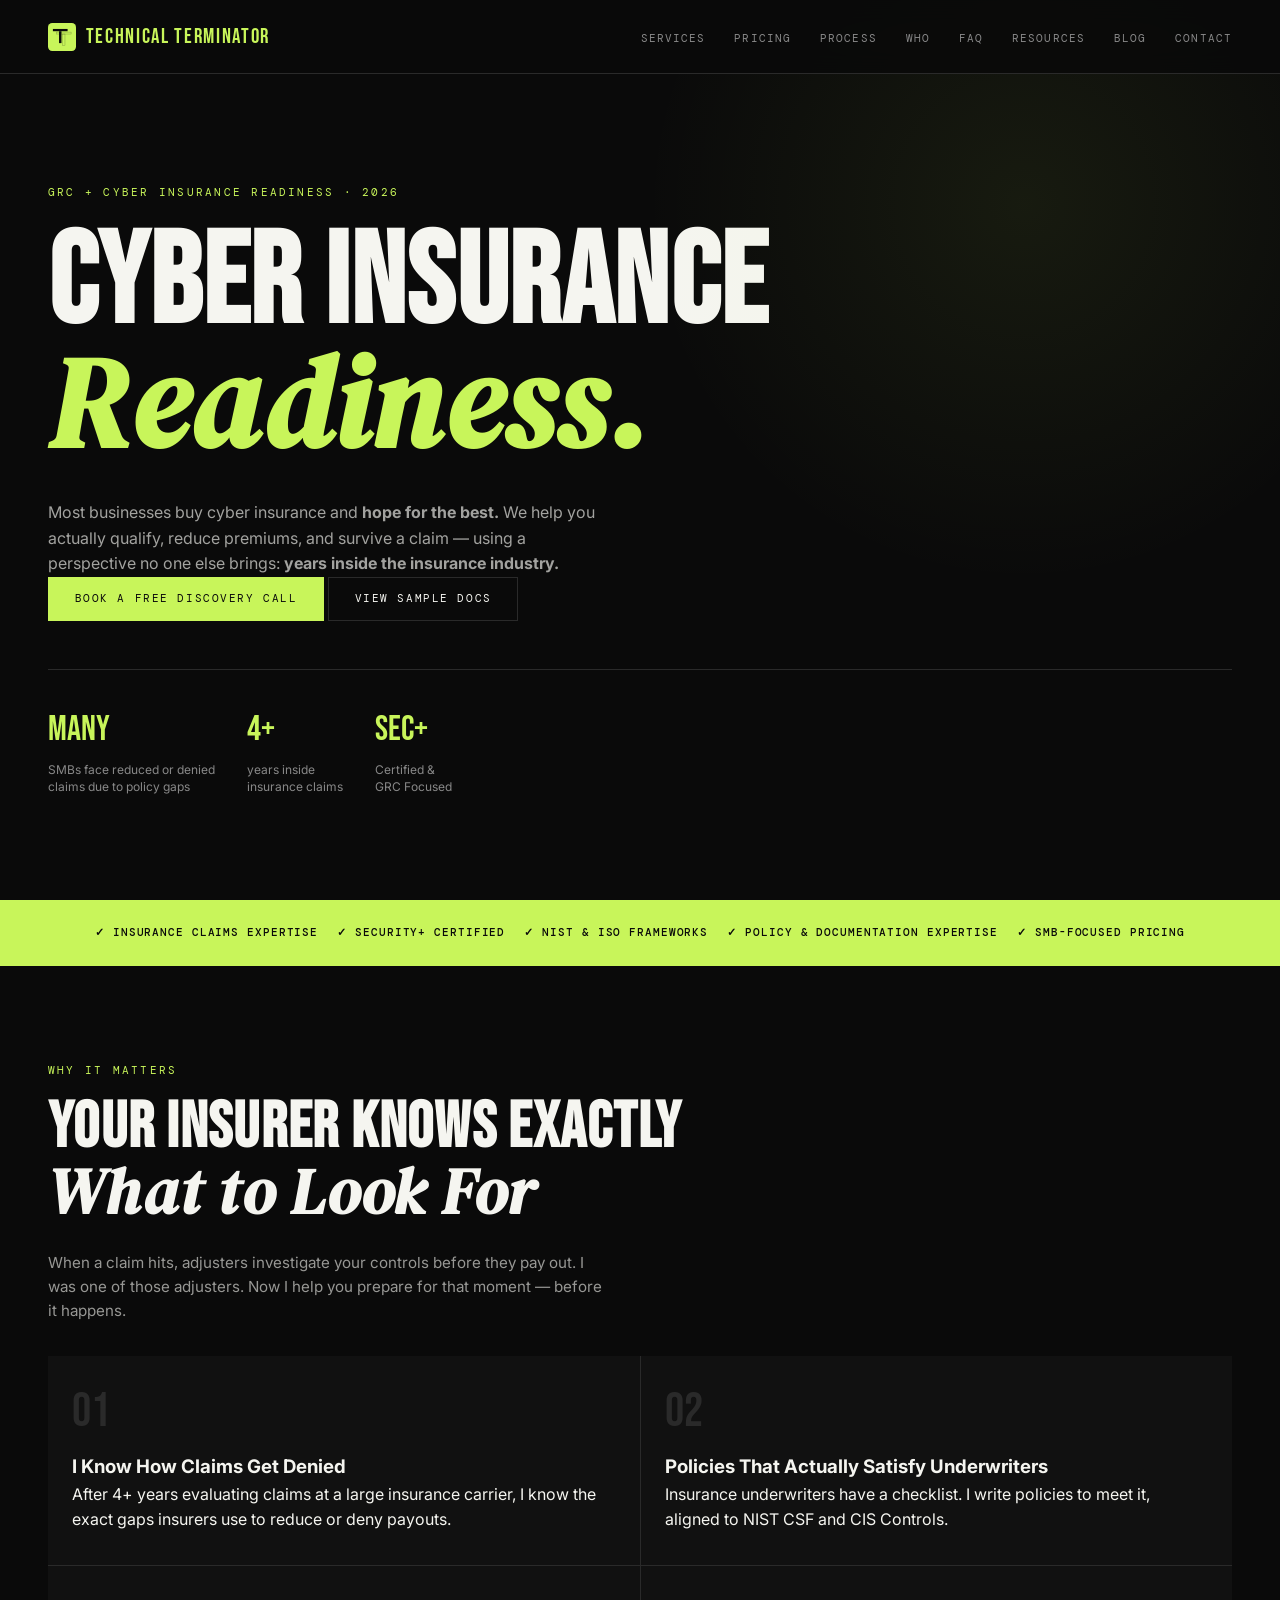
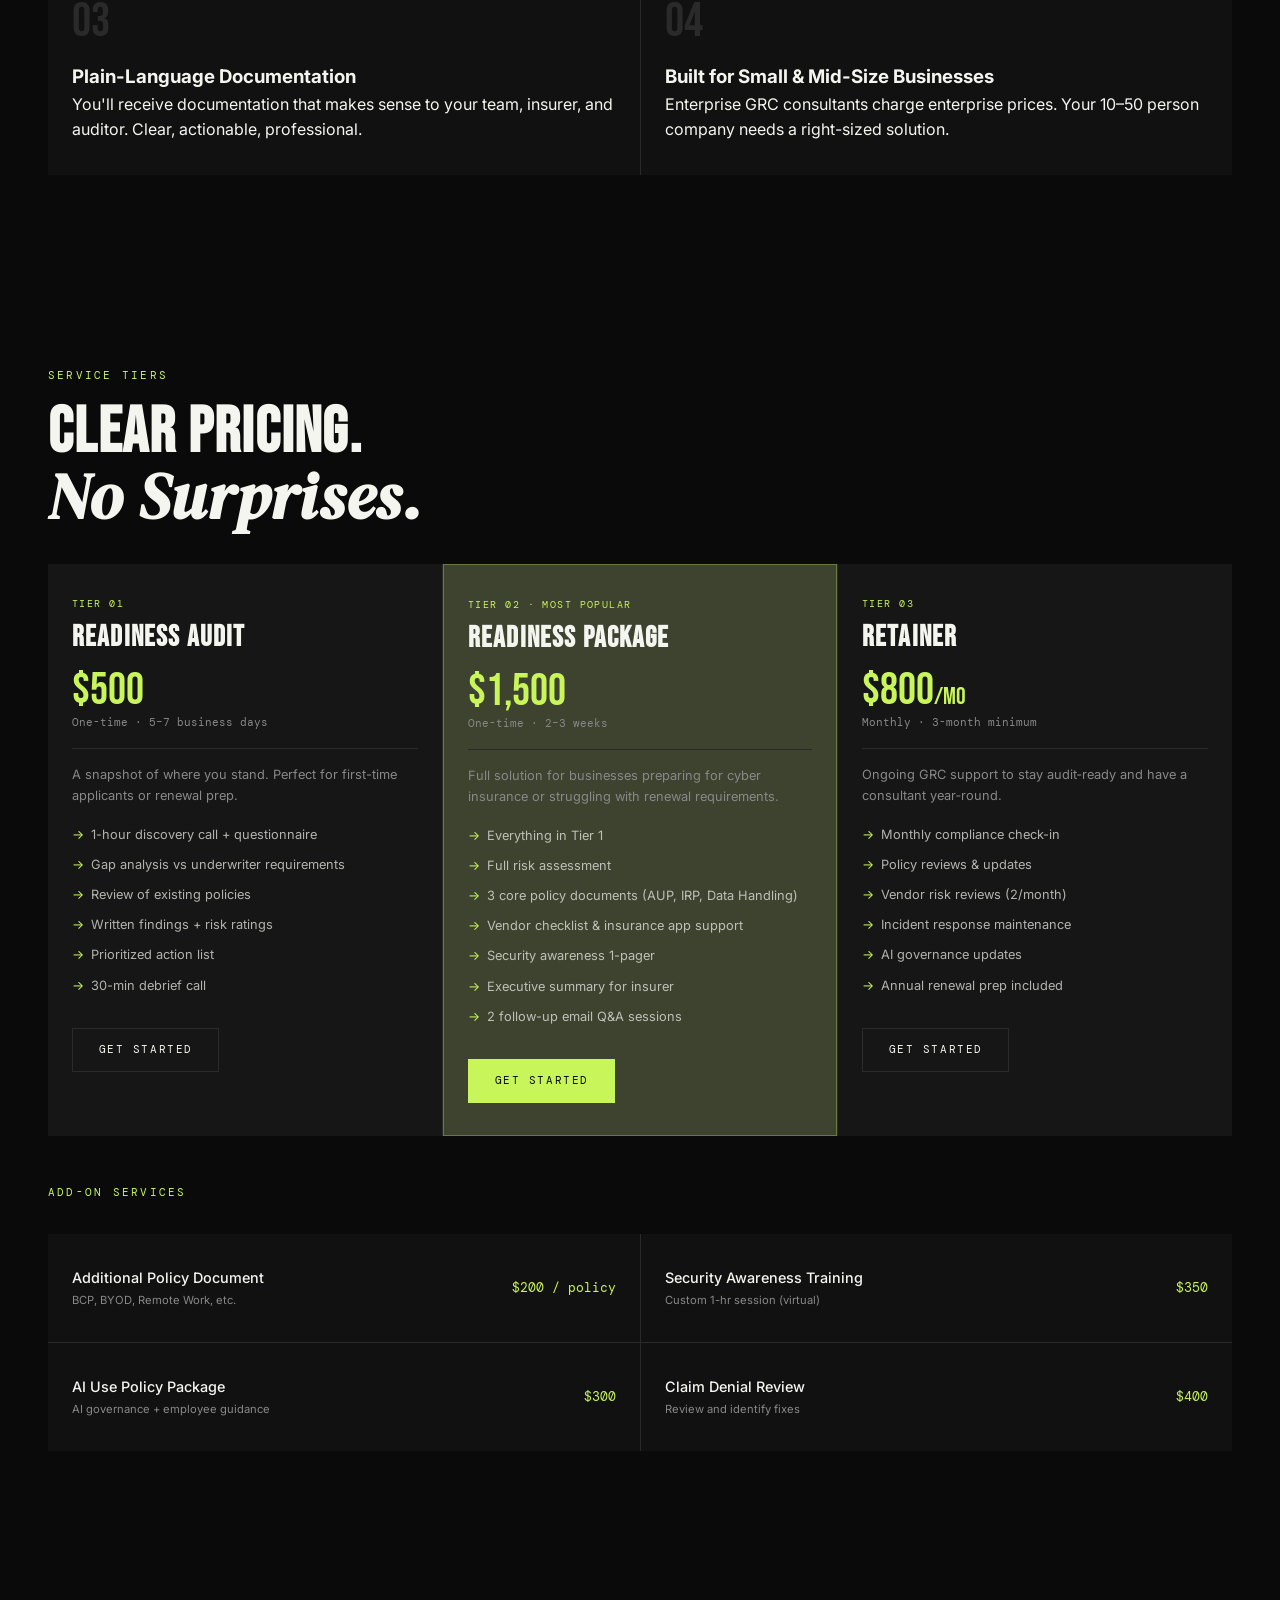
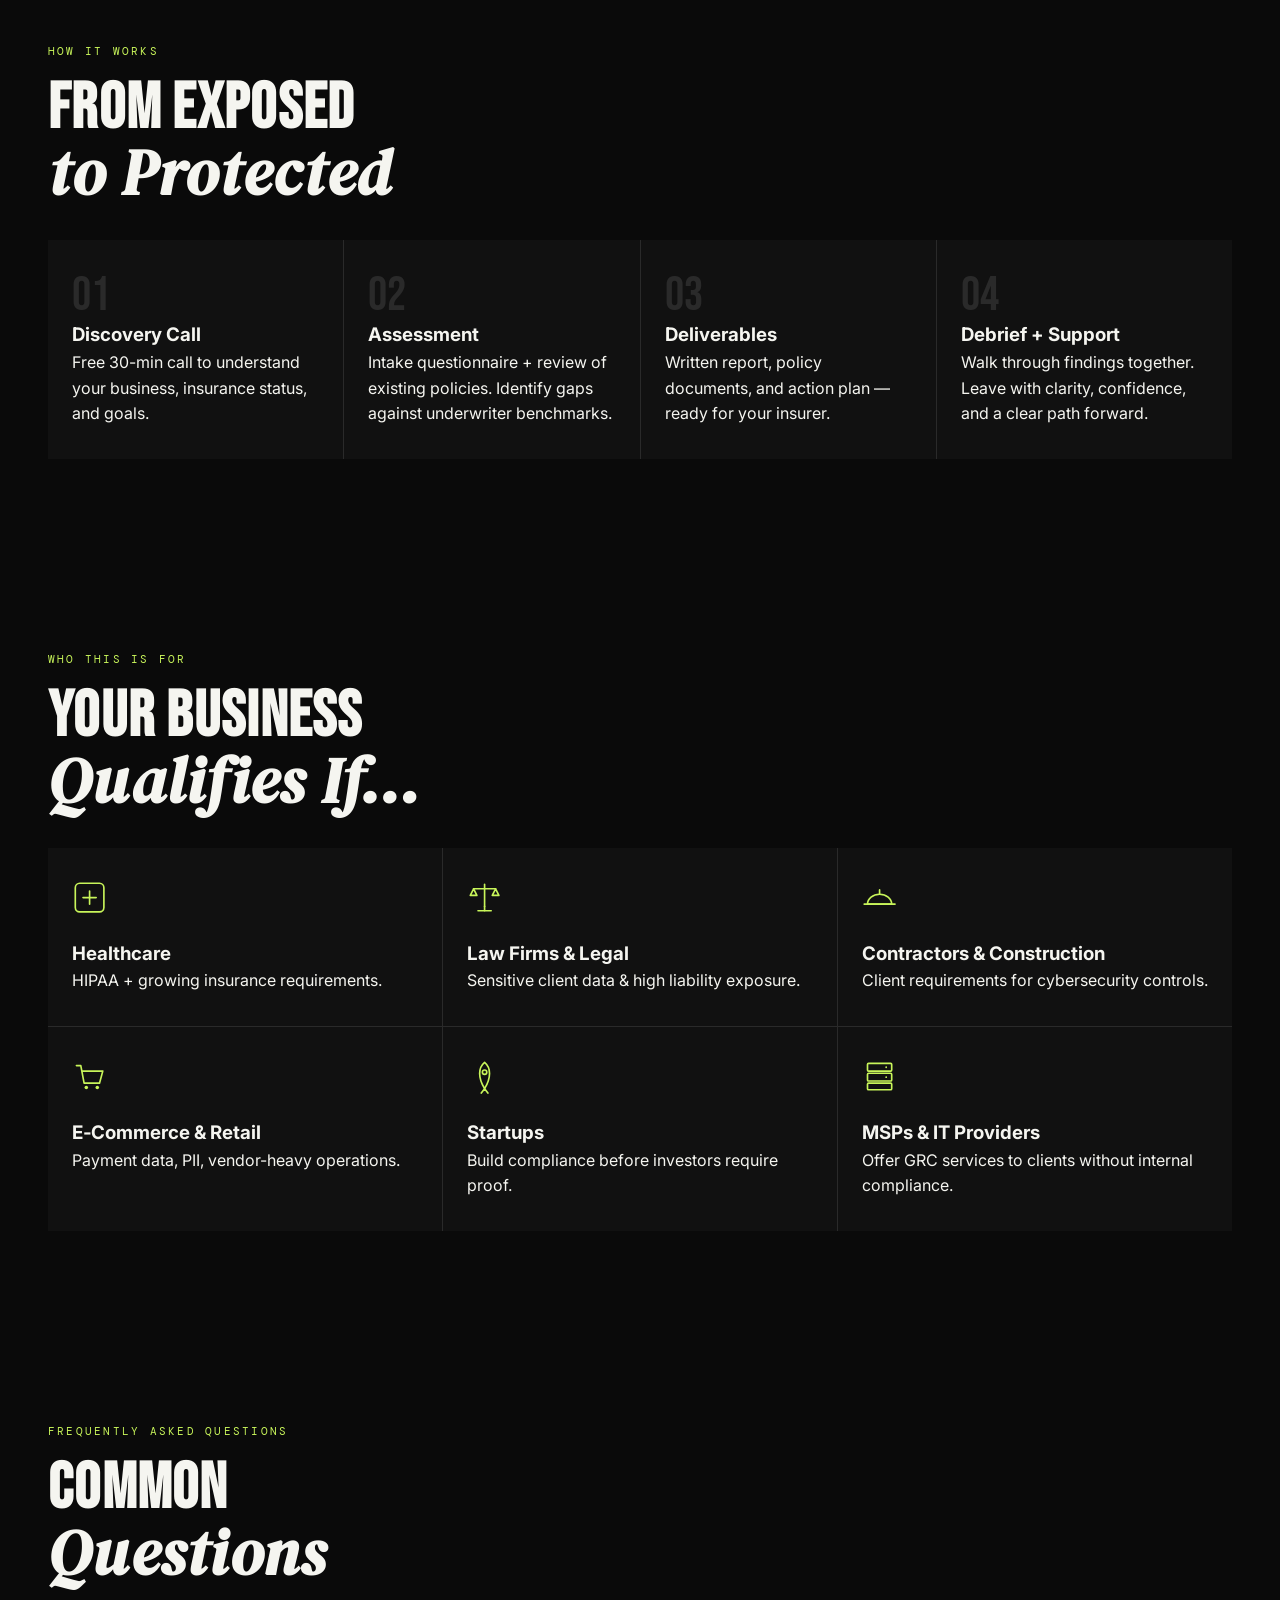
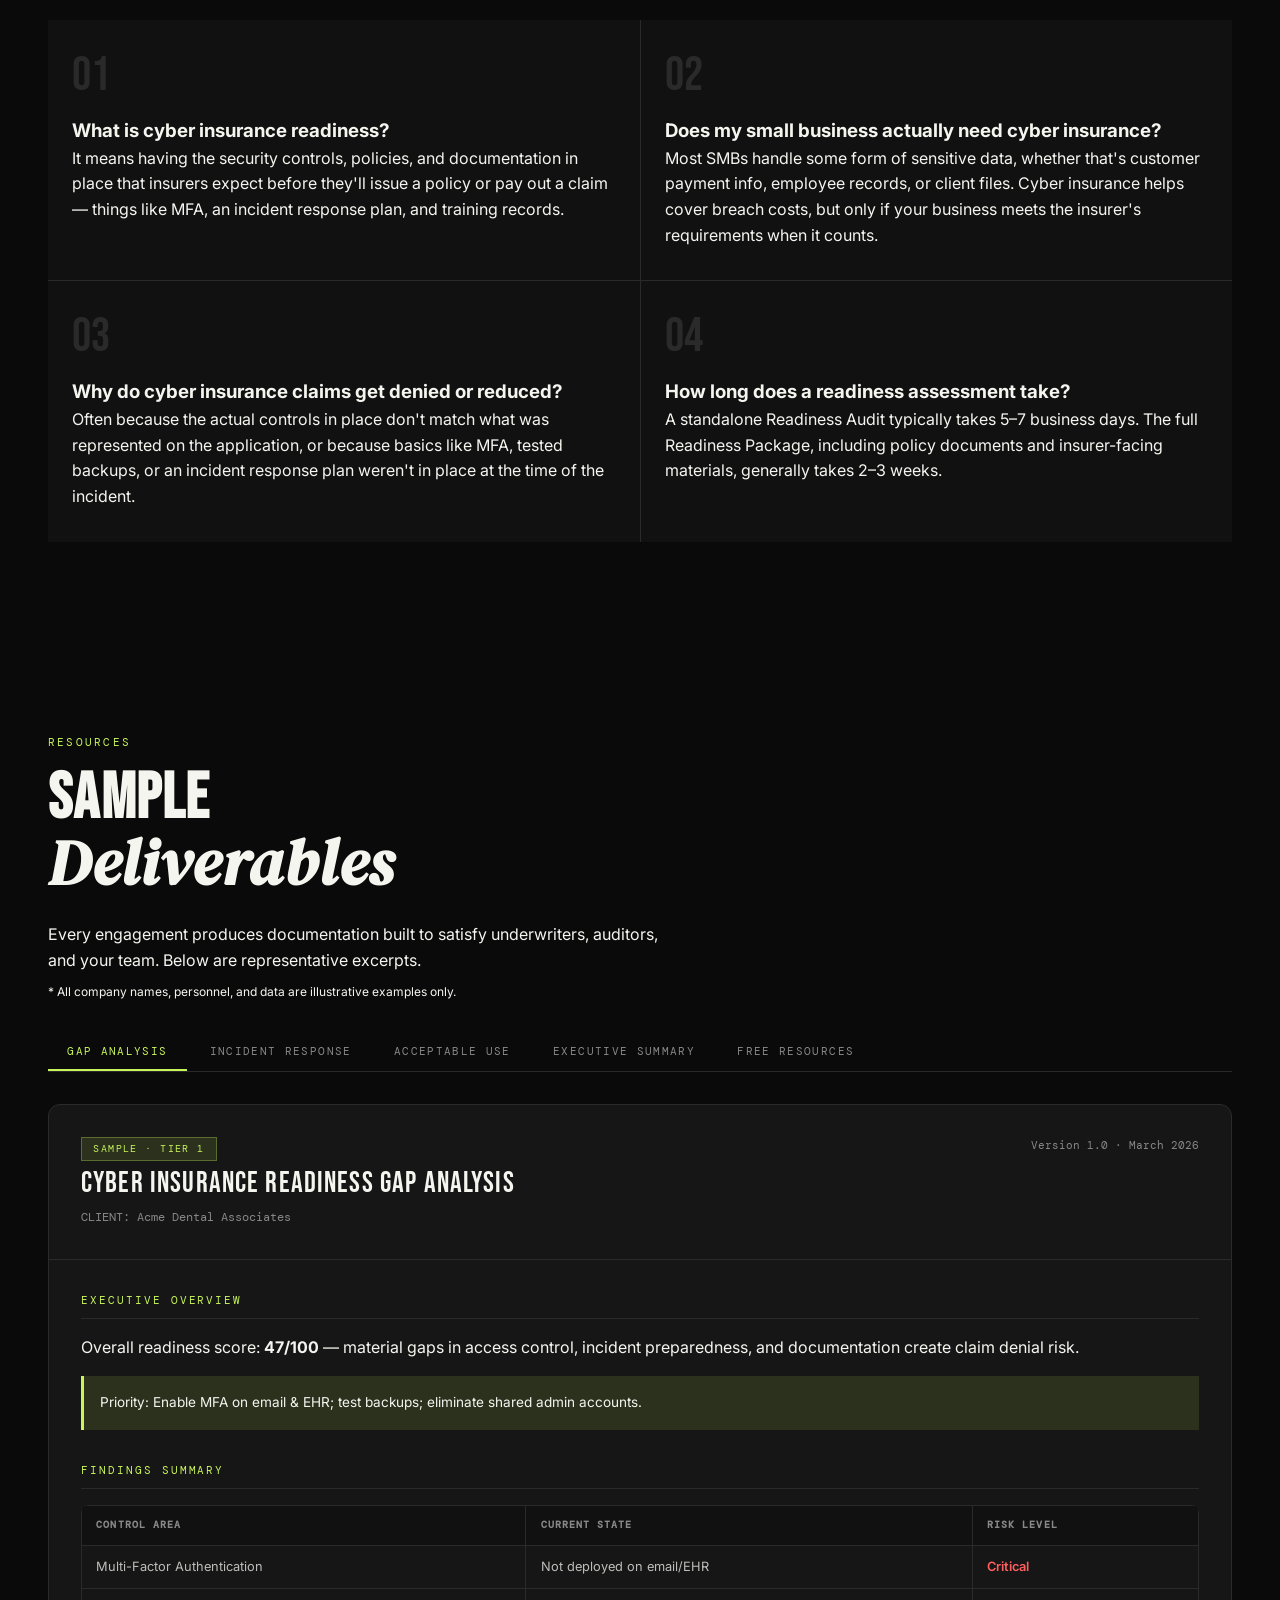
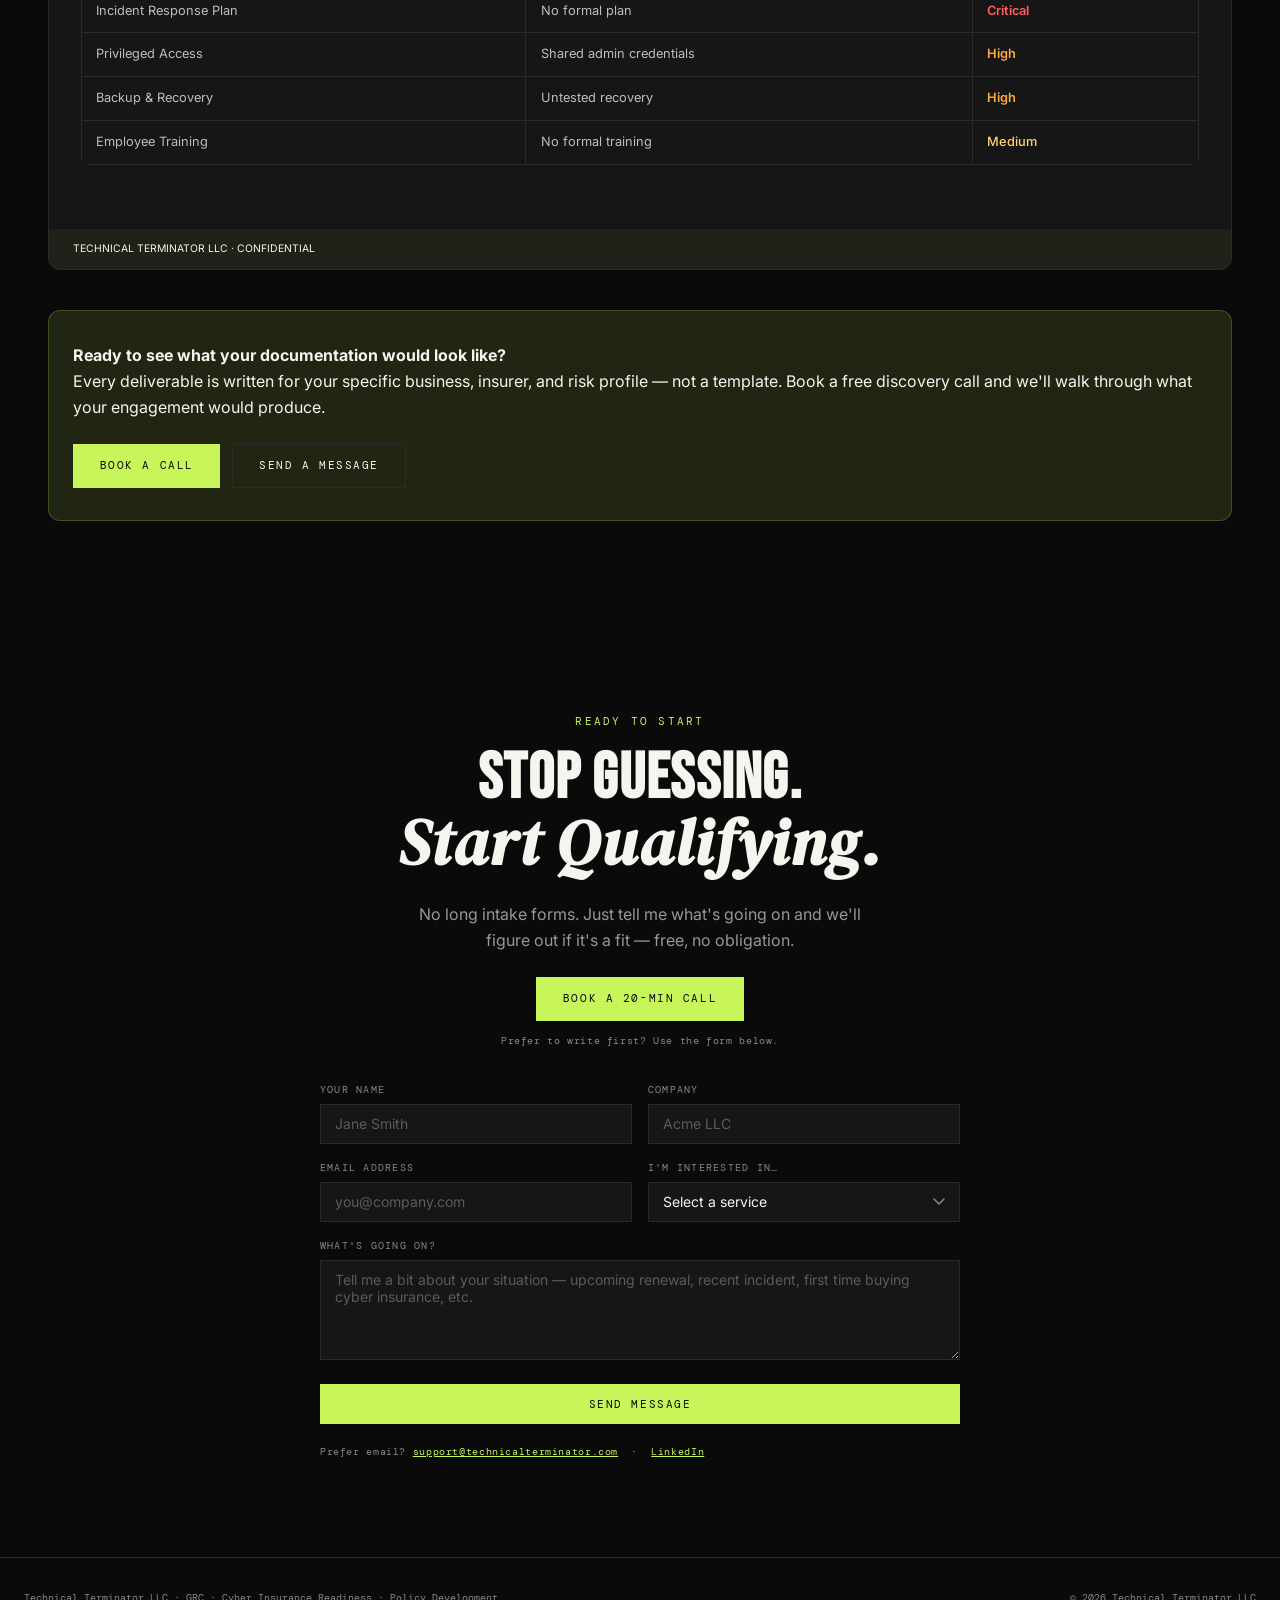
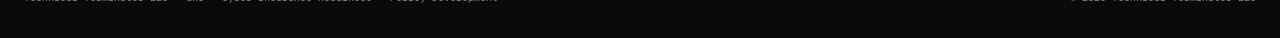
<file: index.html>
<!DOCTYPE html>
<html lang="en">
<head>
<meta charset="UTF-8" />
<meta name="viewport" content="width=device-width, initial-scale=1.0, viewport-fit=cover" />
<title>Technical Terminator — Cyber Insurance Readiness for DFW Small Businesses</title>

<!-- SEO / AI Overview optimization -->
<meta name="description" content="Cyber insurance readiness consulting for small and mid-size businesses in Dallas-Fort Worth, TX. GRC documentation, gap analysis, and policy development led by a former insurance claims investigator." />
<link rel="canonical" href="https://technicalterminator.com/" />

<!-- Open Graph -->
<meta property="og:title" content="Technical Terminator — Cyber Insurance Readiness" />
<meta property="og:description" content="Cyber insurance readiness consulting for DFW small businesses, led by a former insurance claims investigator. GRC documentation, gap analysis, and policy development." />
<meta property="og:type" content="website" />
<meta property="og:url" content="https://technicalterminator.com/" />
<meta property="og:image" content="https://technicalterminator.com/images/og-image.jpg" />

<!-- Twitter Card -->
<meta name="twitter:card" content="summary" />
<meta name="twitter:title" content="Technical Terminator — Cyber Insurance Readiness" />
<meta name="twitter:description" content="GRC and cyber insurance readiness consulting for DFW small businesses, from a former insurance claims investigator." />

<link rel="preconnect" href="https://fonts.googleapis.com" />
<link rel="preconnect" href="https://fonts.gstatic.com" crossorigin />
<link href="https://fonts.googleapis.com/css2?family=Bebas+Neue&family=DM+Serif+Display:ital@0;1&family=DM+Mono:wght@400;500&family=Inter:wght@300;400;500;600;700&display=swap" rel="stylesheet" />
<link rel="icon" type="image/svg+xml" href="favicon.svg" />

<!-- Structured data: who/what/where for AI Overviews and search -->
<script type="application/ld+json">
{
  "@context": "https://schema.org",
  "@type": "ProfessionalService",
  "name": "Technical Terminator LLC",
  "description": "Cyber insurance readiness and GRC consulting for small and mid-size businesses, led by a former insurance claims investigator.",
  "url": "https://technicalterminator.com",
  "email": "support@technicalterminator.com",
  "areaServed": {
    "@type": "Place",
    "name": "Dallas-Fort Worth, Texas"
  },
  "priceRange": "$500-$1500",
  "serviceType": [
    "Cyber Insurance Readiness Assessment",
    "GRC Policy Development",
    "Security Awareness Training",
    "Vendor Risk Review"
  ]
}
</script>

<!-- Structured data: FAQ for AI Overviews -->
<script type="application/ld+json">
{
  "@context": "https://schema.org",
  "@type": "FAQPage",
  "mainEntity": [
    {
      "@type": "Question",
      "name": "What is cyber insurance readiness?",
      "acceptedAnswer": {
        "@type": "Answer",
        "text": "Cyber insurance readiness means having the security controls, policies, and documentation in place that insurers expect before they'll issue a policy or pay out a claim. It includes things like multi-factor authentication, an incident response plan, and employee training records."
      }
    },
    {
      "@type": "Question",
      "name": "Does my small business actually need cyber insurance?",
      "acceptedAnswer": {
        "@type": "Answer",
        "text": "Most small and mid-size businesses handle some form of sensitive data, whether it's customer payment information, employee records, or client files, which makes them a target for cyberattacks. Cyber insurance helps cover the costs of a breach, but only if your business meets the insurer's requirements at the time of a claim."
      }
    },
    {
      "@type": "Question",
      "name": "Why do cyber insurance claims get denied or reduced?",
      "acceptedAnswer": {
        "@type": "Answer",
        "text": "Claims are often reduced or denied when a business's actual security controls don't match what was represented on the insurance application, or when basic protections like MFA, tested backups, or an incident response plan were missing at the time of the incident."
      }
    },
    {
      "@type": "Question",
      "name": "How long does a cyber insurance readiness assessment take?",
      "acceptedAnswer": {
        "@type": "Answer",
        "text": "A standalone Readiness Audit typically takes 5 to 7 business days from the discovery call to the written findings. The full Readiness Package, which includes policy documents and insurer-facing materials, generally takes 2 to 3 weeks."
      }
    }
  ]
}
</script>

<style>
  * {
    margin: 0;
    padding: 0;
    box-sizing: border-box;
  }

  :root {
    --black: #0a0a0a;
    --off-black: #111111;
    --card: #161616;
    --border: #2a2a2a;
    --accent: #c8f55a;
    --accent-dim: rgba(200,245,90,0.12);
    --accent-mid: rgba(200,245,90,0.25);
    --white: #f5f5f0;
    --muted: #888;
    --serif: 'DM Serif Display', serif;
    --display: 'Bebas Neue', sans-serif;
    --mono: 'DM Mono', monospace;
    --body: 'Inter', sans-serif;
  }

  body {
    background: var(--black);
    color: var(--white);
    font-family: var(--body);
    font-size: 16px;
    line-height: 1.6;
    -webkit-font-smoothing: antialiased;
  }

  /* ===== NAV ===== */
  nav {
    position: fixed;
    top: 0;
    left: 0;
    right: 0;
    z-index: 100;
    display: flex;
    align-items: center;
    justify-content: space-between;
    padding: 1rem 1.5rem;
    background: rgba(10, 10, 10, 0.94);
    backdrop-filter: blur(12px);
    border-bottom: 1px solid var(--border);
  }

  .nav-logo-wrap {
    display: flex;
    align-items: center;
    gap: 0.6rem;
  }

  .nav-icon {
    width: 28px;
    height: 28px;
    flex-shrink: 0;
  }

  .nav-logo {
    font-family: var(--display);
    font-size: 1.3rem;
    letter-spacing: 0.08em;
    color: var(--accent);
  }

  .nav-links {
    display: flex;
    gap: 1rem;
    list-style: none;
    flex-wrap: wrap;
    justify-content: flex-end;
  }

  .nav-links a {
    font-family: var(--mono);
    font-size: 0.7rem;
    letter-spacing: 0.1em;
    text-transform: uppercase;
    color: var(--muted);
    text-decoration: none;
    transition: color 0.2s;
    white-space: nowrap;
  }

  .nav-links a:hover {
    color: var(--accent);
  }

  /* ===== HERO ===== */
  .hero {
    min-height: 100vh;
    display: flex;
    flex-direction: column;
    justify-content: center;
    padding: 7rem 1.5rem 3rem;
    position: relative;
    overflow: hidden;
  }

  .hero::before {
    content: '';
    position: absolute;
    top: -20%;
    right: -10%;
    width: 60vw;
    height: 60vw;
    background: radial-gradient(ellipse, rgba(200, 245, 90, 0.07) 0%, transparent 70%);
    pointer-events: none;
  }

  .hero-eyebrow {
    font-family: var(--mono);
    font-size: 0.7rem;
    letter-spacing: 0.2em;
    text-transform: uppercase;
    color: var(--accent);
    margin-bottom: 1.5rem;
  }

  .hero h1 {
    font-family: var(--display);
    font-size: clamp(3rem, 10vw, 9rem);
    line-height: 0.92;
    letter-spacing: 0.01em;
    max-width: 800px;
  }

  .hero h1 em {
    font-family: var(--serif);
    font-style: italic;
    color: var(--accent);
  }

  .hero-sub {
    max-width: 560px;
    margin-top: 2rem;
    font-size: 1rem;
    color: rgba(245, 245, 240, 0.65);
  }

  .btn {
    display: inline-block;
    padding: 0.75rem 1.6rem;
    font-family: var(--mono);
    font-size: 0.7rem;
    letter-spacing: 0.14em;
    text-transform: uppercase;
    text-decoration: none;
    border: 1px solid var(--accent);
    color: var(--black);
    background: var(--accent);
    transition: all 0.2s;
    cursor: pointer;
    text-align: center;
  }

  .btn:hover {
    background: transparent;
    color: var(--accent);
  }

  .btn-ghost {
    background: transparent;
    color: var(--white);
    border-color: var(--border);
  }

  .btn-ghost:hover {
    border-color: var(--white);
    color: var(--white);
  }

  .hero-stats {
    display: flex;
    gap: 2rem;
    margin-top: 3rem;
    padding-top: 2rem;
    border-top: 1px solid var(--border);
    flex-wrap: wrap;
  }

  .stat-val {
    font-family: var(--display);
    font-size: 2.2rem;
    color: var(--accent);
  }

  .stat-label {
    font-size: 0.75rem;
    color: var(--muted);
    margin-top: 0.25rem;
    line-height: 1.4;
  }

  /* ===== SECTIONS ===== */
  section {
    padding: 4rem 1.5rem;
  }

  .section-label {
    font-family: var(--mono);
    font-size: 0.7rem;
    letter-spacing: 0.2em;
    text-transform: uppercase;
    color: var(--accent);
    margin-bottom: 1rem;
  }

  h2 {
    font-family: var(--display);
    font-size: clamp(2.2rem, 5vw, 4.5rem);
    line-height: 1;
    letter-spacing: 0.02em;
    margin-bottom: 1.5rem;
  }

  h2 em {
    font-family: var(--serif);
    font-style: italic;
  }

  /* Edge strip */
  .edge {
    background: var(--accent);
    color: var(--black);
    padding: 1.5rem 1.5rem;
  }

  .edge-inner {
    display: flex;
    align-items: center;
    justify-content: center;
    flex-wrap: wrap;
    gap: 1rem;
  }

  .edge-items {
    display: flex;
    gap: 1.2rem;
    flex-wrap: wrap;
    justify-content: center;
  }

  .edge-item {
    display: flex;
    align-items: center;
    gap: 0.5rem;
    font-family: var(--mono);
    font-size: 0.7rem;
    font-weight: 500;
    letter-spacing: 0.08em;
    text-transform: uppercase;
    color: var(--black);
  }

  .edge-item::before {
    content: '✓';
    font-weight: 700;
  }

  /* ===== GRIDS (mobile-first, then tablet/desktop) ===== */
  .why-grid,
  .tier-grid,
  .who-grid,
  .process-steps,
  .addon-grid {
    display: grid;
    grid-template-columns: 1fr;
    gap: 1px;
    background: var(--border);
    margin-top: 2rem;
  }

  .why-card,
  .tier-card,
  .who-card,
  .step,
  .addon {
    background: var(--off-black);
    padding: 2rem 1.5rem;
    transition: background 0.2s;
  }

  .tier-card {
    background: var(--card);
  }

  .tier-card.featured {
    background: var(--accent-dim);
    border: 1px solid rgba(200, 245, 90, 0.3);
  }

  .why-num {
    font-family: var(--display);
    font-size: 3rem;
    color: var(--border);
    line-height: 1;
    margin-bottom: 1rem;
  }

  .tier-tag {
    font-family: var(--mono);
    font-size: 0.6rem;
    letter-spacing: 0.15em;
    text-transform: uppercase;
    color: var(--accent);
  }

  .tier-card h3 {
    font-family: var(--display);
    font-size: 1.8rem;
    letter-spacing: 0.04em;
    margin: 0.25rem 0 0.5rem;
  }

  .tier-price {
    font-family: var(--display);
    font-size: 2.8rem;
    color: var(--accent);
    line-height: 1;
  }

  .tier-period {
    font-family: var(--mono);
    font-size: 0.7rem;
    color: var(--muted);
  }

  .tier-desc {
    font-size: 0.8rem;
    color: var(--muted);
    margin: 1rem 0 1.2rem;
    border-top: 1px solid var(--border);
    padding-top: 1rem;
  }

  .tier-list {
    list-style: none;
    display: flex;
    flex-direction: column;
    gap: 0.6rem;
    margin-bottom: 2rem;
  }

  .tier-list li {
    font-size: 0.8rem;
    color: rgba(245, 245, 240, 0.7);
    padding-left: 1.2rem;
    position: relative;
  }

  .tier-list li::before {
    content: '→';
    position: absolute;
    left: 0;
    color: var(--accent);
  }

  .addon {
    display: flex;
    justify-content: space-between;
    align-items: center;
    flex-wrap: wrap;
    gap: 0.8rem;
  }

  .addon-name {
    font-size: 0.9rem;
    font-weight: 500;
  }

  .addon-sub {
    font-size: 0.7rem;
    color: var(--muted);
    margin-top: 0.2rem;
  }

  .addon-price {
    font-family: var(--mono);
    font-size: 0.8rem;
    color: var(--accent);
    white-space: nowrap;
  }

  .step-num {
    font-family: var(--display);
    font-size: 3rem;
    color: var(--border);
    line-height: 1;
  }

  .who-icon {
    font-size: 2rem;
    margin-bottom: 1rem;
  }

  .who-icon-svg {
    width: 2.2rem;
    height: 2.2rem;
    margin-bottom: 1rem;
    stroke: var(--accent);
    stroke-width: 1.5;
    fill: none;
    stroke-linecap: round;
    stroke-linejoin: round;
  }

  /* ===== TABLES: fully responsive (scroll on mobile) ===== */
  .doc-table-wrapper {
    width: 100%;
    overflow-x: auto;
    -webkit-overflow-scrolling: touch;
    margin: 1rem 0;
    border-radius: 8px;
  }

  .doc-table {
    width: 100%;
    border-collapse: collapse;
    font-size: 0.8rem;
    min-width: 560px;
  }

  .doc-table th,
  .doc-table td {
    padding: 0.7rem 0.9rem;
    border: 1px solid var(--border);
    text-align: left;
    vertical-align: top;
    color: rgba(245, 245, 240, 0.75);
  }

  .doc-table th {
    background: var(--off-black);
    font-family: var(--mono);
    font-size: 0.65rem;
    letter-spacing: 0.1em;
    text-transform: uppercase;
    color: var(--muted);
  }

  .doc-table tr:hover td {
    background: rgba(255, 255, 255, 0.02);
  }

  .risk-critical {
    color: #ff5f5f;
    font-weight: 600;
  }

  .risk-high {
    color: #ffaa3c;
    font-weight: 600;
  }

  .risk-medium {
    color: #ffd166;
    font-weight: 500;
  }

  .risk-low {
    color: var(--accent);
    font-weight: 500;
  }

  /* Resource tabs & cards */
  .resources {
    background: var(--black);
  }

  .resources-intro {
    max-width: 640px;
    margin-bottom: 2rem;
  }

  .doc-tabs {
    display: flex;
    gap: 0.25rem;
    border-bottom: 1px solid var(--border);
    margin-bottom: 2rem;
    overflow-x: auto;
    flex-wrap: nowrap;
    scrollbar-width: thin;
  }

  .doc-tab {
    font-family: var(--mono);
    font-size: 0.7rem;
    letter-spacing: 0.12em;
    text-transform: uppercase;
    padding: 0.7rem 1.2rem;
    color: var(--muted);
    cursor: pointer;
    background: transparent;
    border: none;
    border-bottom: 2px solid transparent;
    white-space: nowrap;
    transition: all 0.2s;
  }

  .doc-tab:hover {
    color: var(--white);
  }

  .doc-tab.active {
    color: var(--accent);
    border-bottom-color: var(--accent);
  }

  .doc-panel {
    display: none;
  }

  .doc-panel.active {
    display: block;
  }

  .doc-card {
    background: var(--card);
    border: 1px solid var(--border);
    border-radius: 12px;
    overflow: hidden;
    width: 100%;
  }

  .doc-header {
    display: flex;
    flex-wrap: wrap;
    justify-content: space-between;
    align-items: flex-start;
    gap: 1rem;
    padding: 1.5rem;
    border-bottom: 1px solid var(--border);
  }

  .doc-meta {
    display: flex;
    flex-direction: column;
    gap: 0.4rem;
  }

  .doc-badge {
    font-family: var(--mono);
    font-size: 0.6rem;
    letter-spacing: 0.15em;
    text-transform: uppercase;
    padding: 0.2rem 0.7rem;
    background: var(--accent-dim);
    color: var(--accent);
    border: 1px solid rgba(200, 245, 90, 0.3);
    display: inline-block;
    width: fit-content;
  }

  .doc-title {
    font-family: var(--display);
    font-size: 1.4rem;
    letter-spacing: 0.04em;
    line-height: 1.2;
  }

  .doc-client {
    font-size: 0.75rem;
    color: var(--muted);
    font-family: var(--mono);
  }

  .doc-version {
    font-family: var(--mono);
    font-size: 0.7rem;
    color: var(--muted);
    text-align: right;
  }

  .doc-body {
    padding: 1.5rem;
  }

  .doc-section {
    margin-bottom: 2rem;
  }

  .doc-section-title {
    font-family: var(--mono);
    font-size: 0.68rem;
    letter-spacing: 0.18em;
    text-transform: uppercase;
    color: var(--accent);
    padding-bottom: 0.5rem;
    border-bottom: 1px solid var(--border);
    margin-bottom: 1rem;
  }

  .doc-highlight {
    background: var(--accent-dim);
    border-left: 3px solid var(--accent);
    padding: 1rem;
    font-size: 0.85rem;
    margin: 1rem 0;
  }

  .doc-ol,
  .doc-ul {
    list-style: none;
    padding-left: 0;
  }

  .doc-ol li,
  .doc-ul li {
    font-size: 0.85rem;
    margin-bottom: 0.75rem;
    padding-left: 1.4rem;
    position: relative;
    line-height: 1.65;
    color: rgba(245, 245, 240, 0.75);
  }

  .doc-ul li::before {
    content: '→';
    position: absolute;
    left: 0;
    color: var(--accent);
  }

  .doc-ol li .step-n {
    font-family: var(--mono);
    font-weight: 500;
    color: var(--accent);
    position: absolute;
    left: 0;
    top: 0;
  }

  .resource-cta {
    margin-top: 2.5rem;
    padding: 2rem 1.5rem;
    background: var(--accent-dim);
    border: 1px solid rgba(200, 245, 90, 0.2);
    display: flex;
    flex-wrap: wrap;
    align-items: center;
    justify-content: space-between;
    gap: 1.5rem;
    border-radius: 12px;
  }

  .cta-section {
    text-align: center;
  }

  footer {
    padding: 2rem 1.5rem;
    border-top: 1px solid var(--border);
    display: flex;
    flex-direction: column;
    align-items: center;
    text-align: center;
    gap: 1rem;
    font-family: var(--mono);
    font-size: 0.65rem;
    color: var(--muted);
  }

  /* ===== MEDIA QUERIES (tablet & desktop) ===== */
  @media (min-width: 640px) {
    nav {
      padding: 1.25rem 2rem;
    }
    .nav-links {
      gap: 1.8rem;
    }
    section {
      padding: 5rem 2rem;
    }
    .hero {
      padding: 8rem 2rem 4rem;
    }
    .why-grid,
    .tier-grid,
    .who-grid,
    .process-steps {
      grid-template-columns: repeat(2, 1fr);
    }
    .addon-grid {
      grid-template-columns: repeat(2, 1fr);
    }
    .doc-header {
      padding: 2rem;
    }
    .doc-body {
      padding: 2rem;
    }
    footer {
      flex-direction: row;
      justify-content: space-between;
      text-align: left;
    }
  }

  @media (min-width: 1024px) {
    nav {
      padding: 1.25rem 3rem;
    }
    section {
      padding: 6rem 3rem;
    }
    .hero {
      padding: 9rem 3rem 4rem;
    }
    .why-grid,
    .tier-grid,
    .who-grid,
    .process-steps {
      grid-template-columns: repeat(4, 1fr);
    }
    .tier-grid {
      grid-template-columns: repeat(3, 1fr);
    }
    .why-grid {
      grid-template-columns: repeat(2, 1fr);
    }
    .who-grid {
      grid-template-columns: repeat(3, 1fr);
    }
    .process-steps {
      grid-template-columns: repeat(4, 1fr);
    }
    .addon-grid {
      grid-template-columns: repeat(2, 1fr);
    }
    .doc-title {
      font-size: 1.8rem;
    }
  }

  @media (max-width: 480px) {
    .hero-stats {
      flex-direction: column;
      gap: 1rem;
    }
    .tier-price {
      font-size: 2.2rem;
    }
    .btn {
      padding: 0.6rem 1.2rem;
      font-size: 0.65rem;
    }
    .hero-cta .btn {
      display: inline-block;
      margin-bottom: 0.6rem;
    }
    .btn-ghost {
      margin-left: 0;
      margin-top: 0.5rem;
    }
  }
  /* ===== CONTACT FORM ===== */
  .contact-form-wrap {
    max-width: 640px;
    margin: 0 auto;
    text-align: left;
  }

  .contact-form {
    display: flex;
    flex-direction: column;
    gap: 1rem;
  }

  .form-row {
    display: grid;
    grid-template-columns: 1fr 1fr;
    gap: 1rem;
  }

  .form-group {
    display: flex;
    flex-direction: column;
    gap: 0.35rem;
  }

  .form-group label {
    font-family: var(--mono);
    font-size: 0.65rem;
    letter-spacing: 0.12em;
    text-transform: uppercase;
    color: var(--muted);
  }

  .form-group input,
  .form-group select,
  .form-group textarea {
    background: var(--card);
    border: 1px solid var(--border);
    color: var(--white);
    font-family: var(--body);
    font-size: 0.875rem;
    padding: 0.65rem 0.85rem;
    outline: none;
    transition: border-color 0.2s;
    width: 100%;
    border-radius: 0;
    -webkit-appearance: none;
    appearance: none;
  }

  .form-group select {
    background-image: url("data:image/svg+xml,%3Csvg xmlns='http://www.w3.org/2000/svg' width='12' height='8' viewBox='0 0 12 8'%3E%3Cpath d='M1 1l5 5 5-5' stroke='%23888' stroke-width='1.5' fill='none' stroke-linecap='round'/%3E%3C/svg%3E");
    background-repeat: no-repeat;
    background-position: right 0.85rem center;
    padding-right: 2.2rem;
    cursor: pointer;
  }

  .form-group input:focus,
  .form-group select:focus,
  .form-group textarea:focus {
    border-color: var(--accent);
  }

  .form-group input::placeholder,
  .form-group textarea::placeholder {
    color: var(--muted);
    opacity: 0.6;
  }

  .form-group textarea {
    resize: vertical;
    min-height: 100px;
  }

  .form-group select option {
    background: var(--card);
    color: var(--white);
  }

  @media (max-width: 560px) {
    .form-row {
      grid-template-columns: 1fr;
    }
  }
</style>
</head>
<body>

<nav>
  <div class="nav-logo-wrap">
    <svg class="nav-icon" viewBox="0 0 80 80" fill="none" xmlns="http://www.w3.org/2000/svg" aria-hidden="true">
      <rect width="80" height="80" rx="12" fill="#c8f55a"/>
      <rect x="24" y="26" width="42" height="5.5" stroke="#0a0a0a" stroke-width="1.2" fill="none" opacity="0.4"/>
      <rect x="41.5" y="31.5" width="7" height="32" stroke="#0a0a0a" stroke-width="1.2" fill="none" opacity="0.4"/>
      <rect x="14" y="17" width="42" height="6.5" fill="#0a0a0a"/>
      <rect x="31.5" y="23.5" width="7" height="34" fill="#0a0a0a"/>
    </svg>
    <div class="nav-logo">Technical Terminator</div>
  </div>
  <ul class="nav-links">
    <li><a href="#services">Services</a></li>
    <li><a href="#pricing">Pricing</a></li>
    <li><a href="#process">Process</a></li>
    <li><a href="#who">Who</a></li>
    <li><a href="#faq">FAQ</a></li>
    <li><a href="#resources">Resources</a></li>
    <li><a href="/blog/">Blog</a></li>
    <li><a href="#contact">Contact</a></li>
  </ul>
</nav>

<section class="hero">
  <p class="hero-eyebrow">GRC + Cyber Insurance Readiness · 2026</p>
  <h1>Cyber Insurance<br><em>Readiness.</em></h1>
  <p class="hero-sub">Most businesses buy cyber insurance and <strong>hope for the best.</strong> We help you actually qualify, reduce premiums, and survive a claim — using a perspective no one else brings: <strong>years inside the insurance industry.</strong></p>
  <div class="hero-cta">
    <a href="#contact" class="btn">Book a Free Discovery Call</a>
    <a href="#resources" class="btn btn-ghost">View Sample Docs</a>
  </div>
  <div class="hero-stats">
    <div><div class="stat-val">Many</div><div class="stat-label">SMBs face reduced or denied<br>claims due to policy gaps</div></div>
    <div><div class="stat-val">4+</div><div class="stat-label">years inside<br>insurance claims</div></div>
    <div><div class="stat-val">SEC+</div><div class="stat-label">Certified &amp;<br>GRC Focused</div></div>
  </div>
</section>

<div class="edge">
  <div class="edge-inner">
    <div class="edge-items">
      <div class="edge-item">Insurance Claims Expertise</div>
      <div class="edge-item">Security+ Certified</div>
      <div class="edge-item">NIST &amp; ISO Frameworks</div>
      <div class="edge-item">Policy &amp; Documentation Expertise</div>
      <div class="edge-item">SMB-Focused Pricing</div>
    </div>
  </div>
</div>

<section id="services">
  <p class="section-label">Why It Matters</p>
  <h2>Your Insurer Knows Exactly<br><em>What to Look For</em></h2>
  <p style="max-width:560px; color:rgba(245,245,240,0.6); font-size:0.95rem;">When a claim hits, adjusters investigate your controls before they pay out. I was one of those adjusters. Now I help you prepare for that moment — before it happens.</p>
  <div class="why-grid">
    <div class="why-card"><div class="why-num">01</div><h3>I Know How Claims Get Denied</h3><p>After 4+ years evaluating claims at a large insurance carrier, I know the exact gaps insurers use to reduce or deny payouts.</p></div>
    <div class="why-card"><div class="why-num">02</div><h3>Policies That Actually Satisfy Underwriters</h3><p>Insurance underwriters have a checklist. I write policies to meet it, aligned to NIST CSF and CIS Controls.</p></div>
    <div class="why-card"><div class="why-num">03</div><h3>Plain-Language Documentation</h3><p>You'll receive documentation that makes sense to your team, insurer, and auditor. Clear, actionable, professional.</p></div>
    <div class="why-card"><div class="why-num">04</div><h3>Built for Small &amp; Mid-Size Businesses</h3><p>Enterprise GRC consultants charge enterprise prices. Your 10–50 person company needs a right-sized solution.</p></div>
  </div>
</section>

<section id="pricing" class="tiers">
  <p class="section-label">Service Tiers</p>
  <h2>Clear Pricing.<br><em>No Surprises.</em></h2>
  <div class="tier-grid">
    <div class="tier-card"><div class="tier-tag">Tier 01</div><h3>Readiness Audit</h3><div class="tier-price">$500</div><div class="tier-period">One-time · 5–7 business days</div><p class="tier-desc">A snapshot of where you stand. Perfect for first-time applicants or renewal prep.</p><ul class="tier-list"><li>1-hour discovery call + questionnaire</li><li>Gap analysis vs underwriter requirements</li><li>Review of existing policies</li><li>Written findings + risk ratings</li><li>Prioritized action list</li><li>30-min debrief call</li></ul><a href="#contact" class="btn btn-ghost" onclick="document.getElementById('cf-interest').value='readiness-audit'">Get Started</a></div>
    <div class="tier-card featured"><div class="tier-tag">Tier 02 · Most Popular</div><h3>Readiness Package</h3><div class="tier-price">$1,500</div><div class="tier-period">One-time · 2–3 weeks</div><p class="tier-desc">Full solution for businesses preparing for cyber insurance or struggling with renewal requirements.</p><ul class="tier-list"><li>Everything in Tier 1</li><li>Full risk assessment</li><li>3 core policy documents (AUP, IRP, Data Handling)</li><li>Vendor checklist & insurance app support</li><li>Security awareness 1-pager</li><li>Executive summary for insurer</li><li>2 follow-up email Q&A sessions</li></ul><a href="#contact" class="btn" onclick="document.getElementById('cf-interest').value='readiness-package'">Get Started</a></div>
    <div class="tier-card"><div class="tier-tag">Tier 03</div><h3>Retainer</h3><div class="tier-price">$800<span style="font-size:1.5rem">/mo</span></div><div class="tier-period">Monthly · 3-month minimum</div><p class="tier-desc">Ongoing GRC support to stay audit‑ready and have a consultant year‑round.</p><ul class="tier-list"><li>Monthly compliance check-in</li><li>Policy reviews & updates</li><li>Vendor risk reviews (2/month)</li><li>Incident response maintenance</li><li>AI governance updates</li><li>Annual renewal prep included</li></ul><a href="#contact" class="btn btn-ghost" onclick="document.getElementById('cf-interest').value='retainer'">Get Started</a></div>
  </div>
  <div style="margin-top:3rem;"><p class="section-label">Add-On Services</p><div class="addon-grid"><div class="addon"><div><div class="addon-name">Additional Policy Document</div><div class="addon-sub">BCP, BYOD, Remote Work, etc.</div></div><div class="addon-price">$200 / policy</div></div><div class="addon"><div><div class="addon-name">Security Awareness Training</div><div class="addon-sub">Custom 1-hr session (virtual)</div></div><div class="addon-price">$350</div></div><div class="addon"><div><div class="addon-name">AI Use Policy Package</div><div class="addon-sub">AI governance + employee guidance</div></div><div class="addon-price">$300</div></div><div class="addon"><div><div class="addon-name">Claim Denial Review</div><div class="addon-sub">Review and identify fixes</div></div><div class="addon-price">$400</div></div></div></div>
</section>

<section id="process"><p class="section-label">How It Works</p><h2>From Exposed<br><em>to Protected</em></h2><div class="process-steps"><div class="step"><div class="step-num">01</div><h3>Discovery Call</h3><p>Free 30-min call to understand your business, insurance status, and goals.</p></div><div class="step"><div class="step-num">02</div><h3>Assessment</h3><p>Intake questionnaire + review of existing policies. Identify gaps against underwriter benchmarks.</p></div><div class="step"><div class="step-num">03</div><h3>Deliverables</h3><p>Written report, policy documents, and action plan — ready for your insurer.</p></div><div class="step"><div class="step-num">04</div><h3>Debrief + Support</h3><p>Walk through findings together. Leave with clarity, confidence, and a clear path forward.</p></div></div></section>

<section id="who"><p class="section-label">Who This Is For</p><h2>Your Business<br><em>Qualifies If…</em></h2><div class="who-grid">
  <div class="who-card">
    <svg class="who-icon-svg" viewBox="0 0 32 32" aria-hidden="true"><rect x="3" y="3" width="26" height="26" rx="4"/><line x1="16" y1="10" x2="16" y2="22"/><line x1="10" y1="16" x2="22" y2="16"/></svg>
    <h3>Healthcare</h3><p>HIPAA + growing insurance requirements.</p>
  </div>
  <div class="who-card">
    <svg class="who-icon-svg" viewBox="0 0 32 32" aria-hidden="true"><line x1="16" y1="4" x2="16" y2="24"/><line x1="6" y1="8" x2="26" y2="8"/><path d="M3 14 L6 8 L9 14 Z"/><path d="M23 14 L26 8 L29 14 Z"/><line x1="10" y1="28" x2="22" y2="28"/><line x1="16" y1="24" x2="16" y2="28"/></svg>
    <h3>Law Firms &amp; Legal</h3><p>Sensitive client data & high liability exposure.</p>
  </div>
  <div class="who-card">
    <svg class="who-icon-svg" viewBox="0 0 32 32" aria-hidden="true"><path d="M5 22 a11 9 0 0 1 22 0 Z"/><line x1="2" y1="22" x2="30" y2="22"/><line x1="16" y1="9" x2="16" y2="13"/></svg>
    <h3>Contractors &amp; Construction</h3><p>Client requirements for cybersecurity controls.</p>
  </div>
  <div class="who-card">
    <svg class="who-icon-svg" viewBox="0 0 32 32" aria-hidden="true"><path d="M4 6 h4 l3 16 h14 l3-11 H9"/><circle cx="13" cy="26" r="1.6" fill="var(--accent)" stroke="none"/><circle cx="23" cy="26" r="1.6" fill="var(--accent)" stroke="none"/></svg>
    <h3>E‑Commerce &amp; Retail</h3><p>Payment data, PII, vendor-heavy operations.</p>
  </div>
  <div class="who-card">
    <svg class="who-icon-svg" viewBox="0 0 32 32" aria-hidden="true"><path d="M16 3 C22 8 22 17 16 27 C10 17 10 8 16 3 Z"/><circle cx="16" cy="12" r="2"/><path d="M16 27 l-3 4 M16 27 l3 4"/></svg>
    <h3>Startups</h3><p>Build compliance before investors require proof.</p>
  </div>
  <div class="who-card">
    <svg class="who-icon-svg" viewBox="0 0 32 32" aria-hidden="true"><rect x="5" y="4" width="22" height="7" rx="1"/><rect x="5" y="13" width="22" height="7" rx="1"/><rect x="5" y="22" width="22" height="6" rx="1"/><circle cx="22" cy="7.5" r="0.8" fill="var(--accent)" stroke="none"/><circle cx="22" cy="16.5" r="0.8" fill="var(--accent)" stroke="none"/></svg>
    <h3>MSPs &amp; IT Providers</h3><p>Offer GRC services to clients without internal compliance.</p>
  </div>
</div></section>

<section id="faq"><p class="section-label">Frequently Asked Questions</p><h2>Common<br><em>Questions</em></h2><div class="why-grid">
  <div class="why-card"><div class="why-num">01</div><h3>What is cyber insurance readiness?</h3><p>It means having the security controls, policies, and documentation in place that insurers expect before they'll issue a policy or pay out a claim — things like MFA, an incident response plan, and training records.</p></div>
  <div class="why-card"><div class="why-num">02</div><h3>Does my small business actually need cyber insurance?</h3><p>Most SMBs handle some form of sensitive data, whether that's customer payment info, employee records, or client files. Cyber insurance helps cover breach costs, but only if your business meets the insurer's requirements when it counts.</p></div>
  <div class="why-card"><div class="why-num">03</div><h3>Why do cyber insurance claims get denied or reduced?</h3><p>Often because the actual controls in place don't match what was represented on the application, or because basics like MFA, tested backups, or an incident response plan weren't in place at the time of the incident.</p></div>
  <div class="why-card"><div class="why-num">04</div><h3>How long does a readiness assessment take?</h3><p>A standalone Readiness Audit typically takes 5–7 business days. The full Readiness Package, including policy documents and insurer-facing materials, generally takes 2–3 weeks.</p></div>
</div></section>

<!-- ========== RESOURCES SECTION WITH FULLY FUNCTIONAL TABS ========== -->
<section id="resources" class="resources">
  <p class="section-label">Resources</p>
  <h2>Sample<br><em>Deliverables</em></h2>
  <div class="resources-intro"><p>Every engagement produces documentation built to satisfy underwriters, auditors, and your team. Below are representative excerpts.</p><p style="margin-top:0.5rem; font-size:0.75rem;">* All company names, personnel, and data are illustrative examples only.</p></div>
  
  <div class="doc-tabs">
    <button class="doc-tab active" data-doc="gap">Gap Analysis</button>
    <button class="doc-tab" data-doc="irp">Incident Response</button>
    <button class="doc-tab" data-doc="aup">Acceptable Use</button>
    <button class="doc-tab" data-doc="exec">Executive Summary</button>
    <button class="doc-tab" data-doc="free">Free Resources</button>
  </div>

  <!-- Panel 1: Gap Analysis -->
  <div class="doc-panel active" id="doc-gap">
    <div class="doc-card">
      <div class="doc-header"><div class="doc-meta"><span class="doc-badge">Sample · Tier 1</span><div class="doc-title">Cyber Insurance Readiness Gap Analysis</div><div class="doc-client">CLIENT: Acme Dental Associates</div></div><div class="doc-version">Version 1.0 · March 2026</div></div>
      <div class="doc-body">
        <div class="doc-section"><div class="doc-section-title">Executive Overview</div><p>Overall readiness score: <strong>47/100</strong> — material gaps in access control, incident preparedness, and documentation create claim denial risk.</p><div class="doc-highlight">Priority: Enable MFA on email & EHR; test backups; eliminate shared admin accounts.</div></div>
        <div class="doc-section"><div class="doc-section-title">Findings Summary</div><div class="doc-table-wrapper"><table class="doc-table"><thead><tr><th>Control Area</th><th>Current State</th><th>Risk Level</th></tr></thead><tbody><tr><td>Multi-Factor Authentication</td><td>Not deployed on email/EHR</td><td><span class="risk-critical">Critical</span></td></tr><tr><td>Incident Response Plan</td><td>No formal plan</td><td><span class="risk-critical">Critical</span></td></tr><tr><td>Privileged Access</td><td>Shared admin credentials</td><td><span class="risk-high">High</span></td></tr><tr><td>Backup & Recovery</td><td>Untested recovery</td><td><span class="risk-high">High</span></td></tr><tr><td>Employee Training</td><td>No formal training</td><td><span class="risk-medium">Medium</span></td></tr></tbody></table></div></div>
      </div>
      <div class="doc-watermark-bar" style="padding:0.75rem 1.5rem; background:rgba(200,245,90,0.05); font-size:0.65rem;">TECHNICAL TERMINATOR LLC · CONFIDENTIAL</div>
    </div>
  </div>

  <!-- Panel 2: Incident Response Plan -->
  <div class="doc-panel" id="doc-irp">
    <div class="doc-card">
      <div class="doc-header"><div class="doc-meta"><span class="doc-badge">Sample · Tier 2</span><div class="doc-title">Incident Response Plan</div><div class="doc-client">CLIENT: Meridian Legal Group</div></div><div class="doc-version">Version 1.2 · Jan 2026</div></div>
      <div class="doc-body">
        <div class="doc-section"><div class="doc-section-title">Response Phases</div><ol class="doc-ol"><li><span class="step-n">1.</span> Identification: report immediately to IT lead.</li><li><span class="step-n">2.</span> Containment: isolate affected systems within 4 hours.</li><li><span class="step-n">3.</span> Notification: contact insurer within 24 hours.</li><li><span class="step-n">4.</span> Eradication & recovery from clean backups.</li><li><span class="step-n">5.</span> Post-incident review within 30 days.</li></ol><div class="doc-highlight">Critical: Notify your cyber insurance carrier before engaging outside vendors.</div></div>
        <div class="doc-section"><div class="doc-section-title">Incident Response Team</div><div class="doc-table-wrapper"><table class="doc-table"><thead><tr><th>Role</th><th>Responsibility</th></tr></thead><tbody><tr><td>Incident Response Lead</td><td>Overall coordination; insurer notification</td></tr><tr><td>IT Point of Contact</td><td>Technical containment; evidence preservation</td></tr><tr><td>Legal/Compliance</td><td>Regulatory notification obligations</td></tr></tbody></table></div></div>
      </div>
      <div class="doc-watermark-bar" style="padding:0.75rem 1.5rem; background:rgba(200,245,90,0.05);">TECHNICAL TERMINATOR LLC · CONFIDENTIAL</div>
    </div>
  </div>

  <!-- Panel 3: Acceptable Use Policy -->
  <div class="doc-panel" id="doc-aup">
    <div class="doc-card">
      <div class="doc-header"><div class="doc-meta"><span class="doc-badge">Sample · Core Policy</span><div class="doc-title">Acceptable Use Policy</div><div class="doc-client">CLIENT: Summit Ridge Construction</div></div><div class="doc-version">Version 1.0 · Feb 2026</div></div>
      <div class="doc-body">
        <div class="doc-section"><div class="doc-section-title">Purpose & Scope</div><p>This Acceptable Use Policy defines standards for appropriate use of company technology resources. Applies to all employees, contractors, and vendors.</p></div>
        <div class="doc-section"><div class="doc-section-title">Prohibited Activities</div><ul class="doc-ul"><li>Accessing illegal or discriminatory material</li><li>Attempting to access systems beyond authorization</li><li>Disabling security software or monitoring tools</li><li>Using company resources for outside business ventures</li></ul><div class="doc-highlight">Users should have no expectation of privacy on company-owned systems.</div></div>
      </div>
      <div class="doc-watermark-bar" style="padding:0.75rem 1.5rem; background:rgba(200,245,90,0.05);">TECHNICAL TERMINATOR LLC · CONFIDENTIAL</div>
    </div>
  </div>

  <!-- Panel 4: Executive Summary for Underwriter -->
  <div class="doc-panel" id="doc-exec">
    <div class="doc-card">
      <div class="doc-header"><div class="doc-meta"><span class="doc-badge">Sample · Tier 2</span><div class="doc-title">Executive Summary for Cyber Insurance Underwriter</div><div class="doc-client">CLIENT: Brightline E-Commerce Co.</div></div><div class="doc-version">Prepared: March 2026</div></div>
      <div class="doc-body">
        <div class="doc-section"><div class="doc-section-title">Cybersecurity Controls Summary</div><div class="doc-table-wrapper"><table class="doc-table"><thead><tr><th>Control</th><th>Status</th><th>Notes</th></tr></thead><tbody><tr><td>Multi-Factor Authentication</td><td><span class="risk-low">✓ Implemented</span></td><td>Enforced on all Google Workspace accounts</td></tr><tr><td>Endpoint Protection</td><td><span class="risk-low">✓ Implemented</span></td><td>CrowdStrike Falcon deployed</td></tr><tr><td>Incident Response Plan</td><td><span class="risk-low">✓ Implemented</span></td><td>Tabletop exercise completed</td></tr><tr><td>Security Awareness Training</td><td><span class="risk-low">✓ Implemented</span></td><td>Annual training with records</td></tr></tbody></table></div><div class="doc-highlight">Since the previous policy period, the Company has implemented a formal IRP and completed annual training, reflecting a proactive security posture.</div></div>
      </div>
      <div class="doc-watermark-bar" style="padding:0.75rem 1.5rem; background:rgba(200,245,90,0.05);">TECHNICAL TERMINATOR LLC · CONFIDENTIAL</div>
    </div>
  </div>

  <!-- Panel 5: Free Resources -->
  <div class="doc-panel" id="doc-free">
    <div class="doc-card">
      <div class="doc-header">
        <div class="doc-meta">
          <span class="doc-badge">Free Download · 2026 Edition</span>
          <div class="doc-title">The Adjuster's Checklist</div>
          <div class="doc-client">12 Things I Looked for Before Approving a Cyber Insurance Claim</div>
        </div>
        <div class="doc-version">7 pages · PDF · No signup required</div>
      </div>
      <div class="doc-body">
        <div class="doc-section">
          <div class="doc-section-title">What's Inside</div>
          <p style="font-size:0.85rem; color:rgba(245,245,240,0.75); margin-bottom:1rem;">Built around the specific questions an adjuster asks when your claim lands on their desk — not a generic security framework. Go through it with your IT lead or office manager and check only what's fully in place.</p>
          <ul class="doc-ul">
            <li>Section 01 — Access Controls &amp; Authentication</li>
            <li>Section 02 — Incident Response Preparedness</li>
            <li>Section 03 — Backup &amp; Recovery</li>
            <li>Section 04 — Email &amp; Network Security</li>
            <li>Section 05 — Employee Training &amp; Awareness</li>
            <li>Section 06 — Vendor &amp; Third-Party Risk</li>
            <li>Section 07 — Documentation &amp; Policy Records</li>
          </ul>
        </div>
        <div class="doc-highlight">
          Any unchecked item is a potential gap your insurer may flag during a claim investigation. This checklist tells you where to look before they do.
        </div>
        <div style="margin-top:1.5rem;">
          <a href="/resources/TTAdjusterChecklist2026.pdf" download class="btn" style="display:inline-block;">Download Free Checklist (PDF)</a>
        </div>
      </div>
      <div class="doc-watermark-bar" style="padding:0.75rem 1.5rem; background:rgba(200,245,90,0.05); font-size:0.65rem;">TECHNICAL TERMINATOR LLC · FREE FOR INTERNAL BUSINESS USE · support@technicalterminator.com</div>
    </div>
  </div>

  <div class="resource-cta">
    <div><strong>Ready to see what your documentation would look like?</strong><p>Every deliverable is written for your specific business, insurer, and risk profile — not a template. Book a free discovery call and we'll walk through what your engagement would produce.</p></div>
    <div style="display:flex; gap:0.75rem; flex-wrap:wrap;">
      <a href="https://calendly.com/sadawsontech/free-discovery-call" target="_blank" rel="noopener noreferrer" class="btn">Book a Call</a>
      <a href="#contact" class="btn btn-ghost">Send a Message</a>
    </div>
  </div>
</section>

<section id="contact" class="cta-section">
  <p class="section-label">Ready to Start</p>
  <h2>Stop Guessing.<br><em>Start Qualifying.</em></h2>
  <p style="color:rgba(245,245,240,0.6); max-width:480px; margin:0 auto 1.5rem;">No long intake forms. Just tell me what's going on and we'll figure out if it's a fit — free, no obligation.</p>
<div style="margin-bottom:2rem;">
  <a href="https://calendly.com/sadawsontech/free-discovery-call" target="_blank" rel="noopener noreferrer" class="btn">Book a 20-Min Call</a>
  <p style="margin-top:0.75rem; font-family:var(--mono); font-size:0.65rem; color:var(--muted); letter-spacing:0.06em;">Prefer to write first? Use the form below.</p>
</div>

  <div class="contact-form-wrap">
    <form
      action="https://formspree.io/f/maqgbkdo"
      method="POST"
      class="contact-form"
      id="contact-form"
    >
      <div class="form-row">
        <div class="form-group">
          <label for="cf-name">Your Name</label>
          <input type="text" id="cf-name" name="name" placeholder="Jane Smith" required />
        </div>
        <div class="form-group">
          <label for="cf-company">Company</label>
          <input type="text" id="cf-company" name="company" placeholder="Acme LLC" />
        </div>
      </div>
      <div class="form-row">
        <div class="form-group">
          <label for="cf-email">Email Address</label>
          <input type="email" id="cf-email" name="email" placeholder="you@company.com" required />
        </div>
        <div class="form-group">
          <label for="cf-interest">I'm interested in…</label>
          <select id="cf-interest" name="interest">
            <option value="">Select a service</option>
            <option value="readiness-audit">Readiness Audit ($500)</option>
            <option value="readiness-package">Readiness Package ($1,500)</option>
            <option value="retainer">Monthly Retainer ($800/mo)</option>
            <option value="not-sure">Not sure yet — just exploring</option>
          </select>
        </div>
      </div>
      <div class="form-group">
        <label for="cf-message">What's going on?</label>
        <textarea id="cf-message" name="message" rows="4" placeholder="Tell me a bit about your situation — upcoming renewal, recent incident, first time buying cyber insurance, etc."></textarea>
      </div>
      <input type="hidden" name="_subject" value="New inquiry — Technical Terminator" />
      <input type="text" name="_gotcha" style="display:none" />
      <button type="submit" class="btn" style="width:100%; margin-top:0.5rem;">Send Message</button>
    </form>
    <div id="form-success" style="display:none; padding:2rem; text-align:center;">
      <p style="font-family:var(--mono); font-size:0.8rem; color:var(--accent); letter-spacing:0.1em; text-transform:uppercase;">Message received.</p>
      <p style="margin-top:0.75rem; color:rgba(245,245,240,0.7); font-size:0.9rem;">I'll be in touch within one business day. In the meantime, grab the free <a href="/resources/TTAdjusterChecklist2026.pdf" download style="color:var(--accent);">Adjuster's Checklist</a> if you haven't already.</p>
    </div>
    <p style="margin-top:1.25rem; font-family:var(--mono); font-size:0.65rem; color:var(--muted); letter-spacing:0.06em;">Prefer email? <a href="mailto:support@technicalterminator.com" style="color:var(--accent);">support@technicalterminator.com</a> &nbsp;·&nbsp; <a href="https://www.linkedin.com/in/sydneydawson35" target="_blank" rel="noopener noreferrer" style="color:var(--accent);">LinkedIn</a></p>
  </div>
</section>

<footer>
  <span>Technical Terminator LLC · GRC · Cyber Insurance Readiness · Policy Development</span>
  <span>© 2026 Technical Terminator LLC</span>
</footer>

<script>
  // Robust tab switching functionality for Resources section
  function initTabs() {
    const tabs = document.querySelectorAll('.doc-tab');
    const panels = {
      gap: document.getElementById('doc-gap'),
      irp: document.getElementById('doc-irp'),
      aup: document.getElementById('doc-aup'),
      exec: document.getElementById('doc-exec'),
      free: document.getElementById('doc-free')
    };

    function activateTab(tabId) {
      // Deactivate all panels
      Object.values(panels).forEach(panel => {
        if (panel) panel.classList.remove('active');
      });
      // Activate selected panel
      if (panels[tabId]) panels[tabId].classList.add('active');
      
      // Update tab button active states
      tabs.forEach(tab => {
        const tabDoc = tab.getAttribute('data-doc');
        if (tabDoc === tabId) {
          tab.classList.add('active');
        } else {
          tab.classList.remove('active');
        }
      });
    }

    tabs.forEach(tab => {
      tab.addEventListener('click', function(e) {
        e.preventDefault();
        const docId = this.getAttribute('data-doc');
        if (docId && panels[docId]) {
          activateTab(docId);
        }
      });
    });

    // Ensure the first tab is active on page load (gap analysis visible)
    const activeTab = document.querySelector('.doc-tab.active');
    if (!activeTab || !panels.gap?.classList.contains('active')) {
      // Default to gap panel
      activateTab('gap');
    }
  }

  // Run when DOM is fully loaded
  if (document.readyState === 'loading') {
    document.addEventListener('DOMContentLoaded', initTabs);
  } else {
    initTabs();
  }

  // Formspree AJAX submission
  const contactForm = document.getElementById('contact-form');
  const formSuccess = document.getElementById('form-success');

  if (contactForm) {
    contactForm.addEventListener('submit', async function(e) {
      e.preventDefault();
      const data = new FormData(contactForm);
      const submitBtn = contactForm.querySelector('button[type="submit"]');
      submitBtn.textContent = 'Sending…';
      submitBtn.disabled = true;

      try {
        const res = await fetch(contactForm.action, {
          method: 'POST',
          body: data,
          headers: { 'Accept': 'application/json' }
        });
        if (res.ok) {
          contactForm.style.display = 'none';
          formSuccess.style.display = 'block';
        } else {
          submitBtn.textContent = 'Something went wrong — try again';
          submitBtn.disabled = false;
        }
      } catch {
        submitBtn.textContent = 'Something went wrong — try again';
        submitBtn.disabled = false;
      }
    });
  }
</script>
</body>
</html>
</file>
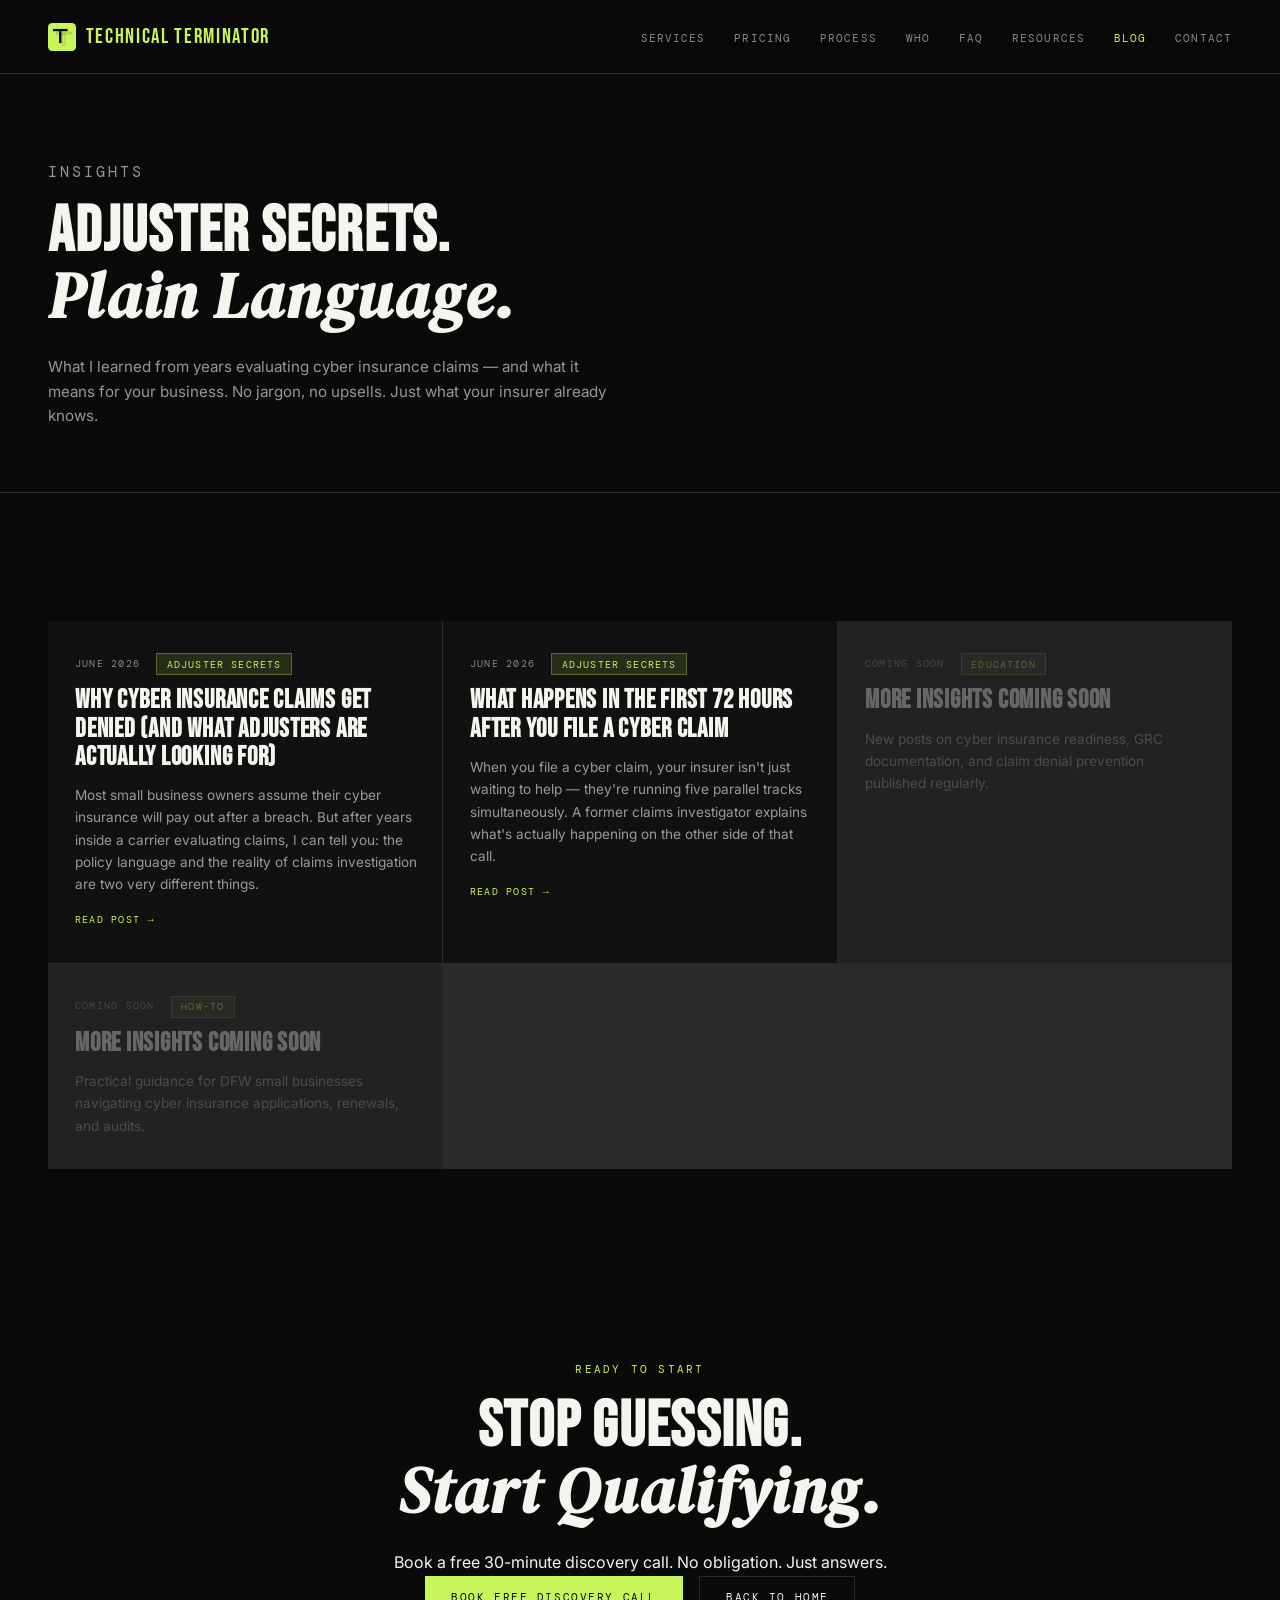
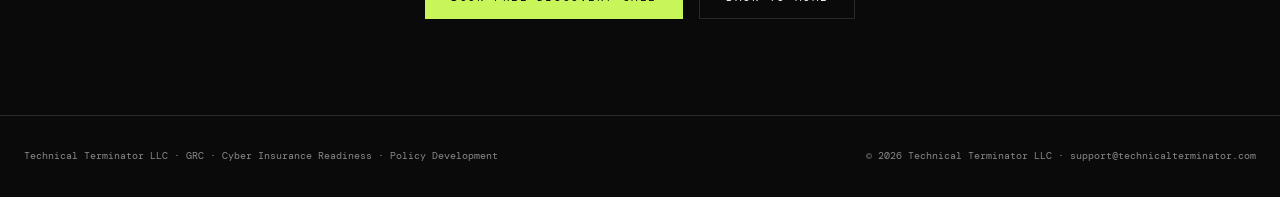
<file: blog/index.html>
<!DOCTYPE html>
<html lang="en">
<head>
<meta charset="UTF-8" />
<meta name="viewport" content="width=device-width, initial-scale=1.0, viewport-fit=cover" />
<title>Blog — Technical Terminator | Cyber Insurance Readiness Insights</title>
<meta name="description" content="Insider insights on cyber insurance readiness, GRC, and claim denial prevention for Dallas-Fort Worth small businesses — from a former insurance claims investigator." />
<link rel="canonical" href="https://technicalterminator.com/blog/" />

<meta property="og:title" content="Blog — Technical Terminator" />
<meta property="og:description" content="Cyber insurance readiness insights for DFW small businesses, from a former claims investigator." />
<meta property="og:type" content="website" />
<meta property="og:url" content="https://technicalterminator.com/blog/" />
<meta name="twitter:card" content="summary" />

<link rel="icon" type="image/svg+xml" href="../favicon.svg" />
<link rel="stylesheet" href="../css/style.css" />

<script type="application/ld+json">
{
  "@context": "https://schema.org",
  "@type": "Blog",
  "name": "Technical Terminator — Insights",
  "description": "Cyber insurance readiness, GRC, and claim denial prevention insights for small and mid-size businesses.",
  "url": "https://technicalterminator.com/blog/",
  "publisher": {
    "@type": "Organization",
    "name": "Technical Terminator LLC",
    "url": "https://technicalterminator.com"
  }
}
</script>
</head>
<body>

<nav>
  <a href="../" class="nav-logo-wrap">
    <svg class="nav-icon" viewBox="0 0 80 80" fill="none" xmlns="http://www.w3.org/2000/svg" aria-hidden="true">
      <rect width="80" height="80" rx="12" fill="#c8f55a"/>
      <rect x="24" y="26" width="42" height="5.5" stroke="#0a0a0a" stroke-width="1.2" fill="none" opacity="0.4"/>
      <rect x="41.5" y="31.5" width="7" height="32" stroke="#0a0a0a" stroke-width="1.2" fill="none" opacity="0.4"/>
      <rect x="14" y="17" width="42" height="6.5" fill="#0a0a0a"/>
      <rect x="31.5" y="23.5" width="7" height="34" fill="#0a0a0a"/>
    </svg>
    <div class="nav-logo">Technical Terminator</div>
  </a>
  <ul class="nav-links">
    <li><a href="../#services">Services</a></li>
    <li><a href="../#pricing">Pricing</a></li>
    <li><a href="../#process">Process</a></li>
    <li><a href="../#who">Who</a></li>
    <li><a href="../#faq">FAQ</a></li>
    <li><a href="../#resources">Resources</a></li>
    <li><a href="/blog/" class="active">Blog</a></li>
    <li><a href="mailto:support@technicalterminator.com">Contact</a></li>
  </ul>
</nav>

<div class="blog-hero">
  <p class="section-label">Insights</p>
  <h2>Adjuster Secrets.<br><em>Plain Language.</em></h2>
  <p>What I learned from years evaluating cyber insurance claims — and what it means for your business. No jargon, no upsells. Just what your insurer already knows.</p>
</div>

<section>
  <div class="post-grid">

  <!-- POST 1 — first live post -->
<a class="post-card" href="posts/why-cyber-insurance-claims-get-denied.html">
  <div class="post-meta">
    <span class="post-date">June 2026</span>
    <span class="post-tag">Adjuster Secrets</span>
  </div>
  <h3>Why Cyber Insurance Claims Get Denied (And What Adjusters Are Actually Looking For)</h3>
  <p class="post-excerpt">Most small business owners assume their cyber insurance will pay out after a breach. But after years inside a carrier evaluating claims, I can tell you: the policy language and the reality of claims investigation are two very different things.</p>
  <span class="post-read-more">Read post →</span>
</a>

<!-- POST 2 -->
<a class="post-card" href="posts/first-72-hours-cyber-claim.html">
  <div class="post-meta">
    <span class="post-date">June 2026</span>
    <span class="post-tag">Adjuster Secrets</span>
  </div>
  <h3>What Happens in the First 72 Hours After You File a Cyber Claim</h3>
  <p class="post-excerpt">When you file a cyber claim, your insurer isn't just waiting to help — they're running five parallel tracks simultaneously. A former claims investigator explains what's actually happening on the other side of that call.</p>
  <span class="post-read-more">Read post →</span>
</a>

<!-- PLACEHOLDER — add future posts above this comment and remove placeholders -->
<div class="post-card" style="opacity:0.3; pointer-events:none; cursor:default;">
  <div class="post-meta">
    <span class="post-date">Coming Soon</span>
    <span class="post-tag">Education</span>
  </div>
  <h3>More Insights Coming Soon</h3>
  <p class="post-excerpt">New posts on cyber insurance readiness, GRC documentation, and claim denial prevention published regularly.</p>
</div>

    <div class="post-card" style="opacity:0.3; pointer-events:none; cursor:default;">
      <div class="post-meta">
        <span class="post-date">Coming Soon</span>
        <span class="post-tag">How-To</span>
      </div>
      <h3>More Insights Coming Soon</h3>
      <p class="post-excerpt">Practical guidance for DFW small businesses navigating cyber insurance applications, renewals, and audits.</p>
    </div>

  </div>
</section>

<section class="cta-section">
  <p class="section-label">Ready to Start</p>
  <h2>Stop Guessing.<br><em>Start Qualifying.</em></h2>
  <p>Book a free 30-minute discovery call. No obligation. Just answers.</p>
  <a href="mailto:support@technicalterminator.com?subject=Free Discovery Call" class="btn">Book Free Discovery Call</a>
  &nbsp;&nbsp;
  <a href="../" class="btn btn-ghost">Back to Home</a>
</section>

<footer>
  <span>Technical Terminator LLC · GRC · Cyber Insurance Readiness · Policy Development</span>
  <span>© 2026 Technical Terminator LLC · <a href="mailto:support@technicalterminator.com">support@technicalterminator.com</a></span>
</footer>

</body>
</html>
</file>
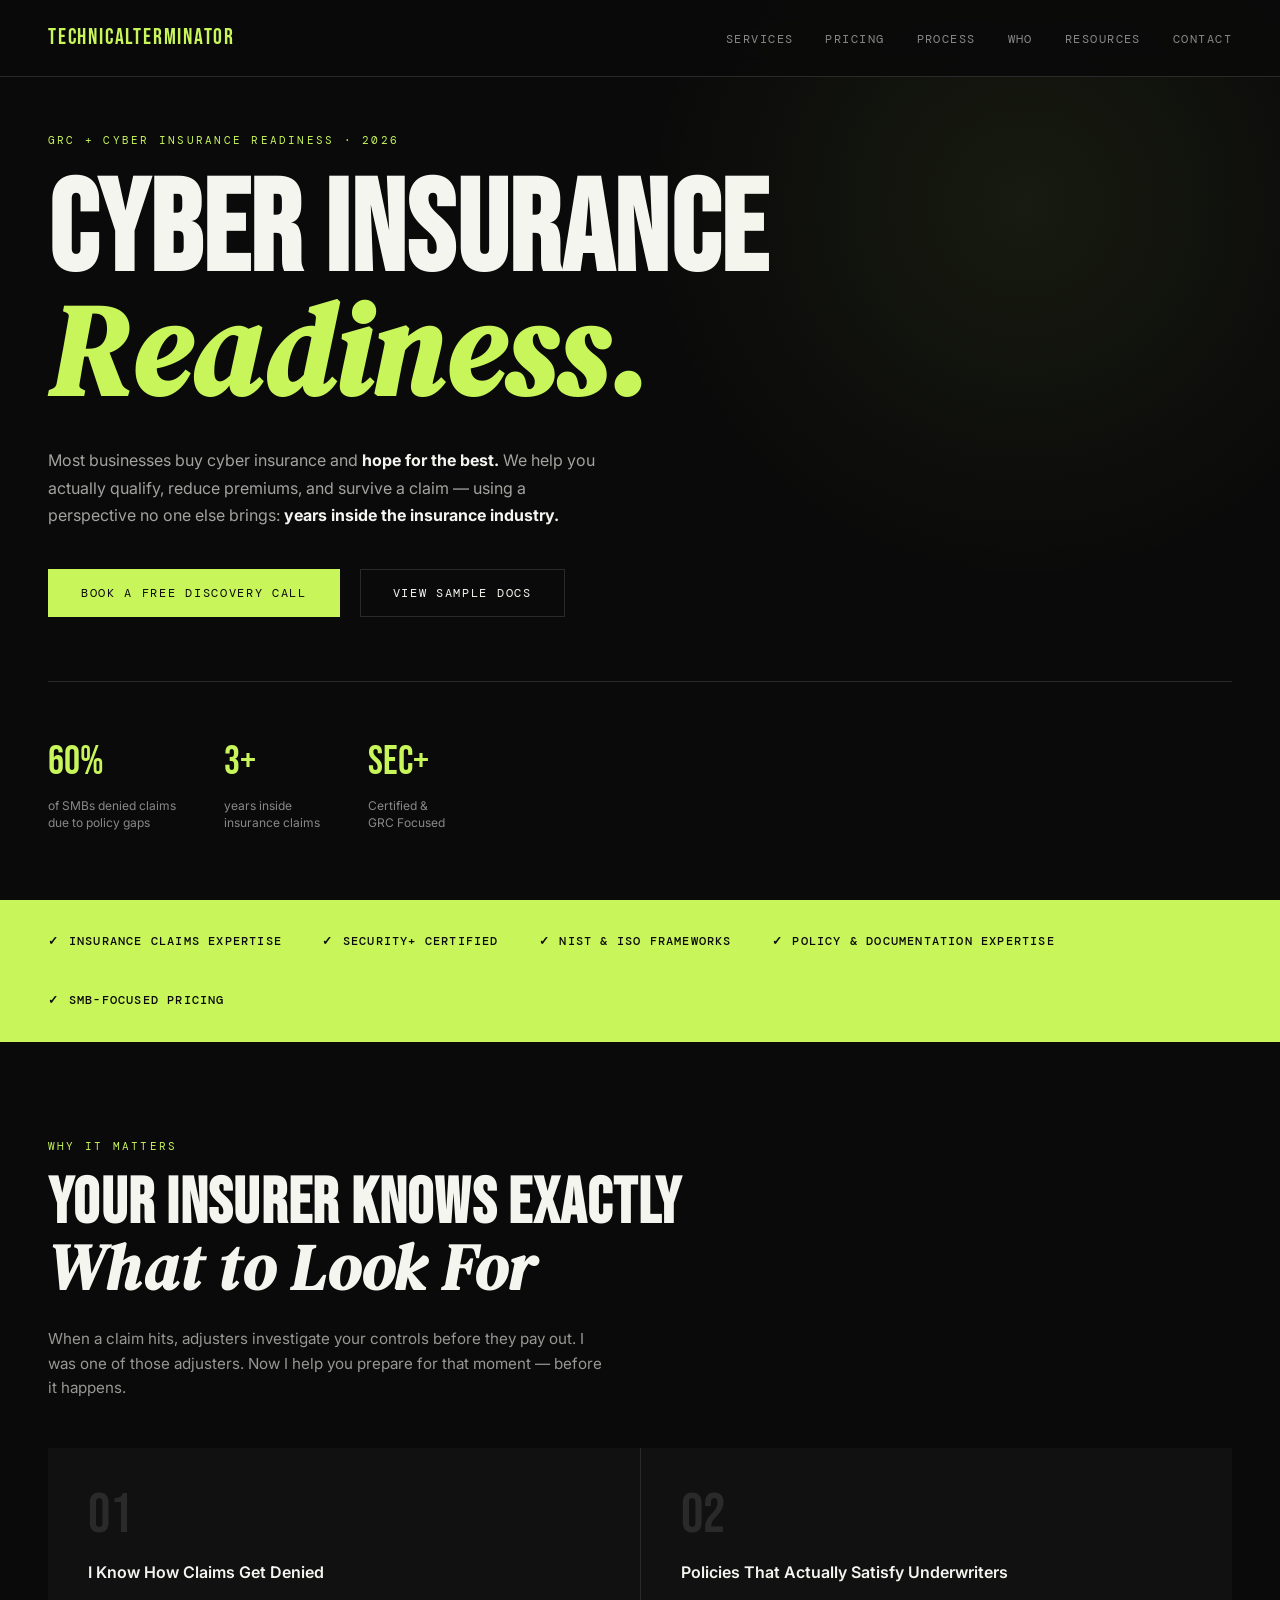
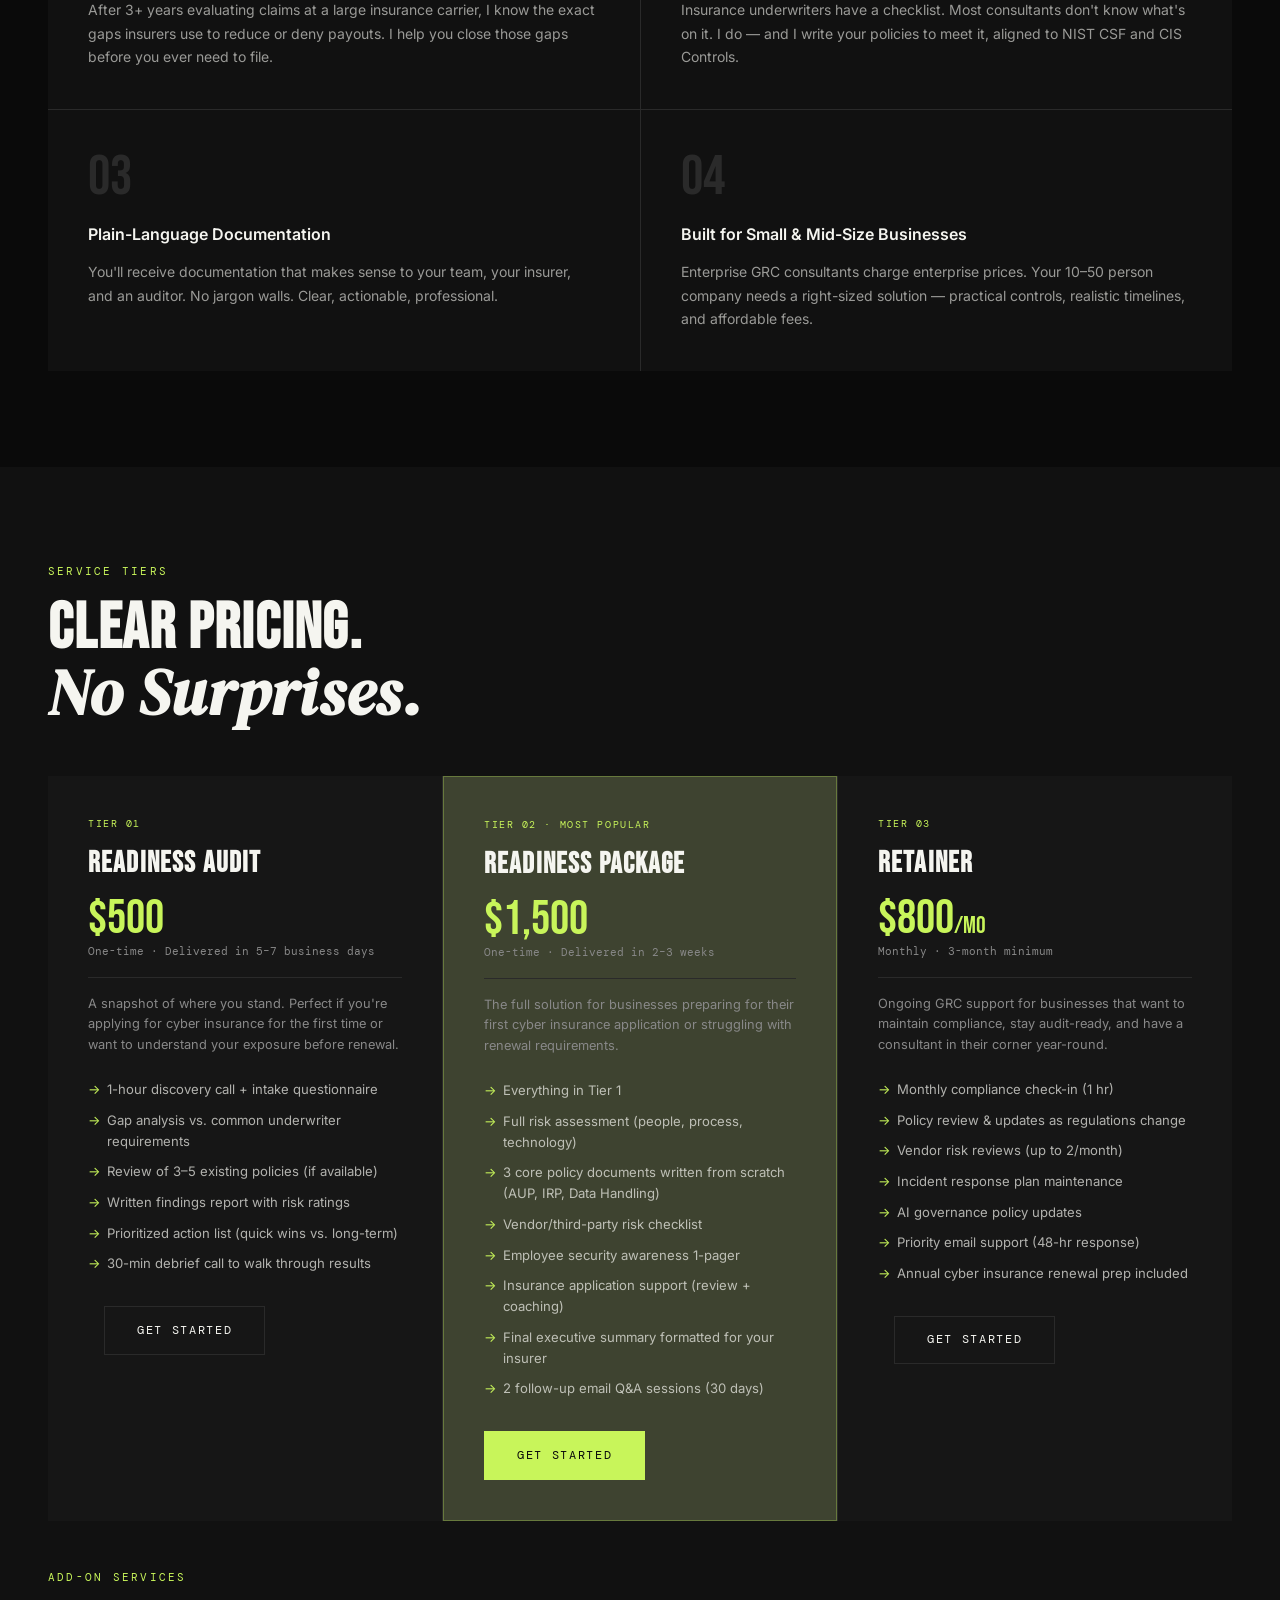
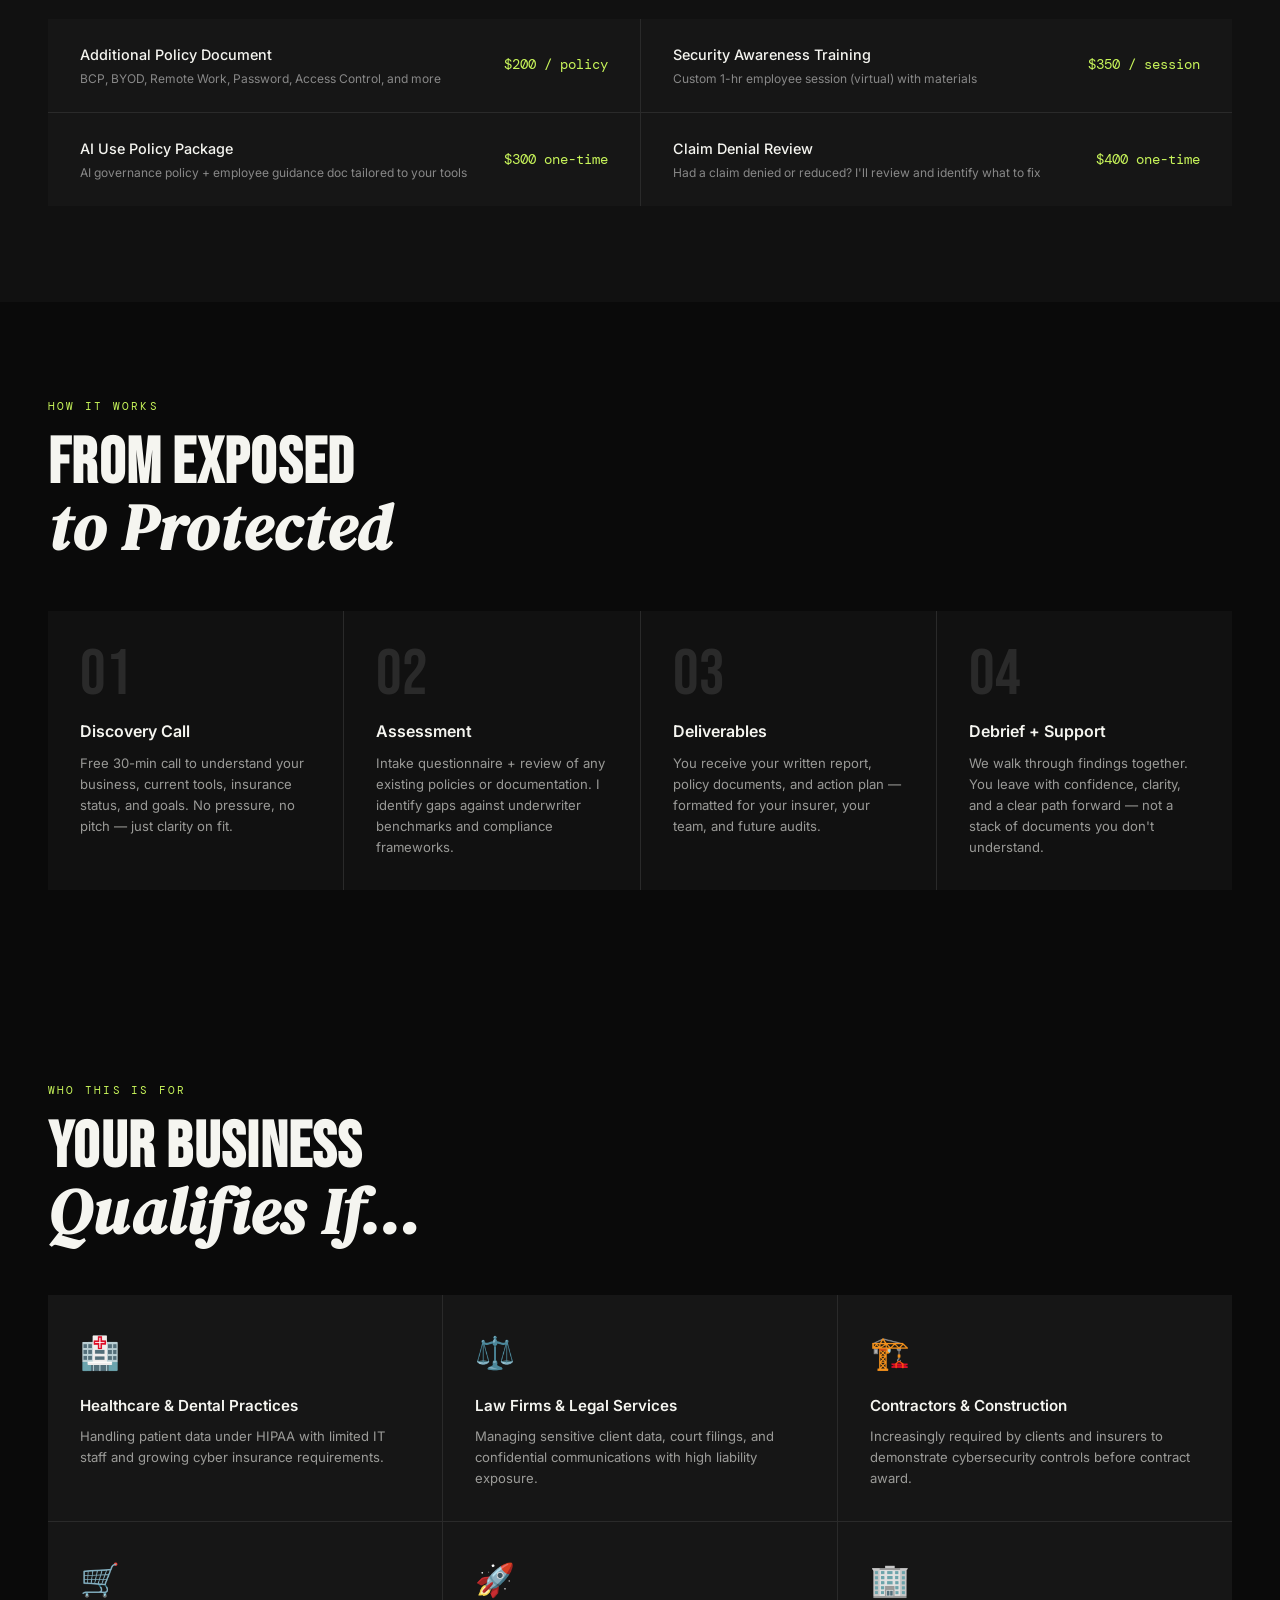
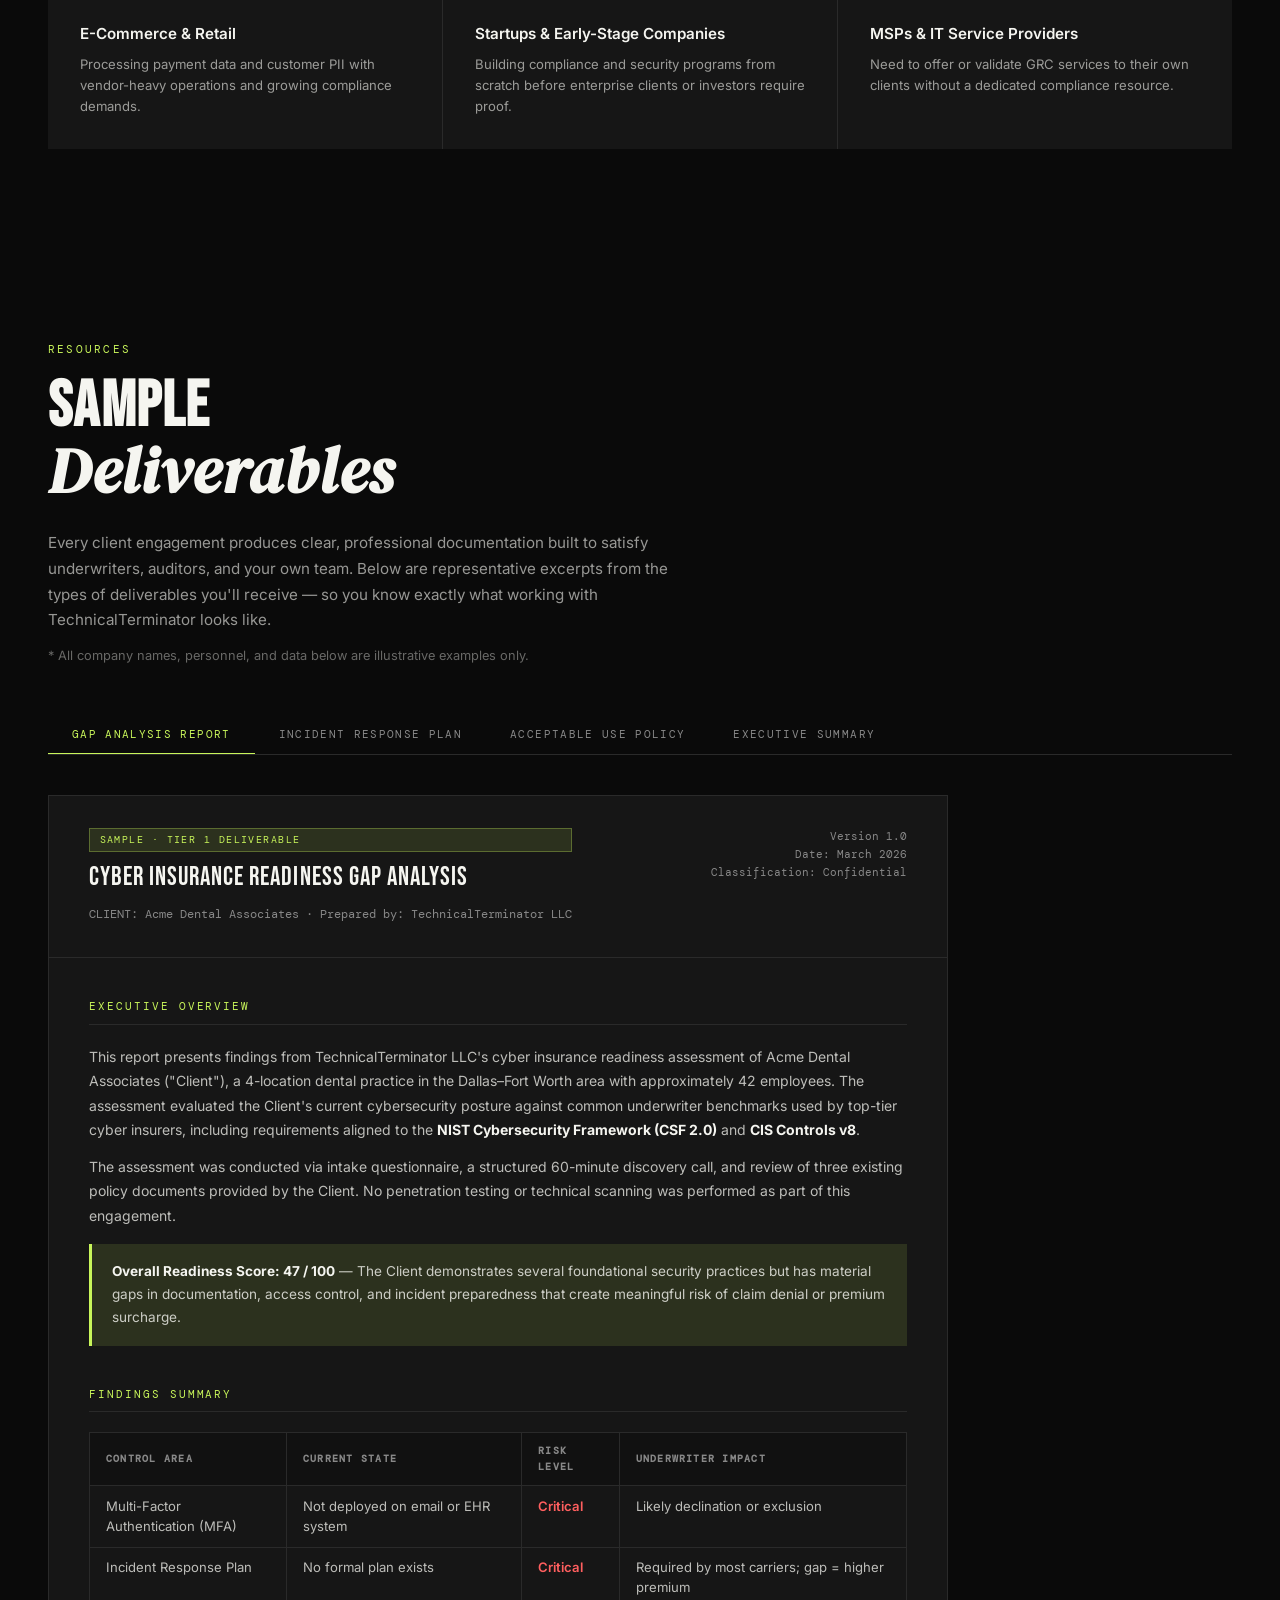
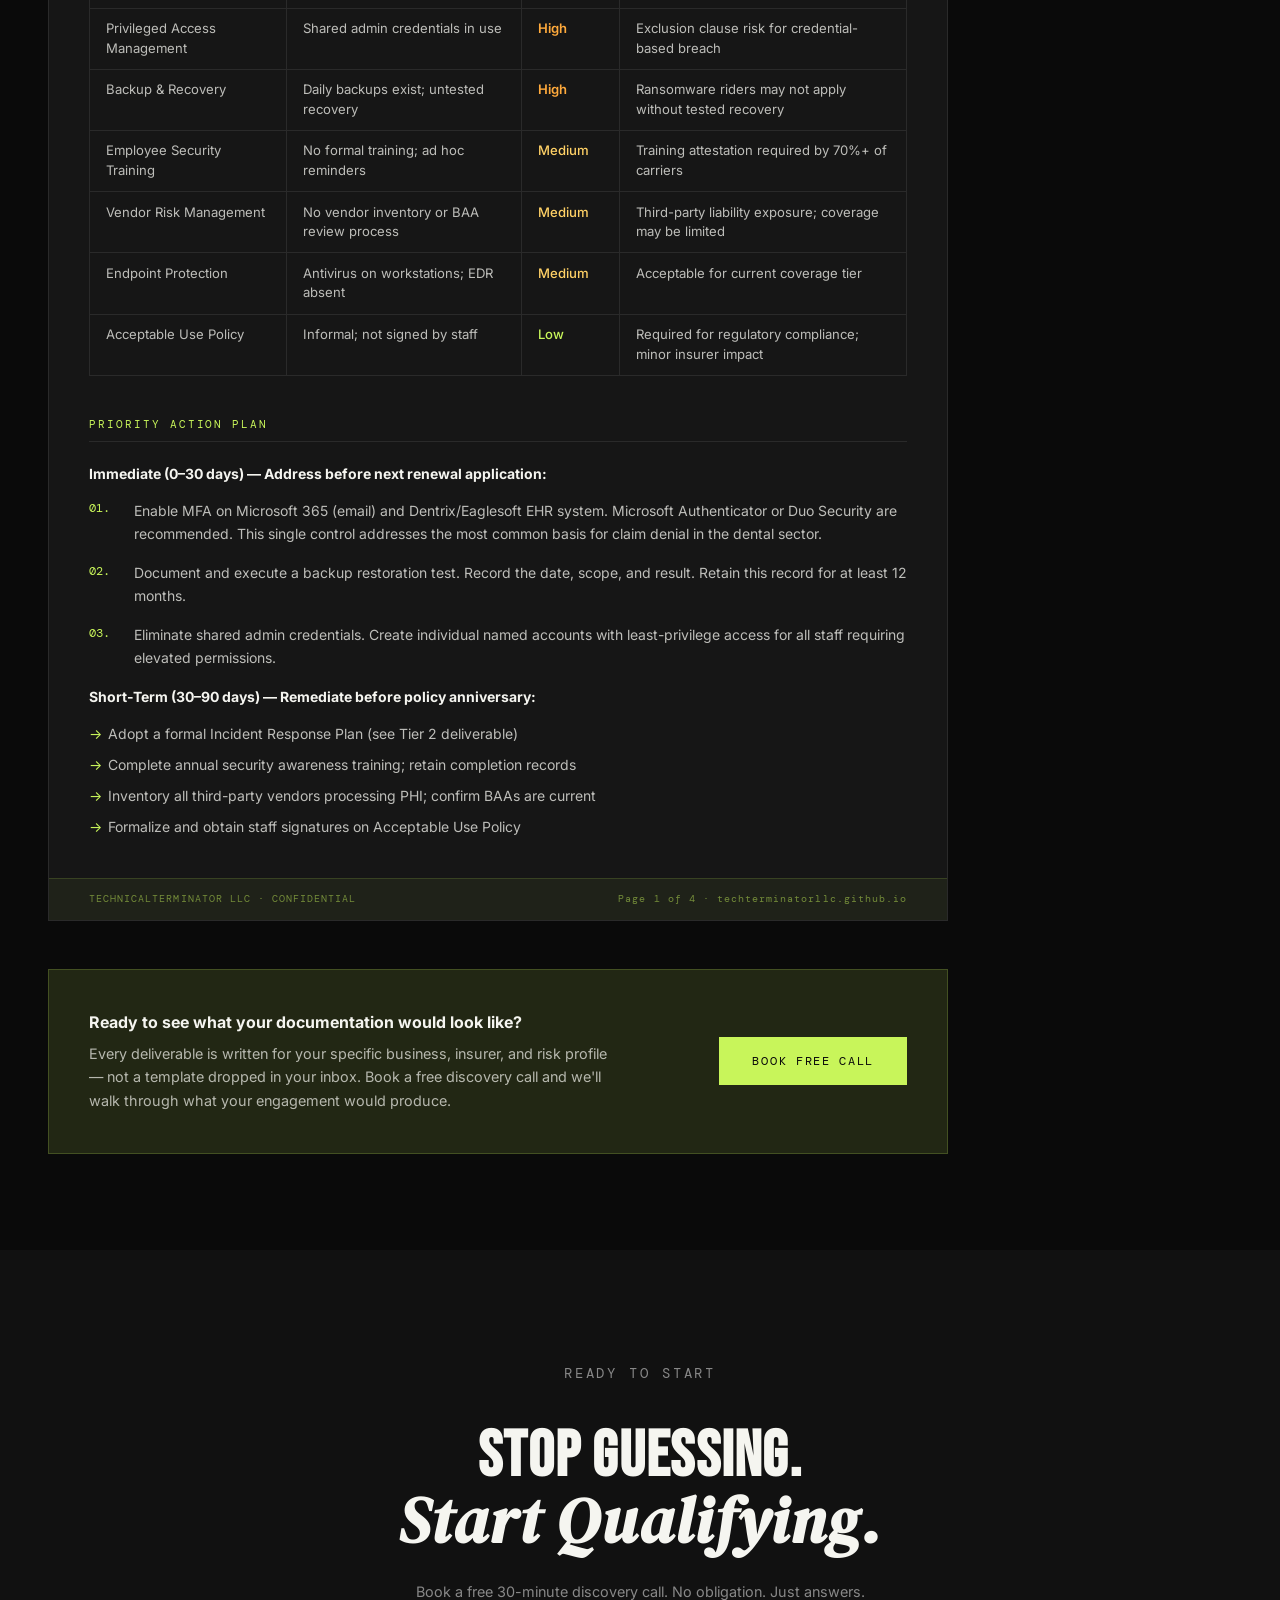
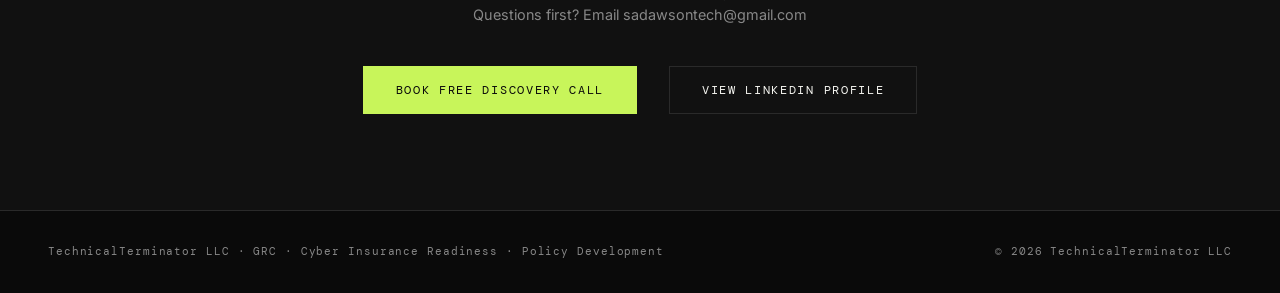
<file: index (revised with Resources).html>
<!DOCTYPE html>
<html lang="en">
<head>
<meta charset="UTF-8" />
<meta name="viewport" content="width=device-width, initial-scale=1.0"/>
<title>TechnicalTerminator — Cyber Insurance Readiness</title>
<link rel="preconnect" href="https://fonts.googleapis.com"/>
<link rel="preconnect" href="https://fonts.gstatic.com" crossorigin/>
<link href="https://fonts.googleapis.com/css2?family=Bebas+Neue&family=DM+Serif+Display:ital@0;1&family=DM+Mono:wght@400;500&family=Inter:wght@300;400;500;600&display=swap" rel="stylesheet"/>

<style>
  :root {
    --black: #0a0a0a;
    --off-black: #111111;
    --card: #161616;
    --border: #2a2a2a;
    --accent: #c8f55a;
    --accent-dim: rgba(200,245,90,0.12);
    --accent-mid: rgba(200,245,90,0.25);
    --white: #f5f5f0;
    --muted: #888;
    --serif: 'DM Serif Display', serif;
    --display: 'Bebas Neue', sans-serif;
    --mono: 'DM Mono', monospace;
    --body: 'Inter', sans-serif;
  }

  *, *::before, *::after { box-sizing: border-box; margin: 0; padding: 0; }

  html { scroll-behavior: smooth; }

  body {
    background: var(--black);
    color: var(--white);
    font-family: var(--body);
    font-size: 16px;
    line-height: 1.6;
    -webkit-font-smoothing: antialiased;
  }

  /* ── NAV ── */
  nav {
    position: fixed; top: 0; left: 0; right: 0; z-index: 100;
    display: flex; align-items: center; justify-content: space-between;
    padding: 1.25rem 3rem;
    background: rgba(10,10,10,0.92);
    backdrop-filter: blur(12px);
    border-bottom: 1px solid var(--border);
  }
  .nav-logo {
    font-family: var(--display);
    font-size: 1.4rem;
    letter-spacing: 0.08em;
    color: var(--accent);
  }
  .nav-links { display: flex; gap: 2rem; list-style: none; }
  .nav-links a {
    font-family: var(--mono);
    font-size: 0.75rem;
    letter-spacing: 0.12em;
    text-transform: uppercase;
    color: var(--muted);
    text-decoration: none;
    transition: color 0.2s;
  }
  .nav-links a:hover { color: var(--accent); }

  /* ── HERO ── */
  .hero {
    min-height: 100vh;
    display: flex; flex-direction: column; justify-content: center;
    padding: 8rem 3rem 4rem;
    position: relative; overflow: hidden;
  }
  .hero::before {
    content: '';
    position: absolute; top: -20%; right: -10%;
    width: 60vw; height: 60vw;
    background: radial-gradient(ellipse, rgba(200,245,90,0.07) 0%, transparent 70%);
    pointer-events: none;
  }
  .hero-eyebrow {
    font-family: var(--mono); font-size: 0.7rem; letter-spacing: 0.2em;
    text-transform: uppercase; color: var(--accent); margin-bottom: 1.5rem;
  }
  .hero h1 {
    font-family: var(--display); font-size: clamp(4rem, 10vw, 9rem);
    line-height: 0.92; letter-spacing: 0.01em;
    max-width: 800px;
  }
  .hero h1 em { font-family: var(--serif); font-style: italic; color: var(--accent); }
  .hero-sub {
    max-width: 560px; margin-top: 2rem; font-size: 1rem;
    color: rgba(245,245,240,0.65); line-height: 1.7;
  }
  .hero-sub strong { color: var(--white); }
  .hero-cta { margin-top: 2.5rem; }
  .btn {
    display: inline-block;
    padding: 0.85rem 2rem;
    font-family: var(--mono); font-size: 0.75rem; letter-spacing: 0.14em;
    text-transform: uppercase; text-decoration: none;
    border: 1px solid var(--accent); color: var(--black);
    background: var(--accent); transition: all 0.2s;
  }
  .btn:hover { background: transparent; color: var(--accent); }
  .btn-ghost {
    background: transparent; color: var(--white); border-color: var(--border);
    margin-left: 1rem;
  }
  .btn-ghost:hover { border-color: var(--white); color: var(--white); }

  .hero-stats {
    display: flex; gap: 3rem; margin-top: 4rem;
    padding-top: 3rem; border-top: 1px solid var(--border);
  }
  .stat-val {
    font-family: var(--display); font-size: 2.5rem; color: var(--accent);
  }
  .stat-label { font-size: 0.75rem; color: var(--muted); margin-top: 0.25rem; line-height: 1.4; }

  /* ── SECTIONS ── */
  section { padding: 6rem 3rem; }
  .section-label {
    font-family: var(--mono); font-size: 0.7rem; letter-spacing: 0.2em;
    text-transform: uppercase; color: var(--accent); margin-bottom: 1rem;
  }
  h2 {
    font-family: var(--display); font-size: clamp(2.5rem, 5vw, 4.5rem);
    line-height: 1; letter-spacing: 0.02em; margin-bottom: 1.5rem;
  }
  h2 em { font-family: var(--serif); font-style: italic; }

  /* ── EDGE STRIP ── */
  .edge { background: var(--accent); color: var(--black); padding: 2rem 3rem; }
  .edge-inner {
    display: flex; align-items: center; justify-content: space-between;
    flex-wrap: wrap; gap: 1.5rem;
  }
  .edge-items { display: flex; gap: 2.5rem; flex-wrap: wrap; }
  .edge-item {
    display: flex; align-items: center; gap: 0.6rem;
    font-family: var(--mono); font-size: 0.75rem; font-weight: 500;
    letter-spacing: 0.1em; text-transform: uppercase; color: var(--black);
  }
  .edge-item::before { content: '✓'; font-weight: 700; }

  /* ── WHY MATTERS ── */
  .why-grid { display: grid; grid-template-columns: 1fr 1fr; gap: 1px; background: var(--border); margin-top: 3rem; }
  .why-card {
    background: var(--off-black); padding: 2.5rem;
    transition: background 0.2s;
  }
  .why-card:hover { background: var(--card); }
  .why-num {
    font-family: var(--display); font-size: 3.5rem; color: var(--border);
    line-height: 1; margin-bottom: 1rem;
  }
  .why-card h3 { font-size: 1rem; font-weight: 600; margin-bottom: 0.75rem; }
  .why-card p { font-size: 0.875rem; color: rgba(245,245,240,0.6); line-height: 1.7; }

  /* ── TIERS ── */
  .tiers { background: var(--off-black); }
  .tier-grid { display: grid; grid-template-columns: repeat(3, 1fr); gap: 1px; background: var(--border); margin-top: 3rem; }
  .tier-card {
    background: var(--card); padding: 2.5rem; position: relative;
    transition: background 0.2s;
  }
  .tier-card:hover { background: #1c1c1c; }
  .tier-card.featured { background: var(--accent-dim); border: 1px solid rgba(200,245,90,0.3); }
  .tier-tag {
    font-family: var(--mono); font-size: 0.65rem; letter-spacing: 0.15em;
    text-transform: uppercase; color: var(--accent); margin-bottom: 0.5rem;
  }
  .tier-card h3 { font-family: var(--display); font-size: 1.8rem; letter-spacing: 0.04em; margin-bottom: 0.5rem; }
  .tier-price { font-family: var(--display); font-size: 3rem; color: var(--accent); line-height: 1; }
  .tier-period { font-family: var(--mono); font-size: 0.7rem; color: var(--muted); }
  .tier-desc { font-size: 0.8rem; color: var(--muted); margin: 1rem 0 1.5rem; border-top: 1px solid var(--border); padding-top: 1rem; }
  .tier-list { list-style: none; display: flex; flex-direction: column; gap: 0.6rem; margin-bottom: 2rem; }
  .tier-list li { font-size: 0.82rem; color: rgba(245,245,240,0.7); padding-left: 1.2rem; position: relative; }
  .tier-list li::before { content: '→'; position: absolute; left: 0; color: var(--accent); }

  /* ── ADD-ONS ── */
  .addon-grid { display: grid; grid-template-columns: repeat(2, 1fr); gap: 1px; background: var(--border); margin-top: 2rem; }
  .addon { background: var(--card); padding: 1.5rem 2rem; display: flex; justify-content: space-between; align-items: center; }
  .addon:hover { background: #1c1c1c; }
  .addon-name { font-size: 0.9rem; font-weight: 500; }
  .addon-sub { font-size: 0.75rem; color: var(--muted); margin-top: 0.2rem; }
  .addon-price { font-family: var(--mono); font-size: 0.85rem; color: var(--accent); white-space: nowrap; }

  /* ── PROCESS ── */
  .process-steps { display: grid; grid-template-columns: repeat(4, 1fr); gap: 1px; background: var(--border); margin-top: 3rem; }
  .step { background: var(--off-black); padding: 2rem; }
  .step-num { font-family: var(--display); font-size: 4rem; color: var(--border); line-height: 1; }
  .step h3 { font-size: 1rem; font-weight: 600; margin: 0.75rem 0 0.5rem; }
  .step p { font-size: 0.82rem; color: rgba(245,245,240,0.6); line-height: 1.6; }

  /* ── WHO ── */
  .who-grid { display: grid; grid-template-columns: repeat(3, 1fr); gap: 1px; background: var(--border); margin-top: 3rem; }
  .who-card { background: var(--card); padding: 2rem; transition: background 0.2s; }
  .who-card:hover { background: #1c1c1c; }
  .who-icon { font-size: 2rem; margin-bottom: 1rem; }
  .who-card h3 { font-size: 0.95rem; font-weight: 600; margin-bottom: 0.5rem; }
  .who-card p { font-size: 0.82rem; color: rgba(245,245,240,0.6); line-height: 1.6; }

  /* ── RESOURCES TAB ── */
  .resources { background: var(--black); }
  .resources-intro { max-width: 640px; margin-bottom: 3rem; }
  .resources-intro p { font-size: 0.95rem; color: rgba(245,245,240,0.6); line-height: 1.7; margin-top: 1rem; }

  .doc-tabs {
    display: flex; gap: 0; border-bottom: 1px solid var(--border);
    margin-bottom: 2.5rem; overflow-x: auto;
  }
  .doc-tab {
    font-family: var(--mono); font-size: 0.7rem; letter-spacing: 0.12em;
    text-transform: uppercase; padding: 0.75rem 1.5rem;
    color: var(--muted); cursor: pointer; border: none;
    background: transparent; border-bottom: 2px solid transparent;
    margin-bottom: -1px; white-space: nowrap; transition: all 0.2s;
  }
  .doc-tab:hover { color: var(--white); }
  .doc-tab.active { color: var(--accent); border-bottom-color: var(--accent); }

  .doc-panel { display: none; }
  .doc-panel.active { display: block; }

  .doc-card {
    background: var(--card); border: 1px solid var(--border);
    max-width: 900px;
  }
  .doc-header {
    display: flex; align-items: flex-start; justify-content: space-between;
    padding: 2rem 2.5rem; border-bottom: 1px solid var(--border);
    gap: 1rem; flex-wrap: wrap;
  }
  .doc-meta { display: flex; flex-direction: column; gap: 0.4rem; }
  .doc-badge {
    display: inline-block;
    font-family: var(--mono); font-size: 0.6rem; letter-spacing: 0.15em;
    text-transform: uppercase; padding: 0.2rem 0.6rem;
    background: var(--accent-dim); color: var(--accent); border: 1px solid rgba(200,245,90,0.3);
  }
  .doc-title { font-family: var(--display); font-size: 1.6rem; letter-spacing: 0.04em; }
  .doc-client { font-size: 0.78rem; color: var(--muted); font-family: var(--mono); }
  .doc-version {
    font-family: var(--mono); font-size: 0.7rem; color: var(--muted);
    text-align: right; white-space: nowrap;
  }
  .doc-body { padding: 2.5rem; }

  .doc-section { margin-bottom: 2.5rem; }
  .doc-section:last-child { margin-bottom: 0; }
  .doc-section-title {
    font-family: var(--mono); font-size: 0.68rem; letter-spacing: 0.18em;
    text-transform: uppercase; color: var(--accent);
    padding-bottom: 0.5rem; border-bottom: 1px solid var(--border);
    margin-bottom: 1.25rem;
  }
  .doc-section p {
    font-size: 0.875rem; color: rgba(245,245,240,0.75); line-height: 1.75;
    margin-bottom: 0.75rem;
  }
  .doc-section p:last-child { margin-bottom: 0; }
  .doc-section strong { color: var(--white); }

  .doc-table {
    width: 100%; border-collapse: collapse; font-size: 0.82rem;
    margin-top: 0.5rem;
  }
  .doc-table th {
    background: var(--off-black); padding: 0.6rem 1rem;
    text-align: left; font-family: var(--mono); font-size: 0.65rem;
    letter-spacing: 0.12em; text-transform: uppercase; color: var(--muted);
    border: 1px solid var(--border);
  }
  .doc-table td {
    padding: 0.65rem 1rem; border: 1px solid var(--border);
    color: rgba(245,245,240,0.75); vertical-align: top; line-height: 1.5;
  }
  .doc-table tr:hover td { background: rgba(255,255,255,0.02); }
  .risk-critical { color: #ff5f5f; font-weight: 600; }
  .risk-high { color: #ffaa3c; font-weight: 600; }
  .risk-medium { color: #ffd166; font-weight: 500; }
  .risk-low { color: var(--accent); font-weight: 500; }

  .doc-ol { list-style: none; display: flex; flex-direction: column; gap: 1rem; }
  .doc-ol li {
    display: flex; gap: 1rem; align-items: flex-start;
    font-size: 0.875rem; color: rgba(245,245,240,0.75); line-height: 1.65;
  }
  .doc-ol li .step-n {
    font-family: var(--mono); font-size: 0.75rem; color: var(--accent);
    min-width: 1.8rem; padding-top: 0.05rem;
  }

  .doc-ul { list-style: none; display: flex; flex-direction: column; gap: 0.5rem; }
  .doc-ul li {
    font-size: 0.875rem; color: rgba(245,245,240,0.75);
    padding-left: 1.2rem; position: relative; line-height: 1.65;
  }
  .doc-ul li::before { content: '→'; position: absolute; left: 0; color: var(--accent); }

  .doc-highlight {
    background: var(--accent-dim); border-left: 3px solid var(--accent);
    padding: 1rem 1.25rem; font-size: 0.85rem;
    color: rgba(245,245,240,0.8); line-height: 1.7; margin: 1rem 0;
  }

  .doc-watermark-bar {
    display: flex; justify-content: space-between; align-items: center;
    padding: 0.75rem 2.5rem; background: rgba(200,245,90,0.05);
    border-top: 1px solid rgba(200,245,90,0.15);
    font-family: var(--mono); font-size: 0.65rem; color: rgba(200,245,90,0.5);
    letter-spacing: 0.1em;
  }

  .resource-cta {
    margin-top: 3rem; padding: 2.5rem; background: var(--accent-dim);
    border: 1px solid rgba(200,245,90,0.2); max-width: 900px;
    display: flex; align-items: center; justify-content: space-between;
    gap: 2rem; flex-wrap: wrap;
  }
  .resource-cta p {
    font-size: 0.9rem; color: rgba(245,245,240,0.7); max-width: 520px; line-height: 1.65;
  }
  .resource-cta strong { color: var(--white); display: block; margin-bottom: 0.4rem; font-size: 1rem; }

  /* ── CTA ── */
  .cta-section { background: var(--off-black); text-align: center; }
  .cta-section h2 { font-size: clamp(2rem, 5vw, 4rem); }
  .cta-section p { color: var(--muted); max-width: 500px; margin: 1rem auto 2.5rem; font-size: 0.9rem; }

  /* ── FOOTER ── */
  footer {
    padding: 2rem 3rem; border-top: 1px solid var(--border);
    display: flex; justify-content: space-between; align-items: center;
    font-family: var(--mono); font-size: 0.7rem; color: var(--muted);
    letter-spacing: 0.08em; flex-wrap: wrap; gap: 1rem;
  }

  /* ── RESPONSIVE ── */
  @media (max-width: 900px) {
    nav { padding: 1rem 1.5rem; }
    .nav-links { gap: 1rem; }
    section { padding: 4rem 1.5rem; }
    .hero { padding: 7rem 1.5rem 3rem; }
    .hero-stats { gap: 2rem; flex-wrap: wrap; }
    .why-grid, .tier-grid, .process-steps, .who-grid, .addon-grid { grid-template-columns: 1fr; }
    .doc-header { flex-direction: column; }
    .doc-body { padding: 1.5rem; }
    .resource-cta { flex-direction: column; }
  }
</style>
</head>
<body>

<!-- NAV -->
<nav>
  <div class="nav-logo">TechnicalTerminator</div>
  <ul class="nav-links">
    <li><a href="#services">Services</a></li>
    <li><a href="#pricing">Pricing</a></li>
    <li><a href="#process">Process</a></li>
    <li><a href="#who">Who</a></li>
    <li><a href="#resources">Resources</a></li>
    <li><a href="mailto:sadawsontech@gmail.com">Contact</a></li>
  </ul>
</nav>

<!-- HERO -->
<section class="hero">
  <p class="hero-eyebrow">GRC + Cyber Insurance Readiness · 2026</p>
  <h1>Cyber Insurance<br><em>Readiness.</em></h1>
  <p class="hero-sub">
    Most businesses buy cyber insurance and <strong>hope for the best.</strong>
    We help you actually qualify, reduce premiums, and survive a claim —
    using a perspective no one else brings: <strong>years inside the insurance industry.</strong>
  </p>
  <div class="hero-cta">
    <a href="mailto:sadawsontech@gmail.com" class="btn">Book a Free Discovery Call</a>
    <a href="#resources" class="btn btn-ghost">View Sample Docs</a>
  </div>
  <div class="hero-stats">
    <div>
      <div class="stat-val">60%</div>
      <div class="stat-label">of SMBs denied claims<br>due to policy gaps</div>
    </div>
    <div>
      <div class="stat-val">3+</div>
      <div class="stat-label">years inside<br>insurance claims</div>
    </div>
    <div>
      <div class="stat-val">SEC+</div>
      <div class="stat-label">Certified &amp;<br>GRC Focused</div>
    </div>
  </div>
</section>

<!-- EDGE -->
<div class="edge">
  <div class="edge-inner">
    <div class="edge-items">
      <div class="edge-item">Insurance Claims Expertise</div>
      <div class="edge-item">Security+ Certified</div>
      <div class="edge-item">NIST &amp; ISO Frameworks</div>
      <div class="edge-item">Policy &amp; Documentation Expertise</div>
      <div class="edge-item">SMB-Focused Pricing</div>
    </div>
  </div>
</div>

<!-- WHY MATTERS -->
<section id="services">
  <p class="section-label">Why It Matters</p>
  <h2>Your Insurer Knows Exactly<br><em>What to Look For</em></h2>
  <p style="max-width:560px; color:rgba(245,245,240,0.6); font-size:0.95rem;">
    When a claim hits, adjusters investigate your controls before they pay out.
    I was one of those adjusters. Now I help you prepare for that moment — before it happens.
  </p>
  <div class="why-grid">
    <div class="why-card">
      <div class="why-num">01</div>
      <h3>I Know How Claims Get Denied</h3>
      <p>After 3+ years evaluating claims at a large insurance carrier, I know the exact gaps insurers use to reduce or deny payouts. I help you close those gaps before you ever need to file.</p>
    </div>
    <div class="why-card">
      <div class="why-num">02</div>
      <h3>Policies That Actually Satisfy Underwriters</h3>
      <p>Insurance underwriters have a checklist. Most consultants don't know what's on it. I do — and I write your policies to meet it, aligned to NIST CSF and CIS Controls.</p>
    </div>
    <div class="why-card">
      <div class="why-num">03</div>
      <h3>Plain-Language Documentation</h3>
      <p>You'll receive documentation that makes sense to your team, your insurer, and an auditor. No jargon walls. Clear, actionable, professional.</p>
    </div>
    <div class="why-card">
      <div class="why-num">04</div>
      <h3>Built for Small &amp; Mid-Size Businesses</h3>
      <p>Enterprise GRC consultants charge enterprise prices. Your 10–50 person company needs a right-sized solution — practical controls, realistic timelines, and affordable fees.</p>
    </div>
  </div>
</section>

<!-- PRICING -->
<section id="pricing" class="tiers">
  <p class="section-label">Service Tiers</p>
  <h2>Clear Pricing.<br><em>No Surprises.</em></h2>
  <div class="tier-grid">
    <div class="tier-card">
      <div class="tier-tag">Tier 01</div>
      <h3>Readiness Audit</h3>
      <div class="tier-price">$500</div>
      <div class="tier-period">One-time · Delivered in 5–7 business days</div>
      <p class="tier-desc">A snapshot of where you stand. Perfect if you're applying for cyber insurance for the first time or want to understand your exposure before renewal.</p>
      <ul class="tier-list">
        <li>1-hour discovery call + intake questionnaire</li>
        <li>Gap analysis vs. common underwriter requirements</li>
        <li>Review of 3–5 existing policies (if available)</li>
        <li>Written findings report with risk ratings</li>
        <li>Prioritized action list (quick wins vs. long-term)</li>
        <li>30-min debrief call to walk through results</li>
      </ul>
      <a href="mailto:sadawsontech@gmail.com?subject=Readiness Audit Inquiry" class="btn btn-ghost">Get Started</a>
    </div>
    <div class="tier-card featured">
      <div class="tier-tag">Tier 02 · Most Popular</div>
      <h3>Readiness Package</h3>
      <div class="tier-price">$1,500</div>
      <div class="tier-period">One-time · Delivered in 2–3 weeks</div>
      <p class="tier-desc">The full solution for businesses preparing for their first cyber insurance application or struggling with renewal requirements.</p>
      <ul class="tier-list">
        <li>Everything in Tier 1</li>
        <li>Full risk assessment (people, process, technology)</li>
        <li>3 core policy documents written from scratch (AUP, IRP, Data Handling)</li>
        <li>Vendor/third-party risk checklist</li>
        <li>Employee security awareness 1-pager</li>
        <li>Insurance application support (review + coaching)</li>
        <li>Final executive summary formatted for your insurer</li>
        <li>2 follow-up email Q&amp;A sessions (30 days)</li>
      </ul>
      <a href="mailto:sadawsontech@gmail.com?subject=Readiness Package Inquiry" class="btn">Get Started</a>
    </div>
    <div class="tier-card">
      <div class="tier-tag">Tier 03</div>
      <h3>Retainer</h3>
      <div class="tier-price">$800<span style="font-size:1.5rem">/mo</span></div>
      <div class="tier-period">Monthly · 3-month minimum</div>
      <p class="tier-desc">Ongoing GRC support for businesses that want to maintain compliance, stay audit-ready, and have a consultant in their corner year-round.</p>
      <ul class="tier-list">
        <li>Monthly compliance check-in (1 hr)</li>
        <li>Policy review &amp; updates as regulations change</li>
        <li>Vendor risk reviews (up to 2/month)</li>
        <li>Incident response plan maintenance</li>
        <li>AI governance policy updates</li>
        <li>Priority email support (48-hr response)</li>
        <li>Annual cyber insurance renewal prep included</li>
      </ul>
      <a href="mailto:sadawsontech@gmail.com?subject=Retainer Inquiry" class="btn btn-ghost">Get Started</a>
    </div>
  </div>

  <div style="margin-top:3rem;">
    <p class="section-label">Add-On Services</p>
    <div class="addon-grid">
      <div class="addon">
        <div><div class="addon-name">Additional Policy Document</div><div class="addon-sub">BCP, BYOD, Remote Work, Password, Access Control, and more</div></div>
        <div class="addon-price">$200 / policy</div>
      </div>
      <div class="addon">
        <div><div class="addon-name">Security Awareness Training</div><div class="addon-sub">Custom 1-hr employee session (virtual) with materials</div></div>
        <div class="addon-price">$350 / session</div>
      </div>
      <div class="addon">
        <div><div class="addon-name">AI Use Policy Package</div><div class="addon-sub">AI governance policy + employee guidance doc tailored to your tools</div></div>
        <div class="addon-price">$300 one-time</div>
      </div>
      <div class="addon">
        <div><div class="addon-name">Claim Denial Review</div><div class="addon-sub">Had a claim denied or reduced? I'll review and identify what to fix</div></div>
        <div class="addon-price">$400 one-time</div>
      </div>
    </div>
  </div>
</section>

<!-- PROCESS -->
<section id="process">
  <p class="section-label">How It Works</p>
  <h2>From Exposed<br><em>to Protected</em></h2>
  <div class="process-steps">
    <div class="step">
      <div class="step-num">01</div>
      <h3>Discovery Call</h3>
      <p>Free 30-min call to understand your business, current tools, insurance status, and goals. No pressure, no pitch — just clarity on fit.</p>
    </div>
    <div class="step">
      <div class="step-num">02</div>
      <h3>Assessment</h3>
      <p>Intake questionnaire + review of any existing policies or documentation. I identify gaps against underwriter benchmarks and compliance frameworks.</p>
    </div>
    <div class="step">
      <div class="step-num">03</div>
      <h3>Deliverables</h3>
      <p>You receive your written report, policy documents, and action plan — formatted for your insurer, your team, and future audits.</p>
    </div>
    <div class="step">
      <div class="step-num">04</div>
      <h3>Debrief + Support</h3>
      <p>We walk through findings together. You leave with confidence, clarity, and a clear path forward — not a stack of documents you don't understand.</p>
    </div>
  </div>
</section>

<!-- WHO -->
<section id="who">
  <p class="section-label">Who This Is For</p>
  <h2>Your Business<br><em>Qualifies If…</em></h2>
  <div class="who-grid">
    <div class="who-card"><div class="who-icon">🏥</div><h3>Healthcare &amp; Dental Practices</h3><p>Handling patient data under HIPAA with limited IT staff and growing cyber insurance requirements.</p></div>
    <div class="who-card"><div class="who-icon">⚖️</div><h3>Law Firms &amp; Legal Services</h3><p>Managing sensitive client data, court filings, and confidential communications with high liability exposure.</p></div>
    <div class="who-card"><div class="who-icon">🏗️</div><h3>Contractors &amp; Construction</h3><p>Increasingly required by clients and insurers to demonstrate cybersecurity controls before contract award.</p></div>
    <div class="who-card"><div class="who-icon">🛒</div><h3>E-Commerce &amp; Retail</h3><p>Processing payment data and customer PII with vendor-heavy operations and growing compliance demands.</p></div>
    <div class="who-card"><div class="who-icon">🚀</div><h3>Startups &amp; Early-Stage Companies</h3><p>Building compliance and security programs from scratch before enterprise clients or investors require proof.</p></div>
    <div class="who-card"><div class="who-icon">🏢</div><h3>MSPs &amp; IT Service Providers</h3><p>Need to offer or validate GRC services to their own clients without a dedicated compliance resource.</p></div>
  </div>
</section>

<!-- ═══════════════════════════════════════════════════ -->
<!-- RESOURCES -->
<!-- ═══════════════════════════════════════════════════ -->
<section id="resources" class="resources">
  <p class="section-label">Resources</p>
  <h2>Sample<br><em>Deliverables</em></h2>
  <div class="resources-intro">
    <p>Every client engagement produces clear, professional documentation built to satisfy underwriters, auditors, and your own team. Below are representative excerpts from the types of deliverables you'll receive — so you know exactly what working with TechnicalTerminator looks like.</p>
    <p style="margin-top:0.75rem; font-size:0.8rem; color:rgba(245,245,240,0.4);">* All company names, personnel, and data below are illustrative examples only.</p>
  </div>

  <div class="doc-tabs">
    <button class="doc-tab active" onclick="showDoc('gap')">Gap Analysis Report</button>
    <button class="doc-tab" onclick="showDoc('irp')">Incident Response Plan</button>
    <button class="doc-tab" onclick="showDoc('aup')">Acceptable Use Policy</button>
    <button class="doc-tab" onclick="showDoc('exec')">Executive Summary</button>
  </div>

  <!-- ── DOC 1: GAP ANALYSIS ── -->
  <div class="doc-panel active" id="doc-gap">
    <div class="doc-card">
      <div class="doc-header">
        <div class="doc-meta">
          <span class="doc-badge">Sample · Tier 1 Deliverable</span>
          <div class="doc-title">Cyber Insurance Readiness Gap Analysis</div>
          <div class="doc-client">CLIENT: Acme Dental Associates · Prepared by: TechnicalTerminator LLC</div>
        </div>
        <div class="doc-version">
          Version 1.0<br>
          Date: March 2026<br>
          Classification: Confidential
        </div>
      </div>
      <div class="doc-body">

        <div class="doc-section">
          <div class="doc-section-title">Executive Overview</div>
          <p>This report presents findings from TechnicalTerminator LLC's cyber insurance readiness assessment of Acme Dental Associates ("Client"), a 4-location dental practice in the Dallas–Fort Worth area with approximately 42 employees. The assessment evaluated the Client's current cybersecurity posture against common underwriter benchmarks used by top-tier cyber insurers, including requirements aligned to the <strong>NIST Cybersecurity Framework (CSF 2.0)</strong> and <strong>CIS Controls v8</strong>.</p>
          <p>The assessment was conducted via intake questionnaire, a structured 60-minute discovery call, and review of three existing policy documents provided by the Client. No penetration testing or technical scanning was performed as part of this engagement.</p>
          <div class="doc-highlight">
            <strong>Overall Readiness Score: 47 / 100</strong> — The Client demonstrates several foundational security practices but has material gaps in documentation, access control, and incident preparedness that create meaningful risk of claim denial or premium surcharge.
          </div>
        </div>

        <div class="doc-section">
          <div class="doc-section-title">Findings Summary</div>
          <table class="doc-table">
            <thead>
              <tr>
                <th>Control Area</th>
                <th>Current State</th>
                <th>Risk Level</th>
                <th>Underwriter Impact</th>
              </tr>
            </thead>
            <tbody>
              <tr>
                <td>Multi-Factor Authentication (MFA)</td>
                <td>Not deployed on email or EHR system</td>
                <td><span class="risk-critical">Critical</span></td>
                <td>Likely declination or exclusion</td>
              </tr>
              <tr>
                <td>Incident Response Plan</td>
                <td>No formal plan exists</td>
                <td><span class="risk-critical">Critical</span></td>
                <td>Required by most carriers; gap = higher premium</td>
              </tr>
              <tr>
                <td>Privileged Access Management</td>
                <td>Shared admin credentials in use</td>
                <td><span class="risk-high">High</span></td>
                <td>Exclusion clause risk for credential-based breach</td>
              </tr>
              <tr>
                <td>Backup &amp; Recovery</td>
                <td>Daily backups exist; untested recovery</td>
                <td><span class="risk-high">High</span></td>
                <td>Ransomware riders may not apply without tested recovery</td>
              </tr>
              <tr>
                <td>Employee Security Training</td>
                <td>No formal training; ad hoc reminders</td>
                <td><span class="risk-medium">Medium</span></td>
                <td>Training attestation required by 70%+ of carriers</td>
              </tr>
              <tr>
                <td>Vendor Risk Management</td>
                <td>No vendor inventory or BAA review process</td>
                <td><span class="risk-medium">Medium</span></td>
                <td>Third-party liability exposure; coverage may be limited</td>
              </tr>
              <tr>
                <td>Endpoint Protection</td>
                <td>Antivirus on workstations; EDR absent</td>
                <td><span class="risk-medium">Medium</span></td>
                <td>Acceptable for current coverage tier</td>
              </tr>
              <tr>
                <td>Acceptable Use Policy</td>
                <td>Informal; not signed by staff</td>
                <td><span class="risk-low">Low</span></td>
                <td>Required for regulatory compliance; minor insurer impact</td>
              </tr>
            </tbody>
          </table>
        </div>

        <div class="doc-section">
          <div class="doc-section-title">Priority Action Plan</div>
          <p><strong>Immediate (0–30 days) — Address before next renewal application:</strong></p>
          <ol class="doc-ol">
            <li><span class="step-n">01.</span>Enable MFA on Microsoft 365 (email) and Dentrix/Eaglesoft EHR system. Microsoft Authenticator or Duo Security are recommended. This single control addresses the most common basis for claim denial in the dental sector.</li>
            <li><span class="step-n">02.</span>Document and execute a backup restoration test. Record the date, scope, and result. Retain this record for at least 12 months.</li>
            <li><span class="step-n">03.</span>Eliminate shared admin credentials. Create individual named accounts with least-privilege access for all staff requiring elevated permissions.</li>
          </ol>
          <p style="margin-top:1rem;"><strong>Short-Term (30–90 days) — Remediate before policy anniversary:</strong></p>
          <ul class="doc-ul">
            <li>Adopt a formal Incident Response Plan (see Tier 2 deliverable)</li>
            <li>Complete annual security awareness training; retain completion records</li>
            <li>Inventory all third-party vendors processing PHI; confirm BAAs are current</li>
            <li>Formalize and obtain staff signatures on Acceptable Use Policy</li>
          </ul>
        </div>

      </div>
      <div class="doc-watermark-bar">
        <span>TECHNICALTERMINATOR LLC · CONFIDENTIAL</span>
        <span>Page 1 of 4 · techterminatorllc.github.io</span>
      </div>
    </div>
  </div>

  <!-- ── DOC 2: IRP ── -->
  <div class="doc-panel" id="doc-irp">
    <div class="doc-card">
      <div class="doc-header">
        <div class="doc-meta">
          <span class="doc-badge">Sample · Tier 2 Deliverable</span>
          <div class="doc-title">Incident Response Plan</div>
          <div class="doc-client">CLIENT: Meridian Legal Group · Prepared by: TechnicalTerminator LLC</div>
        </div>
        <div class="doc-version">
          Version 1.2<br>
          Effective: January 2026<br>
          Review Date: January 2027
        </div>
      </div>
      <div class="doc-body">

        <div class="doc-section">
          <div class="doc-section-title">Purpose &amp; Scope</div>
          <p>This Incident Response Plan ("IRP") establishes the procedures Meridian Legal Group ("the Firm") will follow in the event of an actual or suspected cybersecurity incident. This plan applies to all Firm personnel, contractors, and third-party vendors with access to Firm systems or client data.</p>
          <p>This document is designed to satisfy incident response documentation requirements of leading cyber insurance carriers and aligns with <strong>NIST SP 800-61r2</strong> (Computer Security Incident Handling Guide) and applicable state bar cybersecurity guidance.</p>
        </div>

        <div class="doc-section">
          <div class="doc-section-title">Incident Response Team</div>
          <table class="doc-table">
            <thead>
              <tr><th>Role</th><th>Responsibility</th><th>Primary Contact</th></tr>
            </thead>
            <tbody>
              <tr><td>Incident Response Lead</td><td>Overall coordination; insurer notification</td><td>[Managing Partner]</td></tr>
              <tr><td>IT Point of Contact</td><td>Technical containment; evidence preservation</td><td>[IT Manager / MSP]</td></tr>
              <tr><td>Legal/Compliance</td><td>Regulatory notification obligations; client counsel</td><td>[General Counsel]</td></tr>
              <tr><td>Communications Lead</td><td>Internal and external messaging</td><td>[Office Manager]</td></tr>
              <tr><td>Cyber Insurance Carrier</td><td>Coverage activation; breach coach assignment</td><td>[Carrier Contact / Policy #]</td></tr>
            </tbody>
          </table>
        </div>

        <div class="doc-section">
          <div class="doc-section-title">Response Phases</div>
          <ol class="doc-ol">
            <li>
              <span class="step-n">Phase 1</span>
              <div><strong>Identification</strong> — Any employee who suspects a security incident must immediately notify the IT Point of Contact and Incident Response Lead. Do not attempt to investigate independently or power off affected systems unless instructed. Log the time, observed symptoms, and affected systems. Incidents include (but are not limited to): ransomware messages, unauthorized access alerts, data exfiltration notifications, phishing that resulted in credential entry, or system anomalies.</div>
            </li>
            <li>
              <span class="step-n">Phase 2</span>
              <div><strong>Containment</strong> — The IT Point of Contact will isolate affected systems from the network (logical or physical) within <strong>4 hours</strong> of incident confirmation. Do not wipe or reimage any systems until forensic evidence is captured. Preserve logs. Disable compromised accounts immediately.</div>
            </li>
            <li>
              <span class="step-n">Phase 3</span>
              <div><strong>Notification</strong> — The Incident Response Lead will contact the cyber insurance carrier within <strong>24 hours</strong> of incident confirmation using the policy's breach reporting hotline. The carrier will assign a breach coach. Legal/Compliance will evaluate state breach notification obligations (Texas Business &amp; Commerce Code §521.053 requires notification within 60 days of breach discovery when applicable).</div>
            </li>
            <li>
              <span class="step-n">Phase 4</span>
              <div><strong>Eradication &amp; Recovery</strong> — Once containment is confirmed and forensic imaging complete, affected systems may be restored from clean backups. All restored systems must be verified clean before reconnection. Compromised credentials must be reset; MFA re-enrollment required for all affected accounts.</div>
            </li>
            <li>
              <span class="step-n">Phase 5</span>
              <div><strong>Post-Incident Review</strong> — Within 30 days of incident closure, the IRT will conduct a lessons-learned review. Findings will be documented and this plan updated as needed. A summary will be provided to the cyber insurance carrier upon request.</div>
            </li>
          </ol>
          <div class="doc-highlight">
            <strong>Critical:</strong> Notifying your cyber insurance carrier promptly — before engaging outside vendors or public relations — is one of the most common requirements for coverage activation. Failure to notify within the policy window may jeopardize your claim.
          </div>
        </div>

        <div class="doc-section">
          <div class="doc-section-title">Plan Testing &amp; Review</div>
          <p>This IRP will be reviewed annually and following any declared incident. A tabletop exercise simulating a ransomware scenario should be conducted at minimum once per year. Exercise completion must be documented and retained.</p>
        </div>

      </div>
      <div class="doc-watermark-bar">
        <span>TECHNICALTERMINATOR LLC · CONFIDENTIAL</span>
        <span>Page 1 of 3 · techterminatorllc.github.io</span>
      </div>
    </div>
  </div>

  <!-- ── DOC 3: AUP ── -->
  <div class="doc-panel" id="doc-aup">
    <div class="doc-card">
      <div class="doc-header">
        <div class="doc-meta">
          <span class="doc-badge">Sample · Core Policy Document</span>
          <div class="doc-title">Acceptable Use Policy</div>
          <div class="doc-client">CLIENT: Summit Ridge Construction · Prepared by: TechnicalTerminator LLC</div>
        </div>
        <div class="doc-version">
          Version 1.0<br>
          Effective: February 2026<br>
          Review Date: February 2027
        </div>
      </div>
      <div class="doc-body">

        <div class="doc-section">
          <div class="doc-section-title">Purpose</div>
          <p>Summit Ridge Construction ("the Company") provides employees, contractors, and authorized third parties with access to information technology resources to support business operations. This Acceptable Use Policy ("AUP") defines the standards for appropriate use of those resources and the responsibilities of all users.</p>
          <p>Compliance with this policy supports the Company's cyber insurance obligations, protects against data loss and liability, and ensures the confidentiality of client and business information.</p>
        </div>

        <div class="doc-section">
          <div class="doc-section-title">Scope</div>
          <p>This policy applies to <strong>all employees, temporary staff, contractors, and vendors</strong> who access Company systems, networks, devices, or data — whether on Company premises or remotely. Covered resources include: company-owned and personal devices used for work (BYOD), email accounts, cloud services, project management platforms, and any system containing Company or client data.</p>
        </div>

        <div class="doc-section">
          <div class="doc-section-title">Acceptable Use Standards</div>
          <ul class="doc-ul">
            <li>Use Company systems primarily for legitimate business purposes. Incidental personal use is permitted provided it does not consume excessive resources or expose the Company to risk.</li>
            <li>Protect login credentials. Never share passwords or allow another individual to use your account. Use a unique, strong password for each system and enable multi-factor authentication where available.</li>
            <li>Report suspicious emails, links, or attachments to IT before clicking. When in doubt, do not open.</li>
            <li>Store work files in Company-approved platforms (e.g., SharePoint, OneDrive) rather than personal cloud storage or local drives.</li>
            <li>Lock or log out of your workstation when leaving your desk, even briefly.</li>
            <li>Do not install unauthorized software on Company devices without IT approval.</li>
          </ul>
        </div>

        <div class="doc-section">
          <div class="doc-section-title">Prohibited Activities</div>
          <p>The following are strictly prohibited and may result in disciplinary action up to and including termination:</p>
          <ul class="doc-ul">
            <li>Accessing, transmitting, or storing material that is illegal, discriminatory, or violates Company policies</li>
            <li>Attempting to access systems, accounts, or data beyond your authorized level</li>
            <li>Disabling or circumventing security software, VPNs, or monitoring tools</li>
            <li>Using Company resources for personal commercial activity or outside business ventures</li>
            <li>Transmitting client or proprietary data to unauthorized personal accounts or devices</li>
            <li>Connecting unsecured personal devices to the Company network without IT approval</li>
          </ul>
          <div class="doc-highlight">
            Users should have no expectation of privacy when using Company-owned systems or networks. The Company reserves the right to monitor, access, and review activity on these resources.
          </div>
        </div>

        <div class="doc-section">
          <div class="doc-section-title">Acknowledgment</div>
          <p>All employees and contractors must sign an acknowledgment form confirming receipt and understanding of this policy upon onboarding and annually thereafter. Signed acknowledgments are retained in personnel records and constitute documentation of policy awareness for cyber insurance and regulatory purposes.</p>
        </div>

      </div>
      <div class="doc-watermark-bar">
        <span>TECHNICALTERMINATOR LLC · CONFIDENTIAL</span>
        <span>Page 1 of 2 · techterminatorllc.github.io</span>
      </div>
    </div>
  </div>

  <!-- ── DOC 4: EXEC SUMMARY ── -->
  <div class="doc-panel" id="doc-exec">
    <div class="doc-card">
      <div class="doc-header">
        <div class="doc-meta">
          <span class="doc-badge">Sample · Tier 2 Deliverable</span>
          <div class="doc-title">Executive Summary for Cyber Insurance Underwriter</div>
          <div class="doc-client">CLIENT: Brightline E-Commerce Co. · Prepared by: TechnicalTerminator LLC</div>
        </div>
        <div class="doc-version">
          Prepared: March 2026<br>
          Policy Renewal: April 2026<br>
          Classification: Confidential
        </div>
      </div>
      <div class="doc-body">

        <div class="doc-section">
          <div class="doc-section-title">About the Organization</div>
          <p>Brightline E-Commerce Co. is a direct-to-consumer retail operation with $4.2M in annual revenue, 18 full-time employees, and a fully remote workforce. The Company processes approximately 3,200 online transactions per month through a Shopify-based storefront integrated with Stripe for payment processing. Customer PII (name, address, purchase history) is retained in the Company's CRM; full payment card data is not stored by the Company (handled entirely by Stripe, which is PCI-DSS compliant).</p>
        </div>

        <div class="doc-section">
          <div class="doc-section-title">Cybersecurity Controls Summary</div>
          <table class="doc-table">
            <thead>
              <tr><th>Control</th><th>Status</th><th>Notes</th></tr>
            </thead>
            <tbody>
              <tr><td>Multi-Factor Authentication</td><td><span class="risk-low">✓ Implemented</span></td><td>MFA enforced on all Google Workspace accounts via Google Authenticator</td></tr>
              <tr><td>Endpoint Protection</td><td><span class="risk-low">✓ Implemented</span></td><td>CrowdStrike Falcon deployed on all company-issued laptops</td></tr>
              <tr><td>Data Backup &amp; Recovery</td><td><span class="risk-low">✓ Implemented</span></td><td>Daily automated backups to AWS S3; quarterly restore tests documented</td></tr>
              <tr><td>Incident Response Plan</td><td><span class="risk-low">✓ Implemented</span></td><td>IRP v1.1 adopted February 2026; tabletop exercise completed March 2026</td></tr>
              <tr><td>Security Awareness Training</td><td><span class="risk-low">✓ Implemented</span></td><td>Annual training completed; completion records on file</td></tr>
              <tr><td>Privileged Access Management</td><td><span class="risk-medium">In Progress</span></td><td>Admin accounts separated; PAM tooling under evaluation (Q2 2026)</td></tr>
              <tr><td>Vendor Risk Management</td><td><span class="risk-low">✓ Implemented</span></td><td>Vendor inventory completed; DPAs in place for all data processors</td></tr>
              <tr><td>Patch Management</td><td><span class="risk-low">✓ Implemented</span></td><td>Auto-updates enabled; critical patches applied within 72 hours</td></tr>
            </tbody>
          </table>
        </div>

        <div class="doc-section">
          <div class="doc-section-title">Risk Narrative</div>
          <p>Brightline's primary cyber risk exposure is third-party vendor compromise (supply chain) and business email compromise (BEC) targeting wire transfer or vendor payment changes. Both risks are actively mitigated: vendor contracts include security requirements and the Company uses out-of-band verification for any payment change requests.</p>
          <p>The Company does not store cardholder data and is not a direct processor of payment transactions — significantly limiting PCI scope and ransomware-related data exfiltration value. The remote workforce is distributed across 6 states; all systems access is managed via Google Workspace with MFA enforcement and device trust policies.</p>
          <div class="doc-highlight">
            Since the previous policy period, the Company has implemented a formal Incident Response Plan, completed annual security awareness training, and engaged TechnicalTerminator LLC for ongoing GRC support. These investments reflect a proactive security posture and reduced insurer risk exposure relative to prior year.
          </div>
        </div>

        <div class="doc-section">
          <div class="doc-section-title">Supporting Documentation Available Upon Request</div>
          <ul class="doc-ul">
            <li>Incident Response Plan (v1.1, February 2026)</li>
            <li>Security Awareness Training completion log</li>
            <li>Tabletop exercise summary (March 2026)</li>
            <li>Backup restoration test record (Q1 2026)</li>
            <li>Vendor inventory and risk assessment matrix</li>
            <li>Acceptable Use Policy with signed employee acknowledgments</li>
          </ul>
        </div>

      </div>
      <div class="doc-watermark-bar">
        <span>TECHNICALTERMINATOR LLC · CONFIDENTIAL</span>
        <span>Page 1 of 1 · techterminatorllc.github.io</span>
      </div>
    </div>
  </div>

  <!-- CTA in resources -->
  <div class="resource-cta">
    <div>
      <strong>Ready to see what your documentation would look like?</strong>
      <p>Every deliverable is written for your specific business, insurer, and risk profile — not a template dropped in your inbox. Book a free discovery call and we'll walk through what your engagement would produce.</p>
    </div>
    <a href="mailto:sadawsontech@gmail.com?subject=Free Discovery Call" class="btn">Book Free Call</a>
  </div>
</section>

<!-- CTA SECTION -->
<section class="cta-section">
  <p class="section-label">Ready to Start</p>
  <h2>Stop Guessing.<br><em>Start Qualifying.</em></h2>
  <p>Book a free 30-minute discovery call. No obligation. Just answers.<br>Questions first? Email sadawsontech@gmail.com</p>
  <a href="mailto:sadawsontech@gmail.com?subject=Free Discovery Call" class="btn">Book Free Discovery Call</a>
  &nbsp;&nbsp;
  <a href="https://www.linkedin.com/in/sydneydawson35" class="btn btn-ghost">View LinkedIn Profile</a>
</section>

<!-- FOOTER -->
<footer>
  <span>TechnicalTerminator LLC · GRC · Cyber Insurance Readiness · Policy Development</span>
  <span>© 2026 TechnicalTerminator LLC</span>
</footer>

<script>
  function showDoc(id) {
    document.querySelectorAll('.doc-panel').forEach(p => p.classList.remove('active'));
    document.querySelectorAll('.doc-tab').forEach(t => t.classList.remove('active'));
    document.getElementById('doc-' + id).classList.add('active');
    event.target.classList.add('active');
  }
</script>

</body>
</html>
</file>
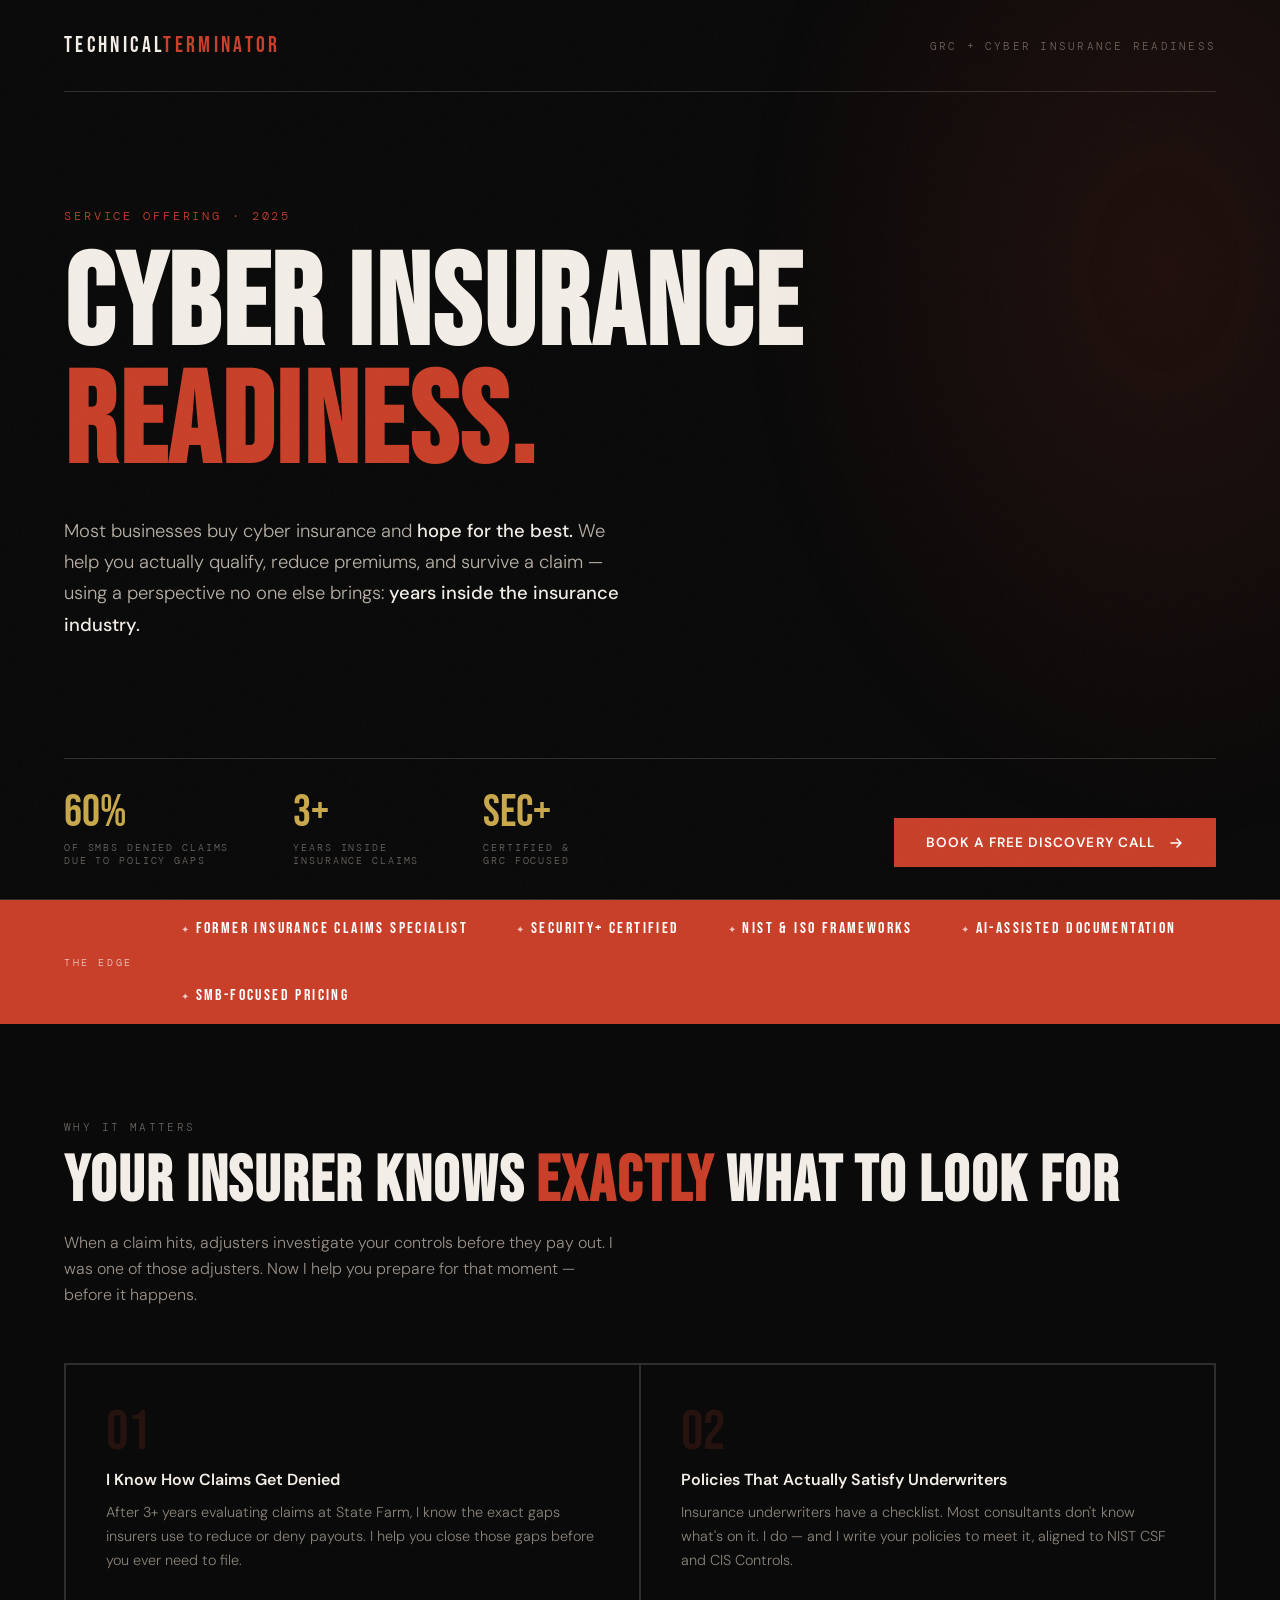
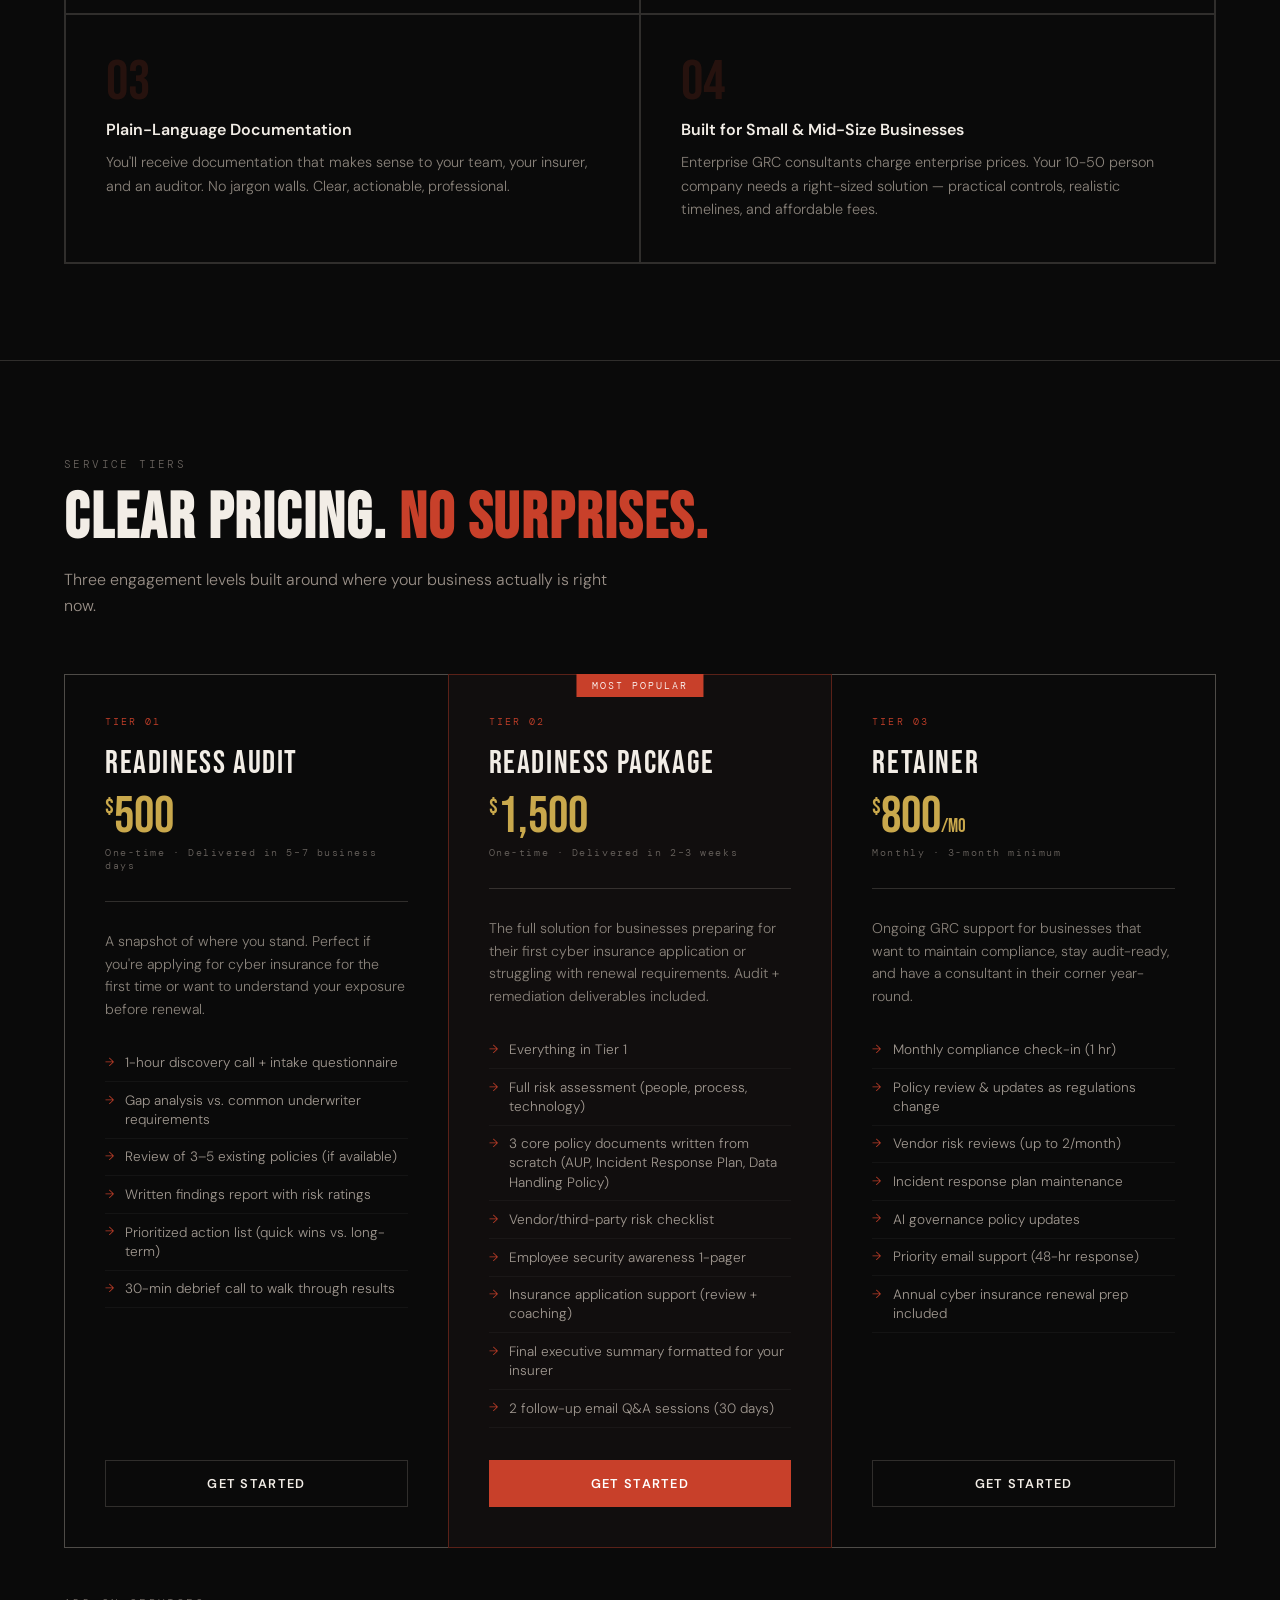
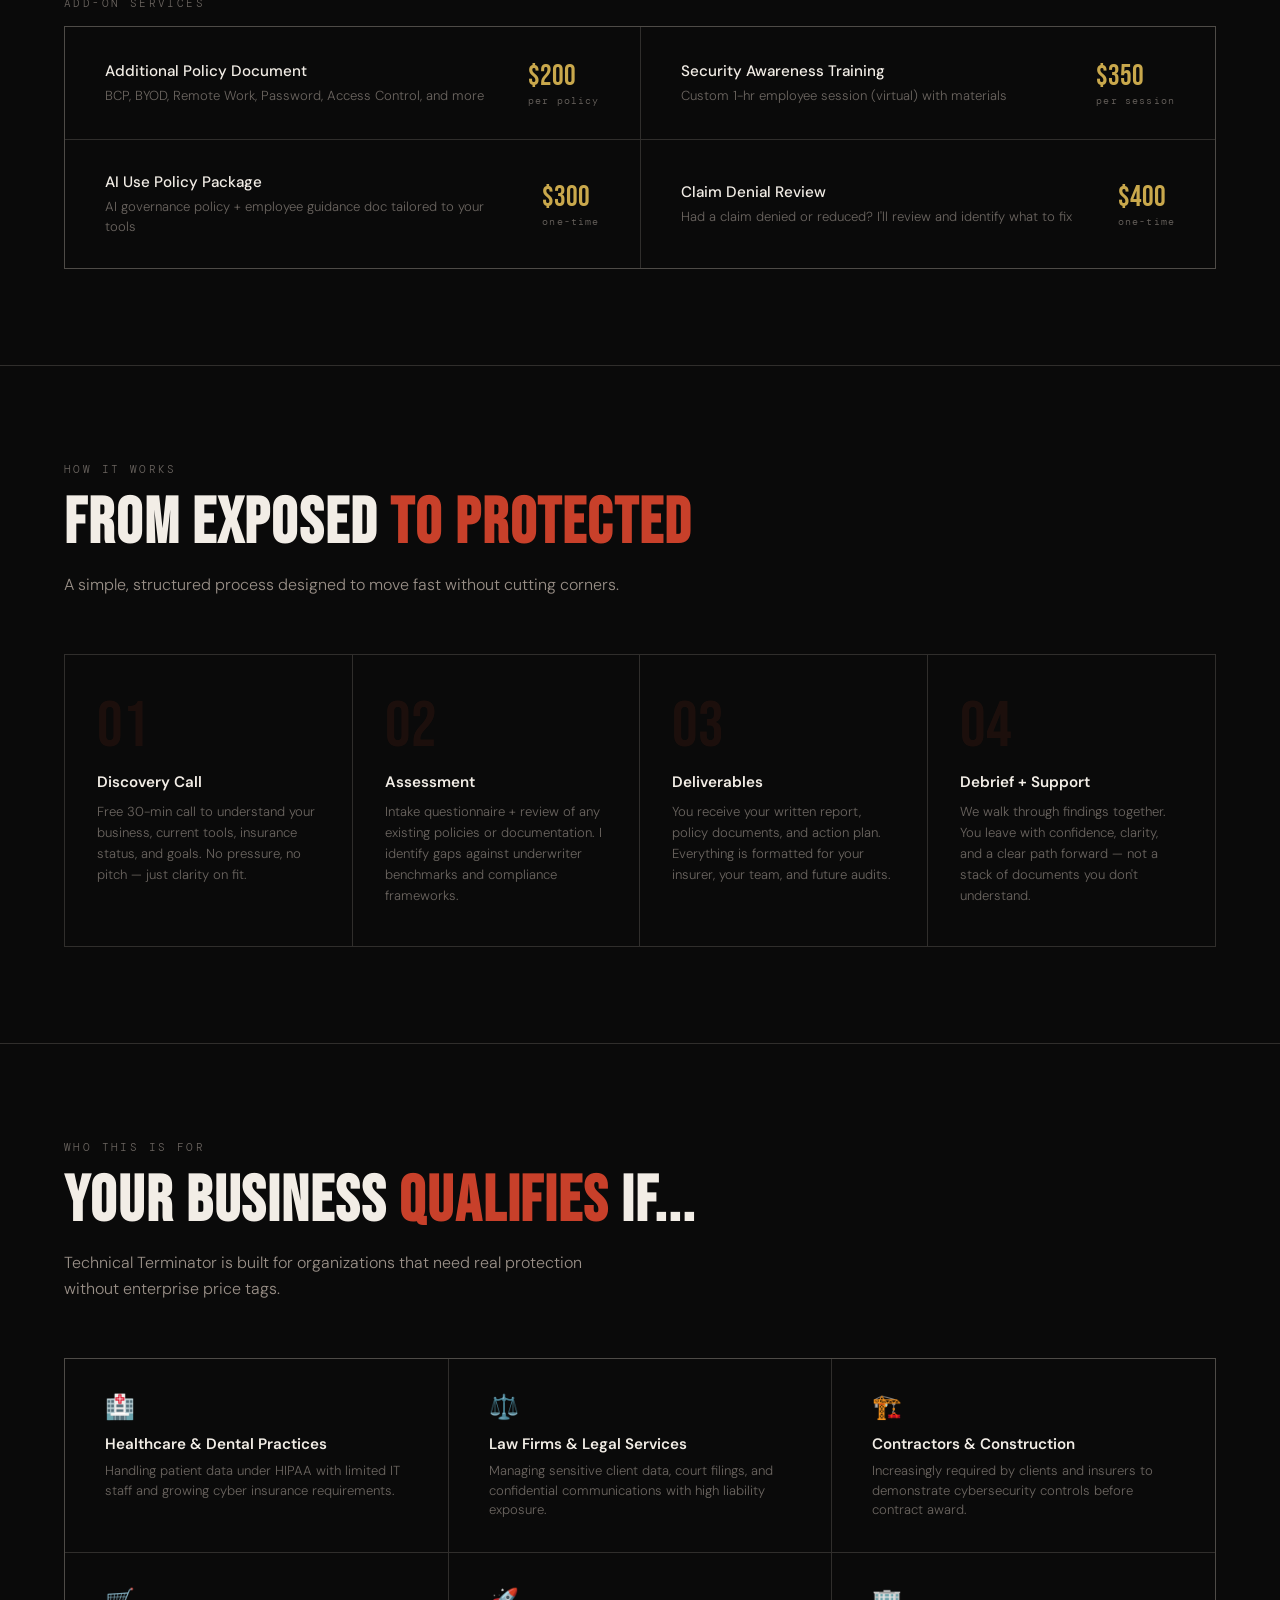
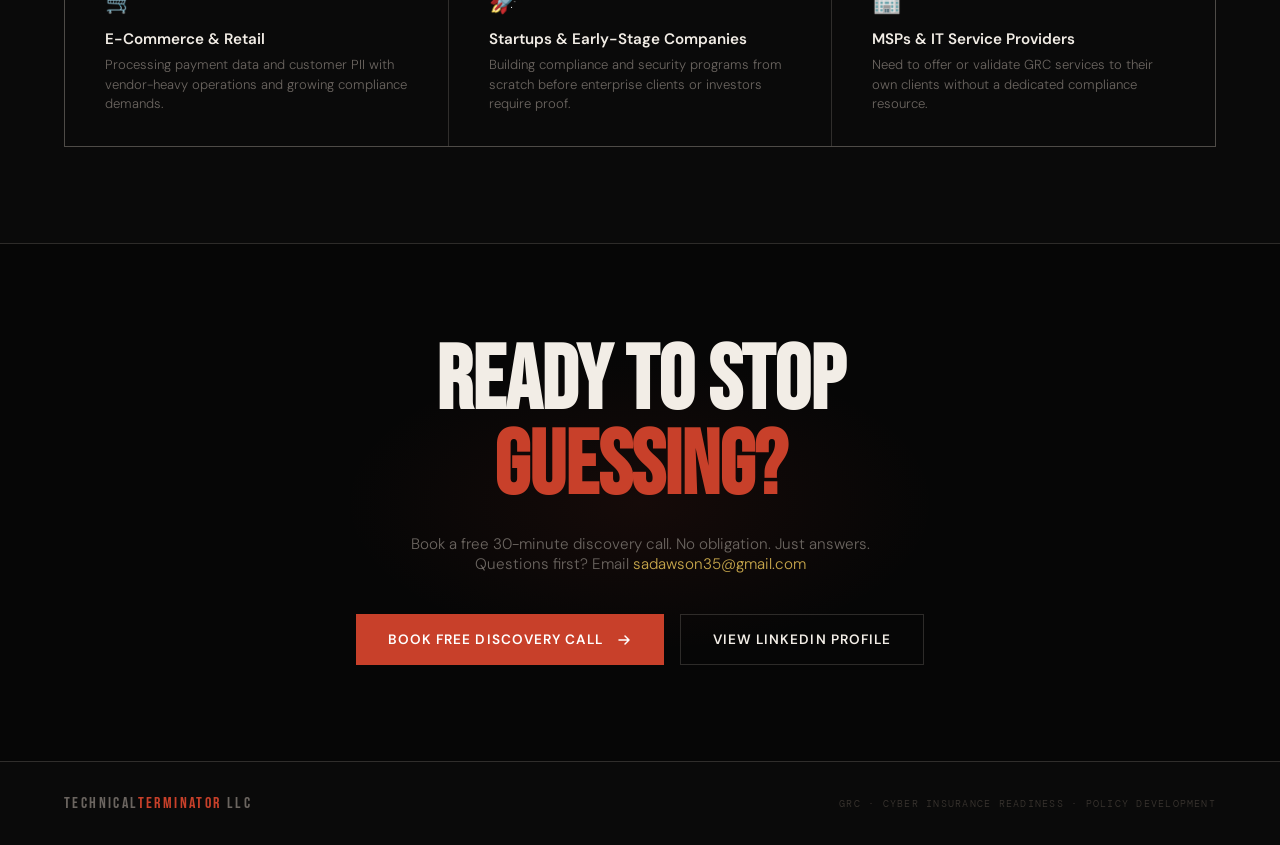
<file: technical-terminator-services.html>
<!DOCTYPE html>
<html lang="en">
<head>
<meta charset="UTF-8">
<meta name="viewport" content="width=device-width, initial-scale=1.0">
<title>Technical Terminator — Cyber Insurance Readiness</title>
<link href="https://fonts.googleapis.com/css2?family=Bebas+Neue&family=DM+Sans:wght@300;400;500;600&family=DM+Mono:wght@400;500&display=swap" rel="stylesheet">
<style>
  :root {
    --black: #0a0a0a;
    --off-white: #f2ede6;
    --cream: #e8e0d4;
    --accent: #c8402a;
    --accent-light: #e05a42;
    --gold: #c9a84c;
    --mid: #6b6560;
    --border: rgba(200,190,180,0.2);
  }

  * { margin: 0; padding: 0; box-sizing: border-box; }

  body {
    background: var(--black);
    color: var(--off-white);
    font-family: 'DM Sans', sans-serif;
    font-weight: 300;
    overflow-x: hidden;
  }

  /* NOISE TEXTURE OVERLAY */
  body::before {
    content: '';
    position: fixed;
    inset: 0;
    background-image: url("data:image/svg+xml,%3Csvg viewBox='0 0 256 256' xmlns='http://www.w3.org/2000/svg'%3E%3Cfilter id='noise'%3E%3CfeTurbulence type='fractalNoise' baseFrequency='0.9' numOctaves='4' stitchTiles='stitch'/%3E%3C/filter%3E%3Crect width='100%25' height='100%25' filter='url(%23noise)' opacity='0.035'/%3E%3C/svg%3E");
    pointer-events: none;
    z-index: 999;
    opacity: 0.4;
  }

  /* HERO */
  header {
    min-height: 100vh;
    display: grid;
    grid-template-rows: auto 1fr auto;
    padding: 2rem 4rem;
    position: relative;
    border-bottom: 1px solid var(--border);
  }

  header::after {
    content: '';
    position: absolute;
    top: 0; right: 0;
    width: 45%;
    height: 100%;
    background: radial-gradient(ellipse at 80% 30%, rgba(200,64,42,0.12) 0%, transparent 65%);
    pointer-events: none;
  }

  nav {
    display: flex;
    justify-content: space-between;
    align-items: center;
    padding-bottom: 2rem;
    border-bottom: 1px solid var(--border);
    opacity: 0;
    animation: fadeUp 0.8s ease 0.1s forwards;
  }

  .logo {
    font-family: 'Bebas Neue', sans-serif;
    font-size: 1.4rem;
    letter-spacing: 0.15em;
    color: var(--off-white);
  }

  .logo span { color: var(--accent); }

  .nav-tag {
    font-family: 'DM Mono', monospace;
    font-size: 0.7rem;
    letter-spacing: 0.2em;
    color: var(--mid);
    text-transform: uppercase;
  }

  .hero-content {
    display: flex;
    flex-direction: column;
    justify-content: center;
    padding: 4rem 0;
    max-width: 820px;
  }

  .eyebrow {
    font-family: 'DM Mono', monospace;
    font-size: 0.72rem;
    letter-spacing: 0.25em;
    color: var(--accent);
    text-transform: uppercase;
    margin-bottom: 1.5rem;
    opacity: 0;
    animation: fadeUp 0.8s ease 0.3s forwards;
  }

  h1 {
    font-family: 'Bebas Neue', sans-serif;
    font-size: clamp(4rem, 10vw, 9rem);
    line-height: 0.92;
    letter-spacing: 0.02em;
    margin-bottom: 2rem;
    opacity: 0;
    animation: fadeUp 0.9s ease 0.4s forwards;
  }

  h1 em {
    font-style: normal;
    color: var(--accent);
    display: block;
  }

  .hero-desc {
    font-size: 1.15rem;
    line-height: 1.7;
    color: #b8b0a6;
    max-width: 560px;
    opacity: 0;
    animation: fadeUp 0.8s ease 0.6s forwards;
  }

  .hero-desc strong {
    color: var(--off-white);
    font-weight: 500;
  }

  .hero-bottom {
    display: flex;
    justify-content: space-between;
    align-items: flex-end;
    padding-top: 2rem;
    border-top: 1px solid var(--border);
    opacity: 0;
    animation: fadeUp 0.8s ease 0.8s forwards;
  }

  .stat-row {
    display: flex;
    gap: 4rem;
  }

  .stat { display: flex; flex-direction: column; gap: 0.3rem; }
  .stat-num {
    font-family: 'Bebas Neue', sans-serif;
    font-size: 2.8rem;
    color: var(--gold);
    line-height: 1;
  }
  .stat-label {
    font-family: 'DM Mono', monospace;
    font-size: 0.65rem;
    letter-spacing: 0.18em;
    color: var(--mid);
    text-transform: uppercase;
  }

  .cta-btn {
    display: inline-flex;
    align-items: center;
    gap: 0.8rem;
    background: var(--accent);
    color: white;
    font-family: 'DM Sans', sans-serif;
    font-size: 0.85rem;
    font-weight: 600;
    letter-spacing: 0.08em;
    text-transform: uppercase;
    padding: 1rem 2rem;
    text-decoration: none;
    transition: background 0.2s ease, transform 0.2s ease;
    cursor: pointer;
    border: none;
  }
  .cta-btn:hover { background: var(--accent-light); transform: translateY(-2px); }
  .cta-btn svg { width: 16px; height: 16px; }

  /* DIFFERENTIATOR STRIP */
  .diff-strip {
    background: var(--accent);
    padding: 1.2rem 4rem;
    display: flex;
    align-items: center;
    gap: 3rem;
    overflow: hidden;
  }

  .diff-label {
    font-family: 'DM Mono', monospace;
    font-size: 0.65rem;
    letter-spacing: 0.25em;
    text-transform: uppercase;
    color: rgba(255,255,255,0.7);
    white-space: nowrap;
  }

  .diff-items {
    display: flex;
    gap: 3rem;
    flex-wrap: wrap;
  }

  .diff-item {
    font-family: 'Bebas Neue', sans-serif;
    font-size: 1rem;
    letter-spacing: 0.15em;
    color: white;
    white-space: nowrap;
  }

  .diff-item::before { content: '✦  '; font-size: 0.6rem; opacity: 0.7; }

  /* SECTION BASE */
  section { padding: 6rem 4rem; }
  section + section { border-top: 1px solid var(--border); }

  .section-tag {
    font-family: 'DM Mono', monospace;
    font-size: 0.68rem;
    letter-spacing: 0.22em;
    color: var(--mid);
    text-transform: uppercase;
    margin-bottom: 1rem;
  }

  .section-heading {
    font-family: 'Bebas Neue', sans-serif;
    font-size: clamp(2.5rem, 5vw, 4.5rem);
    line-height: 1;
    letter-spacing: 0.03em;
    margin-bottom: 1rem;
  }

  .section-heading span { color: var(--accent); }

  .section-sub {
    color: #9a9088;
    font-size: 1rem;
    line-height: 1.6;
    max-width: 560px;
    margin-bottom: 3.5rem;
  }

  /* THE EDGE */
  .edge-grid {
    display: grid;
    grid-template-columns: 1fr 1fr;
    gap: 0;
    border: 1px solid var(--border);
  }

  .edge-item {
    padding: 2.5rem;
    border: 1px solid var(--border);
    position: relative;
    transition: background 0.2s ease;
  }

  .edge-item:hover { background: rgba(255,255,255,0.02); }

  .edge-num {
    font-family: 'Bebas Neue', sans-serif;
    font-size: 3.5rem;
    color: rgba(200,64,42,0.15);
    line-height: 1;
    margin-bottom: 0.5rem;
  }

  .edge-title {
    font-size: 1rem;
    font-weight: 600;
    color: var(--off-white);
    margin-bottom: 0.7rem;
  }

  .edge-text {
    font-size: 0.9rem;
    line-height: 1.65;
    color: #8a837b;
  }

  /* SERVICES / PRICING */
  .pricing-grid {
    display: grid;
    grid-template-columns: repeat(3, 1fr);
    gap: 1px;
    background: var(--border);
    border: 1px solid var(--border);
    margin-bottom: 3rem;
  }

  .pricing-card {
    background: var(--black);
    padding: 2.5rem;
    display: flex;
    flex-direction: column;
    position: relative;
    transition: background 0.25s ease;
  }

  .pricing-card:hover { background: #111; }

  .pricing-card.featured {
    background: #110e0e;
    border: 1px solid rgba(200,64,42,0.4);
    margin: -1px;
    z-index: 1;
  }

  .pricing-card.featured::before {
    content: 'MOST POPULAR';
    position: absolute;
    top: -1px; left: 50%;
    transform: translateX(-50%);
    background: var(--accent);
    color: white;
    font-family: 'DM Mono', monospace;
    font-size: 0.6rem;
    letter-spacing: 0.2em;
    padding: 0.3rem 1rem;
    white-space: nowrap;
  }

  .card-tier {
    font-family: 'DM Mono', monospace;
    font-size: 0.65rem;
    letter-spacing: 0.2em;
    color: var(--accent);
    text-transform: uppercase;
    margin-bottom: 1rem;
  }

  .card-name {
    font-family: 'Bebas Neue', sans-serif;
    font-size: 2rem;
    letter-spacing: 0.05em;
    color: var(--off-white);
    margin-bottom: 0.5rem;
  }

  .card-price {
    font-family: 'Bebas Neue', sans-serif;
    font-size: 3.2rem;
    color: var(--gold);
    line-height: 1;
    margin-bottom: 0.2rem;
  }

  .card-price sup {
    font-size: 1.4rem;
    vertical-align: super;
  }

  .card-cadence {
    font-family: 'DM Mono', monospace;
    font-size: 0.65rem;
    letter-spacing: 0.15em;
    color: var(--mid);
    margin-bottom: 1.8rem;
    padding-bottom: 1.8rem;
    border-bottom: 1px solid var(--border);
  }

  .card-desc {
    font-size: 0.88rem;
    color: #8a837b;
    line-height: 1.6;
    margin-bottom: 1.5rem;
    flex-grow: 0;
  }

  .card-features {
    list-style: none;
    margin-bottom: 2rem;
    flex-grow: 1;
  }

  .card-features li {
    font-size: 0.85rem;
    color: #a09890;
    padding: 0.55rem 0;
    border-bottom: 1px solid rgba(255,255,255,0.04);
    display: flex;
    align-items: flex-start;
    gap: 0.7rem;
    line-height: 1.4;
  }

  .card-features li::before {
    content: '→';
    color: var(--accent);
    font-size: 0.75rem;
    flex-shrink: 0;
    margin-top: 0.05rem;
  }

  .card-cta {
    display: block;
    text-align: center;
    padding: 0.9rem;
    font-family: 'DM Sans', sans-serif;
    font-size: 0.8rem;
    font-weight: 600;
    letter-spacing: 0.1em;
    text-transform: uppercase;
    text-decoration: none;
    border: 1px solid var(--border);
    color: var(--off-white);
    transition: all 0.2s ease;
    cursor: pointer;
    background: none;
    width: 100%;
  }

  .card-cta:hover { border-color: var(--accent); color: var(--accent); }
  .pricing-card.featured .card-cta {
    background: var(--accent);
    border-color: var(--accent);
    color: white;
  }
  .pricing-card.featured .card-cta:hover { background: var(--accent-light); }

  /* ADD-ONS */
  .addon-grid {
    display: grid;
    grid-template-columns: repeat(2, 1fr);
    gap: 1px;
    background: var(--border);
    border: 1px solid var(--border);
  }

  .addon-item {
    background: var(--black);
    padding: 2rem 2.5rem;
    display: flex;
    justify-content: space-between;
    align-items: center;
    gap: 2rem;
    transition: background 0.2s ease;
  }

  .addon-item:hover { background: #0d0d0d; }

  .addon-info { flex: 1; }

  .addon-name {
    font-size: 0.95rem;
    font-weight: 500;
    color: var(--off-white);
    margin-bottom: 0.3rem;
  }

  .addon-desc {
    font-size: 0.82rem;
    color: #6b6560;
    line-height: 1.5;
  }

  .addon-price {
    font-family: 'Bebas Neue', sans-serif;
    font-size: 1.8rem;
    color: var(--gold);
    white-space: nowrap;
  }

  .addon-sub {
    font-family: 'DM Mono', monospace;
    font-size: 0.6rem;
    letter-spacing: 0.12em;
    color: var(--mid);
    text-align: right;
  }

  /* PROCESS */
  .process-steps {
    display: grid;
    grid-template-columns: repeat(4, 1fr);
    gap: 0;
    border: 1px solid var(--border);
  }

  .process-step {
    padding: 2.5rem 2rem;
    border-right: 1px solid var(--border);
    position: relative;
  }

  .process-step:last-child { border-right: none; }

  .step-num {
    font-family: 'Bebas Neue', sans-serif;
    font-size: 4rem;
    color: rgba(200,64,42,0.1);
    line-height: 1;
    margin-bottom: 0.8rem;
  }

  .step-title {
    font-size: 0.95rem;
    font-weight: 600;
    color: var(--off-white);
    margin-bottom: 0.6rem;
  }

  .step-text {
    font-size: 0.82rem;
    color: #6b6560;
    line-height: 1.6;
  }

  /* IDEAL CLIENT */
  .client-list {
    display: grid;
    grid-template-columns: repeat(3, 1fr);
    gap: 1px;
    background: var(--border);
    border: 1px solid var(--border);
  }

  .client-item {
    background: var(--black);
    padding: 2rem 2.5rem;
    transition: background 0.2s ease;
  }

  .client-item:hover { background: #0d0d0d; }

  .client-icon {
    font-size: 1.5rem;
    margin-bottom: 0.8rem;
  }

  .client-type {
    font-size: 0.95rem;
    font-weight: 600;
    color: var(--off-white);
    margin-bottom: 0.4rem;
  }

  .client-desc {
    font-size: 0.82rem;
    color: #6b6560;
    line-height: 1.5;
  }

  /* FOOTER CTA */
  .footer-cta {
    padding: 6rem 4rem;
    text-align: center;
    background: #060606;
    border-top: 1px solid var(--border);
    position: relative;
    overflow: hidden;
  }

  .footer-cta::before {
    content: '';
    position: absolute;
    top: 50%; left: 50%;
    transform: translate(-50%, -50%);
    width: 600px;
    height: 300px;
    background: radial-gradient(ellipse, rgba(200,64,42,0.08) 0%, transparent 70%);
    pointer-events: none;
  }

  .footer-cta h2 {
    font-family: 'Bebas Neue', sans-serif;
    font-size: clamp(3rem, 7vw, 6rem);
    line-height: 0.95;
    margin-bottom: 1.5rem;
    position: relative;
  }

  .footer-cta h2 span { color: var(--accent); }

  .footer-cta p {
    color: #6b6560;
    font-size: 0.95rem;
    margin-bottom: 2.5rem;
    position: relative;
  }

  .footer-cta p a { color: var(--gold); text-decoration: none; }
  .footer-cta p a:hover { text-decoration: underline; }

  .btn-row {
    display: flex;
    gap: 1rem;
    justify-content: center;
    flex-wrap: wrap;
    position: relative;
  }

  .btn-secondary {
    display: inline-flex;
    align-items: center;
    gap: 0.6rem;
    border: 1px solid var(--border);
    color: var(--off-white);
    font-family: 'DM Sans', sans-serif;
    font-size: 0.85rem;
    font-weight: 600;
    letter-spacing: 0.08em;
    text-transform: uppercase;
    padding: 1rem 2rem;
    text-decoration: none;
    transition: border-color 0.2s, color 0.2s;
    cursor: pointer;
    background: none;
  }

  .btn-secondary:hover { border-color: var(--off-white); }

  footer {
    padding: 2rem 4rem;
    border-top: 1px solid var(--border);
    display: flex;
    justify-content: space-between;
    align-items: center;
  }

  .footer-brand {
    font-family: 'Bebas Neue', sans-serif;
    font-size: 1rem;
    letter-spacing: 0.15em;
    color: var(--mid);
  }
  .footer-brand span { color: var(--accent); }

  .footer-note {
    font-family: 'DM Mono', monospace;
    font-size: 0.65rem;
    letter-spacing: 0.12em;
    color: #3a3530;
    text-transform: uppercase;
  }

  /* ANIMATIONS */
  @keyframes fadeUp {
    from { opacity: 0; transform: translateY(20px); }
    to { opacity: 1; transform: translateY(0); }
  }

  .reveal {
    opacity: 0;
    transform: translateY(24px);
    transition: opacity 0.7s ease, transform 0.7s ease;
  }

  .reveal.visible {
    opacity: 1;
    transform: none;
  }

  /* RESPONSIVE */
  @media (max-width: 900px) {
    header, section, .diff-strip, footer { padding-left: 2rem; padding-right: 2rem; }
    .pricing-grid { grid-template-columns: 1fr; }
    .pricing-card.featured { margin: 0; }
    .edge-grid, .addon-grid, .client-list { grid-template-columns: 1fr; }
    .process-steps { grid-template-columns: 1fr 1fr; }
    .stat-row { gap: 2rem; }
    h1 { font-size: 4.5rem; }
    .hero-bottom { flex-direction: column; align-items: flex-start; gap: 2rem; }
  }
</style>
</head>
<body>

<!-- HEADER -->
<header>
  <nav>
    <div class="logo">Technical<span>Terminator</span></div>
    <div class="nav-tag">GRC + Cyber Insurance Readiness</div>
  </nav>

  <div class="hero-content">
    <div class="eyebrow">Service Offering · 2025</div>
    <h1>Cyber Insurance<em>Readiness.</em></h1>
    <p class="hero-desc">
      Most businesses buy cyber insurance and <strong>hope for the best.</strong>
      We help you actually qualify, reduce premiums, and survive a claim —
      using a perspective no one else brings: <strong>years inside the insurance industry.</strong>
    </p>
  </div>

  <div class="hero-bottom">
    <div class="stat-row">
      <div class="stat">
        <span class="stat-num">60%</span>
        <span class="stat-label">of SMBs denied claims<br>due to policy gaps</span>
      </div>
      <div class="stat">
        <span class="stat-num">3+</span>
        <span class="stat-label">years inside<br>insurance claims</span>
      </div>
      <div class="stat">
        <span class="stat-num">SEC+</span>
        <span class="stat-label">Certified &<br>GRC Focused</span>
      </div>
    </div>
    <a href="mailto:sadawson35@gmail.com" class="cta-btn">
      Book a Free Discovery Call
      <svg fill="none" viewBox="0 0 16 16"><path d="M3 8h10M9 4l4 4-4 4" stroke="currentColor" stroke-width="1.5" stroke-linecap="round" stroke-linejoin="round"/></svg>
    </a>
  </div>
</header>

<!-- DIFFERENTIATOR STRIP -->
<div class="diff-strip">
  <div class="diff-label">The Edge</div>
  <div class="diff-items">
    <span class="diff-item">Former Insurance Claims Specialist</span>
    <span class="diff-item">Security+ Certified</span>
    <span class="diff-item">NIST & ISO Frameworks</span>
    <span class="diff-item">AI-Assisted Documentation</span>
    <span class="diff-item">SMB-Focused Pricing</span>
  </div>
</div>

<!-- WHY THIS MATTERS -->
<section>
  <div class="section-tag">Why It Matters</div>
  <h2 class="section-heading">Your Insurer Knows <span>Exactly</span> What to Look For</h2>
  <p class="section-sub">
    When a claim hits, adjusters investigate your controls before they pay out. 
    I was one of those adjusters. Now I help you prepare for that moment — before it happens.
  </p>

  <div class="edge-grid reveal">
    <div class="edge-item">
      <div class="edge-num">01</div>
      <div class="edge-title">I Know How Claims Get Denied</div>
      <div class="edge-text">After 3+ years evaluating claims at State Farm, I know the exact gaps insurers use to reduce or deny payouts. I help you close those gaps before you ever need to file.</div>
    </div>
    <div class="edge-item">
      <div class="edge-num">02</div>
      <div class="edge-title">Policies That Actually Satisfy Underwriters</div>
      <div class="edge-text">Insurance underwriters have a checklist. Most consultants don't know what's on it. I do — and I write your policies to meet it, aligned to NIST CSF and CIS Controls.</div>
    </div>
    <div class="edge-item">
      <div class="edge-num">03</div>
      <div class="edge-title">Plain-Language Documentation</div>
      <div class="edge-text">You'll receive documentation that makes sense to your team, your insurer, and an auditor. No jargon walls. Clear, actionable, professional.</div>
    </div>
    <div class="edge-item">
      <div class="edge-num">04</div>
      <div class="edge-title">Built for Small & Mid-Size Businesses</div>
      <div class="edge-text">Enterprise GRC consultants charge enterprise prices. Your 10-50 person company needs a right-sized solution — practical controls, realistic timelines, and affordable fees.</div>
    </div>
  </div>
</section>

<!-- PRICING -->
<section>
  <div class="section-tag">Service Tiers</div>
  <h2 class="section-heading">Clear Pricing. <span>No Surprises.</span></h2>
  <p class="section-sub">Three engagement levels built around where your business actually is right now.</p>

  <div class="pricing-grid reveal">

    <!-- TIER 1 -->
    <div class="pricing-card">
      <div class="card-tier">Tier 01</div>
      <div class="card-name">Readiness Audit</div>
      <div class="card-price"><sup>$</sup>500</div>
      <div class="card-cadence">One-time · Delivered in 5–7 business days</div>
      <div class="card-desc">A snapshot of where you stand. Perfect if you're applying for cyber insurance for the first time or want to understand your exposure before renewal.</div>
      <ul class="card-features">
        <li>1-hour discovery call + intake questionnaire</li>
        <li>Gap analysis vs. common underwriter requirements</li>
        <li>Review of 3–5 existing policies (if available)</li>
        <li>Written findings report with risk ratings</li>
        <li>Prioritized action list (quick wins vs. long-term)</li>
        <li>30-min debrief call to walk through results</li>
      </ul>
      <a href="mailto:sadawson35@gmail.com?subject=Readiness Audit Inquiry" class="card-cta">Get Started</a>
    </div>

    <!-- TIER 2 — FEATURED -->
    <div class="pricing-card featured">
      <div class="card-tier">Tier 02</div>
      <div class="card-name">Readiness Package</div>
      <div class="card-price"><sup>$</sup>1,500</div>
      <div class="card-cadence">One-time · Delivered in 2–3 weeks</div>
      <div class="card-desc">The full solution for businesses preparing for their first cyber insurance application or struggling with renewal requirements. Audit + remediation deliverables included.</div>
      <ul class="card-features">
        <li>Everything in Tier 1</li>
        <li>Full risk assessment (people, process, technology)</li>
        <li>3 core policy documents written from scratch (AUP, Incident Response Plan, Data Handling Policy)</li>
        <li>Vendor/third-party risk checklist</li>
        <li>Employee security awareness 1-pager</li>
        <li>Insurance application support (review + coaching)</li>
        <li>Final executive summary formatted for your insurer</li>
        <li>2 follow-up email Q&A sessions (30 days)</li>
      </ul>
      <a href="mailto:sadawson35@gmail.com?subject=Readiness Package Inquiry" class="card-cta">Get Started</a>
    </div>

    <!-- TIER 3 -->
    <div class="pricing-card">
      <div class="card-tier">Tier 03</div>
      <div class="card-name">Retainer</div>
      <div class="card-price"><sup>$</sup>800<span style="font-size:1.2rem">/mo</span></div>
      <div class="card-cadence">Monthly · 3-month minimum</div>
      <div class="card-desc">Ongoing GRC support for businesses that want to maintain compliance, stay audit-ready, and have a consultant in their corner year-round.</div>
      <ul class="card-features">
        <li>Monthly compliance check-in (1 hr)</li>
        <li>Policy review & updates as regulations change</li>
        <li>Vendor risk reviews (up to 2/month)</li>
        <li>Incident response plan maintenance</li>
        <li>AI governance policy updates</li>
        <li>Priority email support (48-hr response)</li>
        <li>Annual cyber insurance renewal prep included</li>
      </ul>
      <a href="mailto:sadawson35@gmail.com?subject=Retainer Inquiry" class="card-cta">Get Started</a>
    </div>

  </div>

  <!-- ADD-ONS -->
  <div class="section-tag reveal" style="margin-top:3rem">Add-On Services</div>
  <div class="addon-grid reveal">
    <div class="addon-item">
      <div class="addon-info">
        <div class="addon-name">Additional Policy Document</div>
        <div class="addon-desc">BCP, BYOD, Remote Work, Password, Access Control, and more</div>
      </div>
      <div>
        <div class="addon-price">$200</div>
        <div class="addon-sub">per policy</div>
      </div>
    </div>
    <div class="addon-item">
      <div class="addon-info">
        <div class="addon-name">Security Awareness Training</div>
        <div class="addon-desc">Custom 1-hr employee session (virtual) with materials</div>
      </div>
      <div>
        <div class="addon-price">$350</div>
        <div class="addon-sub">per session</div>
      </div>
    </div>
    <div class="addon-item">
      <div class="addon-info">
        <div class="addon-name">AI Use Policy Package</div>
        <div class="addon-desc">AI governance policy + employee guidance doc tailored to your tools</div>
      </div>
      <div>
        <div class="addon-price">$300</div>
        <div class="addon-sub">one-time</div>
      </div>
    </div>
    <div class="addon-item">
      <div class="addon-info">
        <div class="addon-name">Claim Denial Review</div>
        <div class="addon-desc">Had a claim denied or reduced? I'll review and identify what to fix</div>
      </div>
      <div>
        <div class="addon-price">$400</div>
        <div class="addon-sub">one-time</div>
      </div>
    </div>
  </div>
</section>

<!-- PROCESS -->
<section>
  <div class="section-tag">How It Works</div>
  <h2 class="section-heading">From Exposed <span>to Protected</span></h2>
  <p class="section-sub">A simple, structured process designed to move fast without cutting corners.</p>

  <div class="process-steps reveal">
    <div class="process-step">
      <div class="step-num">01</div>
      <div class="step-title">Discovery Call</div>
      <div class="step-text">Free 30-min call to understand your business, current tools, insurance status, and goals. No pressure, no pitch — just clarity on fit.</div>
    </div>
    <div class="process-step">
      <div class="step-num">02</div>
      <div class="step-title">Assessment</div>
      <div class="step-text">Intake questionnaire + review of any existing policies or documentation. I identify gaps against underwriter benchmarks and compliance frameworks.</div>
    </div>
    <div class="process-step">
      <div class="step-num">03</div>
      <div class="step-title">Deliverables</div>
      <div class="step-text">You receive your written report, policy documents, and action plan. Everything is formatted for your insurer, your team, and future audits.</div>
    </div>
    <div class="process-step">
      <div class="step-num">04</div>
      <div class="step-title">Debrief + Support</div>
      <div class="step-text">We walk through findings together. You leave with confidence, clarity, and a clear path forward — not a stack of documents you don't understand.</div>
    </div>
  </div>
</section>

<!-- IDEAL CLIENT -->
<section>
  <div class="section-tag">Who This Is For</div>
  <h2 class="section-heading">Your Business <span>Qualifies</span> If...</h2>
  <p class="section-sub">Technical Terminator is built for organizations that need real protection without enterprise price tags.</p>

  <div class="client-list reveal">
    <div class="client-item">
      <div class="client-icon">🏥</div>
      <div class="client-type">Healthcare & Dental Practices</div>
      <div class="client-desc">Handling patient data under HIPAA with limited IT staff and growing cyber insurance requirements.</div>
    </div>
    <div class="client-item">
      <div class="client-icon">⚖️</div>
      <div class="client-type">Law Firms & Legal Services</div>
      <div class="client-desc">Managing sensitive client data, court filings, and confidential communications with high liability exposure.</div>
    </div>
    <div class="client-item">
      <div class="client-icon">🏗️</div>
      <div class="client-type">Contractors & Construction</div>
      <div class="client-desc">Increasingly required by clients and insurers to demonstrate cybersecurity controls before contract award.</div>
    </div>
    <div class="client-item">
      <div class="client-icon">🛒</div>
      <div class="client-type">E-Commerce & Retail</div>
      <div class="client-desc">Processing payment data and customer PII with vendor-heavy operations and growing compliance demands.</div>
    </div>
    <div class="client-item">
      <div class="client-icon">🚀</div>
      <div class="client-type">Startups & Early-Stage Companies</div>
      <div class="client-desc">Building compliance and security programs from scratch before enterprise clients or investors require proof.</div>
    </div>
    <div class="client-item">
      <div class="client-icon">🏢</div>
      <div class="client-type">MSPs & IT Service Providers</div>
      <div class="client-desc">Need to offer or validate GRC services to their own clients without a dedicated compliance resource.</div>
    </div>
  </div>
</section>

<!-- FOOTER CTA -->
<div class="footer-cta">
  <h2>Ready to Stop<br><span>Guessing?</span></h2>
  <p>Book a free 30-minute discovery call. No obligation. Just answers.<br>
  Questions first? Email <a href="mailto:sadawson35@gmail.com">sadawson35@gmail.com</a></p>
  <div class="btn-row">
    <a href="mailto:sadawson35@gmail.com?subject=Free Discovery Call" class="cta-btn">
      Book Free Discovery Call
      <svg fill="none" viewBox="0 0 16 16" width="16" height="16"><path d="M3 8h10M9 4l4 4-4 4" stroke="currentColor" stroke-width="1.5" stroke-linecap="round" stroke-linejoin="round"/></svg>
    </a>
    <a href="https://www.linkedin.com/in/sydneydawson35" target="_blank" class="btn-secondary">View LinkedIn Profile</a>
  </div>
</div>

<footer>
  <div class="footer-brand">Technical<span>Terminator</span> LLC</div>
  <div class="footer-note">GRC · Cyber Insurance Readiness · Policy Development</div>
</footer>

<script>
  // Scroll reveal
  const reveals = document.querySelectorAll('.reveal');
  const observer = new IntersectionObserver((entries) => {
    entries.forEach((entry, i) => {
      if (entry.isIntersecting) {
        setTimeout(() => entry.target.classList.add('visible'), i * 80);
        observer.unobserve(entry.target);
      }
    });
  }, { threshold: 0.08 });
  reveals.forEach(el => observer.observe(el));
</script>

</body>
</html>
</file>
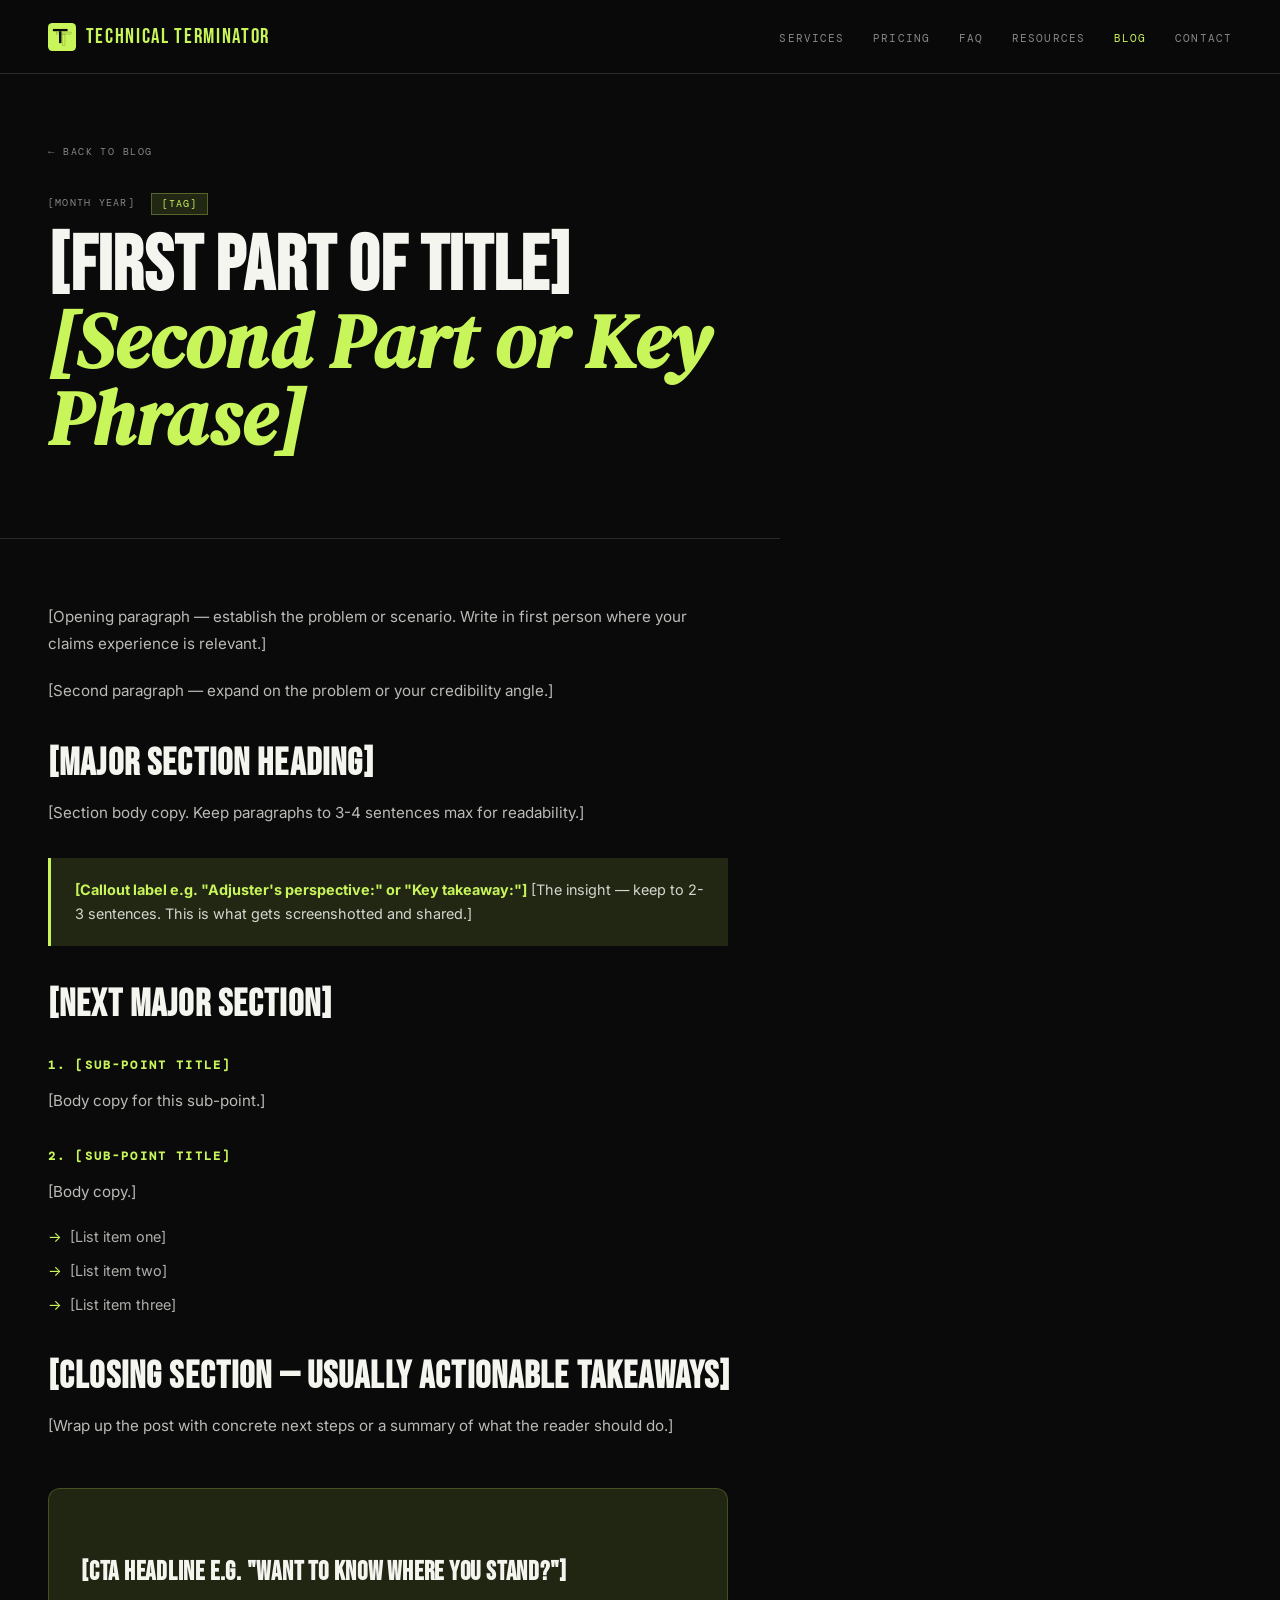
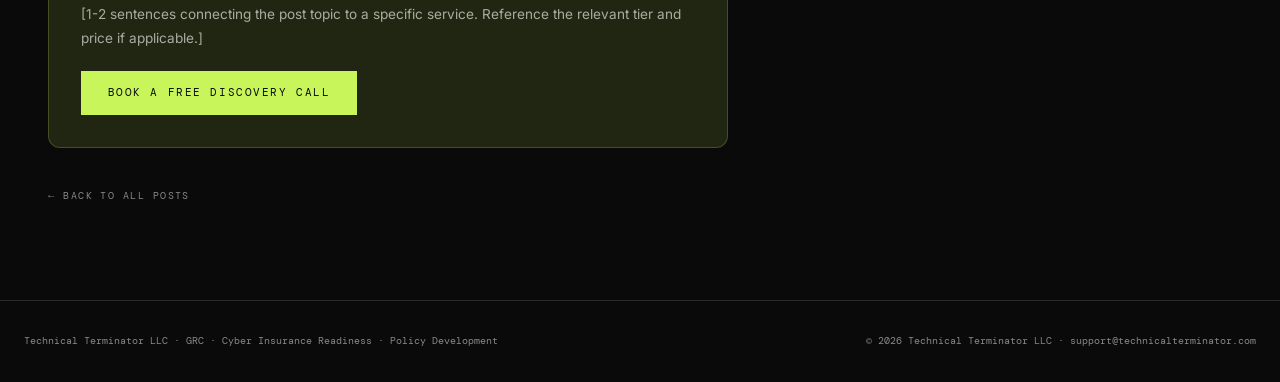
<file: blog/posts/_post-template.html>
<!DOCTYPE html>
<html lang="en">
<head>
<meta charset="UTF-8" />
<meta name="viewport" content="width=device-width, initial-scale=1.0, viewport-fit=cover" />

<!-- TEMPLATE: Replace all [BRACKETED] values before publishing -->
<title>[POST TITLE] — Technical Terminator</title>
<meta name="description" content="[150-160 character description of the post for search results]" />
<link rel="canonical" href="https://technicalterminator.com/blog/posts/[FILENAME].html" />

<meta property="og:title" content="[POST TITLE]" />
<meta property="og:description" content="[Short description for social sharing]" />
<meta property="og:type" content="article" />
<meta property="og:url" content="https://technicalterminator.com/blog/posts/[FILENAME].html" />
<meta name="twitter:card" content="summary" />

<link rel="icon" type="image/svg+xml" href="../../favicon.svg" />
<link rel="stylesheet" href="../../css/style.css" />

<script type="application/ld+json">
{
  "@context": "https://schema.org",
  "@type": "BlogPosting",
  "headline": "[POST TITLE]",
  "description": "[Post description — same as meta description above]",
  "datePublished": "[YYYY-MM-DD]",
  "author": {
    "@type": "Person",
    "name": "Sydney Dawson",
    "jobTitle": "Founder, Technical Terminator LLC"
  },
  "publisher": {
    "@type": "Organization",
    "name": "Technical Terminator LLC",
    "url": "https://technicalterminator.com"
  },
  "url": "https://technicalterminator.com/blog/posts/[FILENAME].html",
  "keywords": ["cyber insurance", "GRC", "small business", "Dallas Fort Worth", "[add more keywords]"]
}
</script>
</head>
<body>

<nav>
  <a href="../../" class="nav-logo-wrap">
    <svg class="nav-icon" viewBox="0 0 80 80" fill="none" xmlns="http://www.w3.org/2000/svg" aria-hidden="true">
      <rect width="80" height="80" rx="12" fill="#c8f55a"/>
      <rect x="24" y="26" width="42" height="5.5" stroke="#0a0a0a" stroke-width="1.2" fill="none" opacity="0.4"/>
      <rect x="41.5" y="31.5" width="7" height="32" stroke="#0a0a0a" stroke-width="1.2" fill="none" opacity="0.4"/>
      <rect x="14" y="17" width="42" height="6.5" fill="#0a0a0a"/>
      <rect x="31.5" y="23.5" width="7" height="34" fill="#0a0a0a"/>
    </svg>
    <div class="nav-logo">Technical Terminator</div>
  </a>
  <ul class="nav-links">
    <li><a href="../../#services">Services</a></li>
    <li><a href="../../#pricing">Pricing</a></li>
    <li><a href="../../#faq">FAQ</a></li>
    <li><a href="../../#resources">Resources</a></li>
    <li><a href="/blog/" class="active">Blog</a></li>
    <li><a href="mailto:support@technicalterminator.com">Contact</a></li>
  </ul>
</nav>

<div class="post-hero">
  <a href="/blog/" class="back-link">← Back to Blog</a>
  <div class="post-meta">
    <span class="post-date">[Month Year]</span>
    <!-- Tag options: Adjuster Secrets · Education · How-To · Myth Busting · Scary Scenarios · News -->
    <span class="post-tag">[TAG]</span>
  </div>
  <!-- Split title at a natural break; wrap the second half or a key phrase in <em> for italic accent -->
  <h1>[First Part of Title]<br><em>[Second Part or Key Phrase]</em></h1>
</div>

<div class="post-body">

  <!-- Opening paragraph: hook the reader, establish the stakes -->
  <p>[Opening paragraph — establish the problem or scenario. Write in first person where your claims experience is relevant.]</p>

  <p>[Second paragraph — expand on the problem or your credibility angle.]</p>

  <!-- Use h2 for major sections, h3 for sub-points within a section -->
  <h2>[Major Section Heading]</h2>

  <p>[Section body copy. Keep paragraphs to 3-4 sentences max for readability.]</p>

  <!-- Callout box — use for the single most important insight in the post -->
  <div class="post-callout">
    <strong>[Callout label e.g. "Adjuster's perspective:" or "Key takeaway:"]</strong> [The insight — keep to 2-3 sentences. This is what gets screenshotted and shared.]
  </div>

  <h2>[Next Major Section]</h2>

  <!-- Use h3 for numbered or named sub-points -->
  <h3>1. [Sub-point title]</h3>
  <p>[Body copy for this sub-point.]</p>

  <h3>2. [Sub-point title]</h3>
  <p>[Body copy.]</p>

  <!-- Bullet list example -->
  <ul>
    <li>[List item one]</li>
    <li>[List item two]</li>
    <li>[List item three]</li>
  </ul>

  <h2>[Closing Section — usually actionable takeaways]</h2>

  <p>[Wrap up the post with concrete next steps or a summary of what the reader should do.]</p>

  <!-- End-of-post CTA — customize the offer based on the post topic -->
  <div class="post-cta">
    <h3>[CTA Headline e.g. "Want to Know Where You Stand?"]</h3>
    <p>[1-2 sentences connecting the post topic to a specific service. Reference the relevant tier and price if applicable.]</p>
    <a href="mailto:support@technicalterminator.com?subject=[URL-encoded subject line]" class="btn">Book a Free Discovery Call</a>
  </div>

  <a href="/blog/" class="back-link" style="margin-top:2.5rem;">← Back to all posts</a>

</div>

<footer>
  <span>Technical Terminator LLC · GRC · Cyber Insurance Readiness · Policy Development</span>
  <span>© 2026 Technical Terminator LLC · <a href="mailto:support@technicalterminator.com">support@technicalterminator.com</a></span>
</footer>

</body>
</html>
</file>
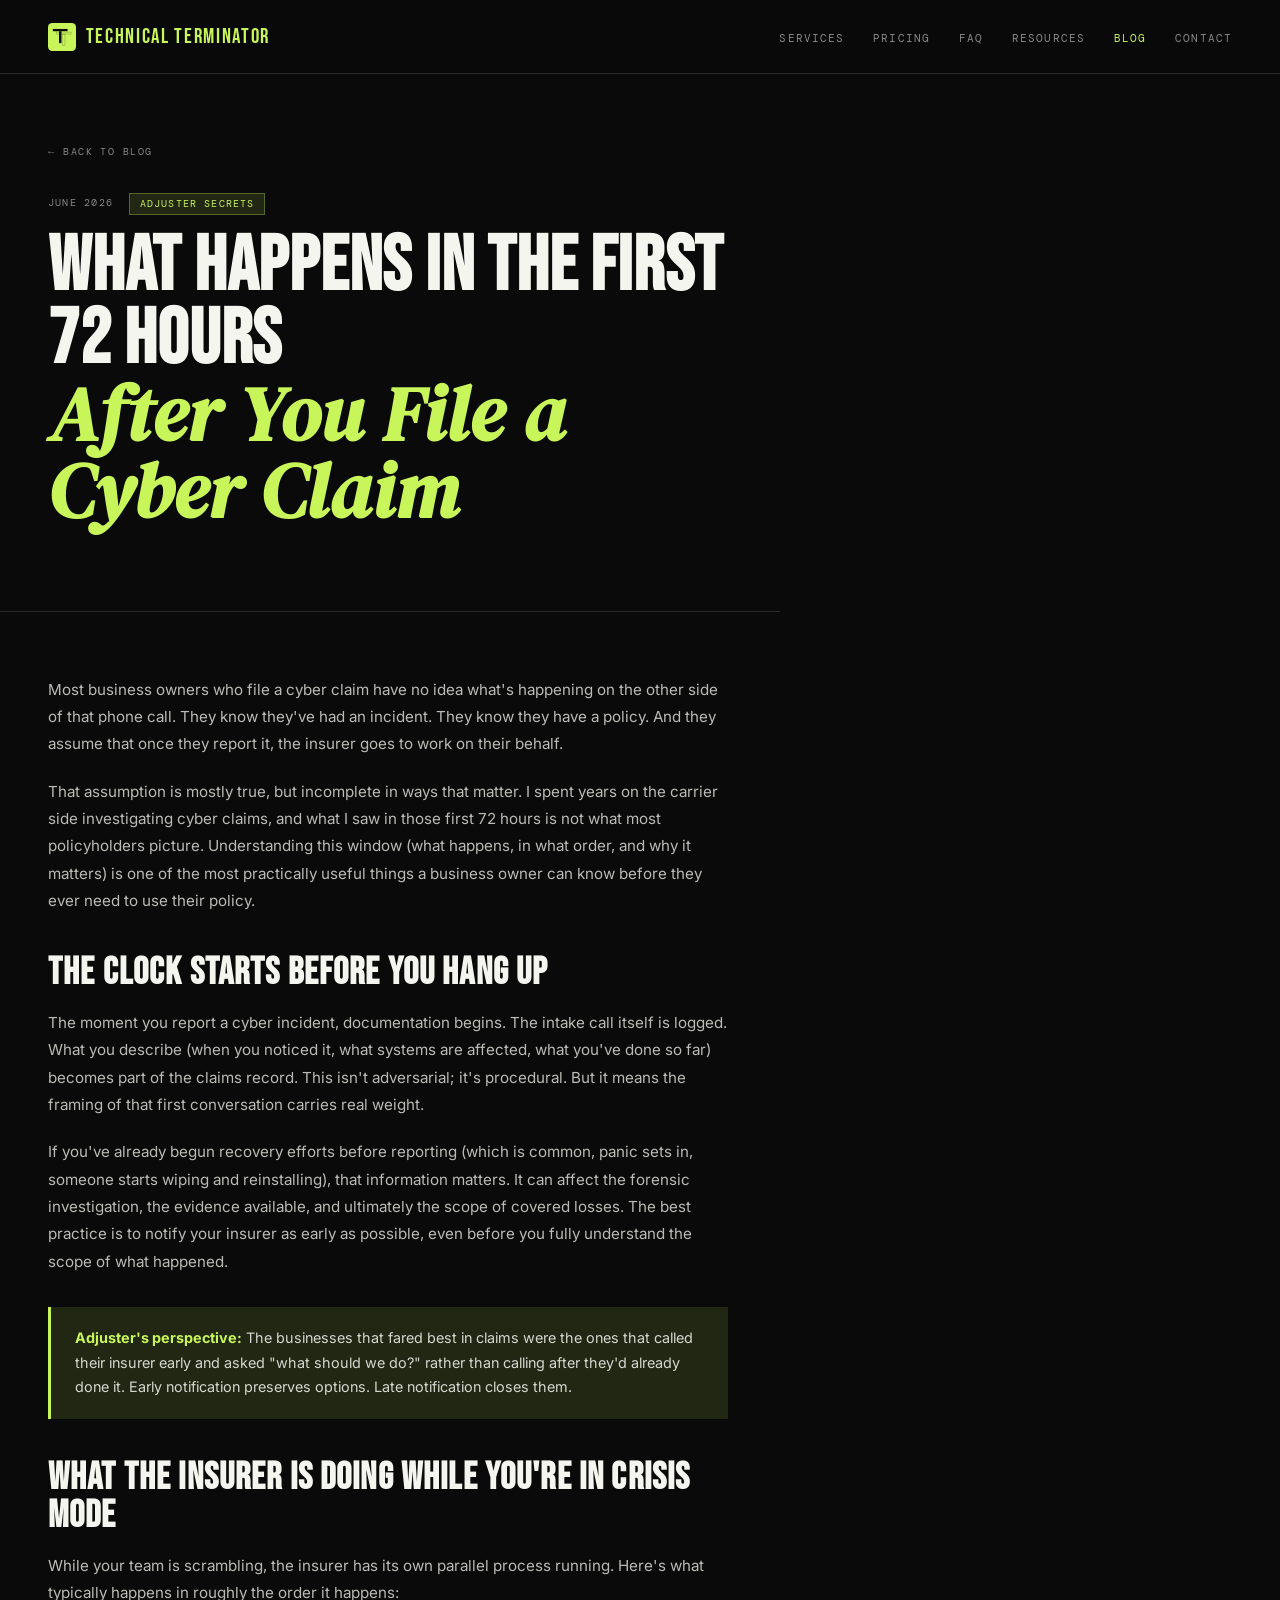
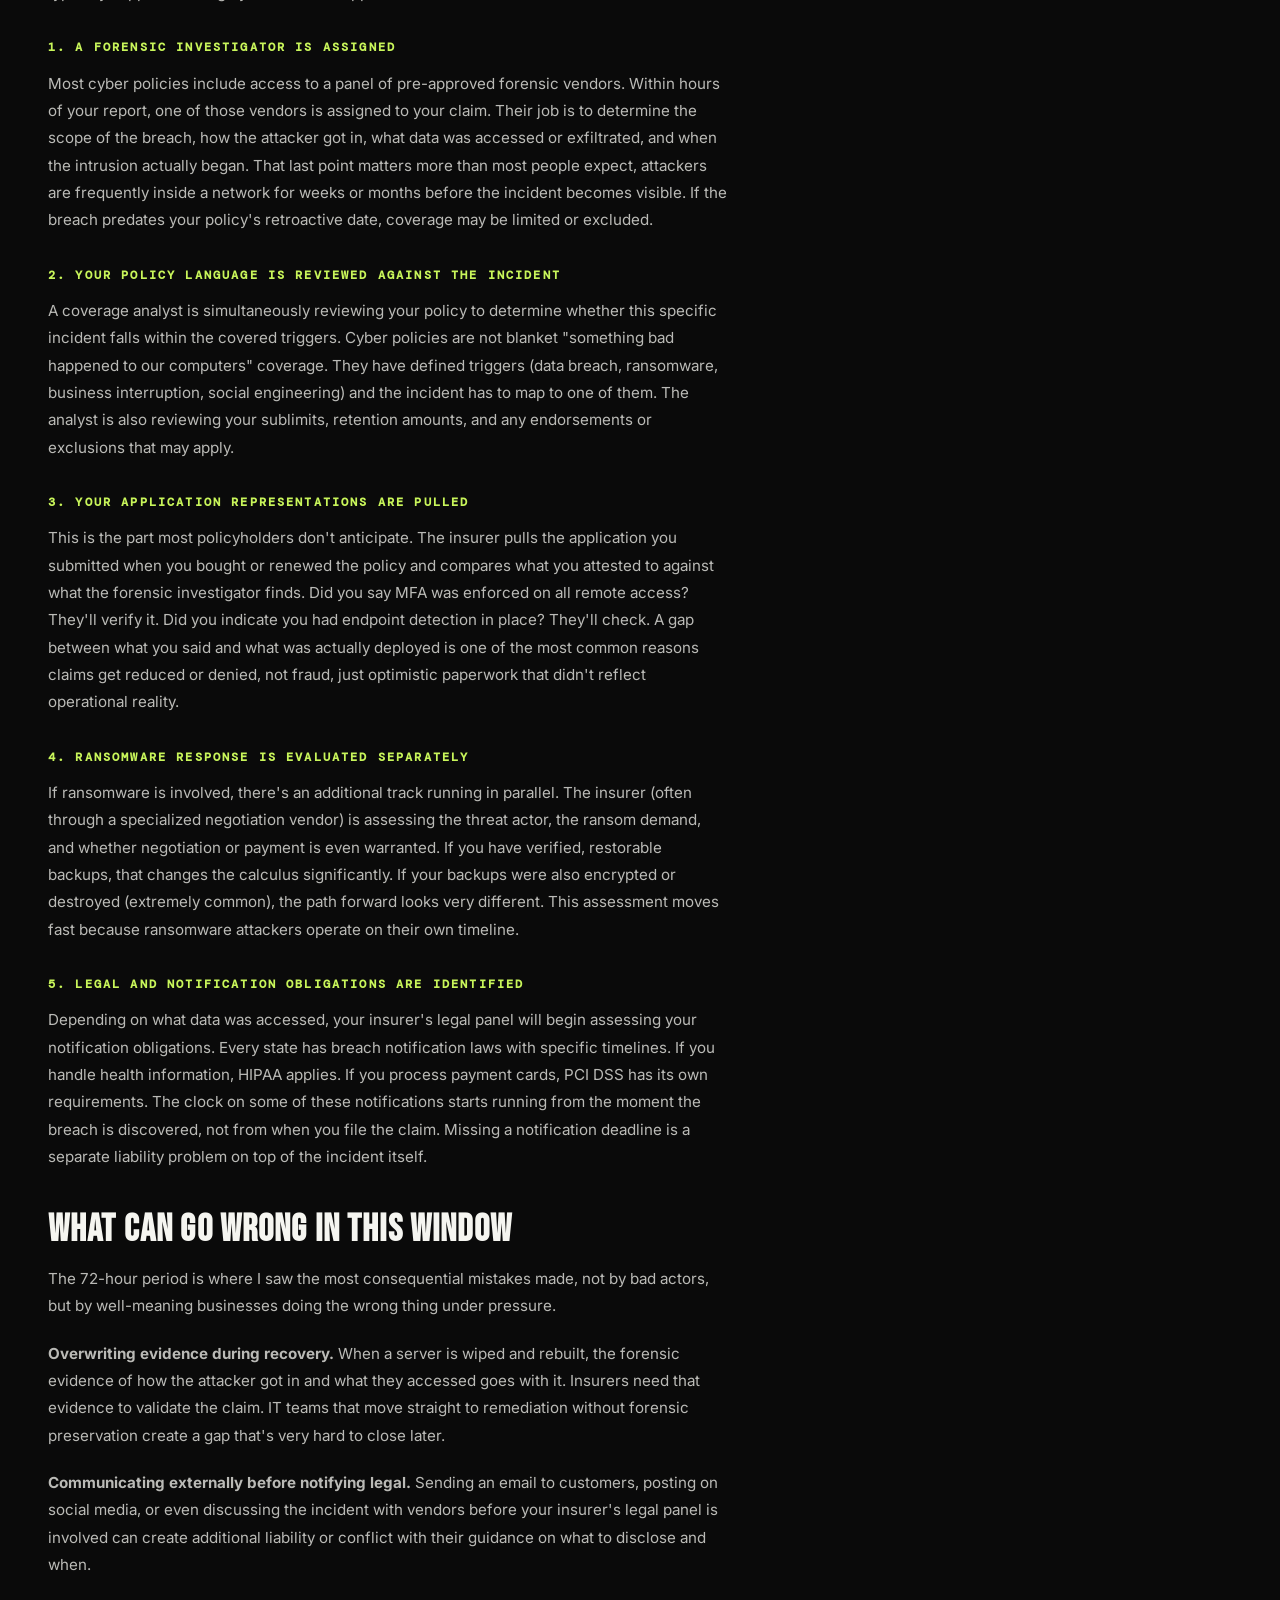
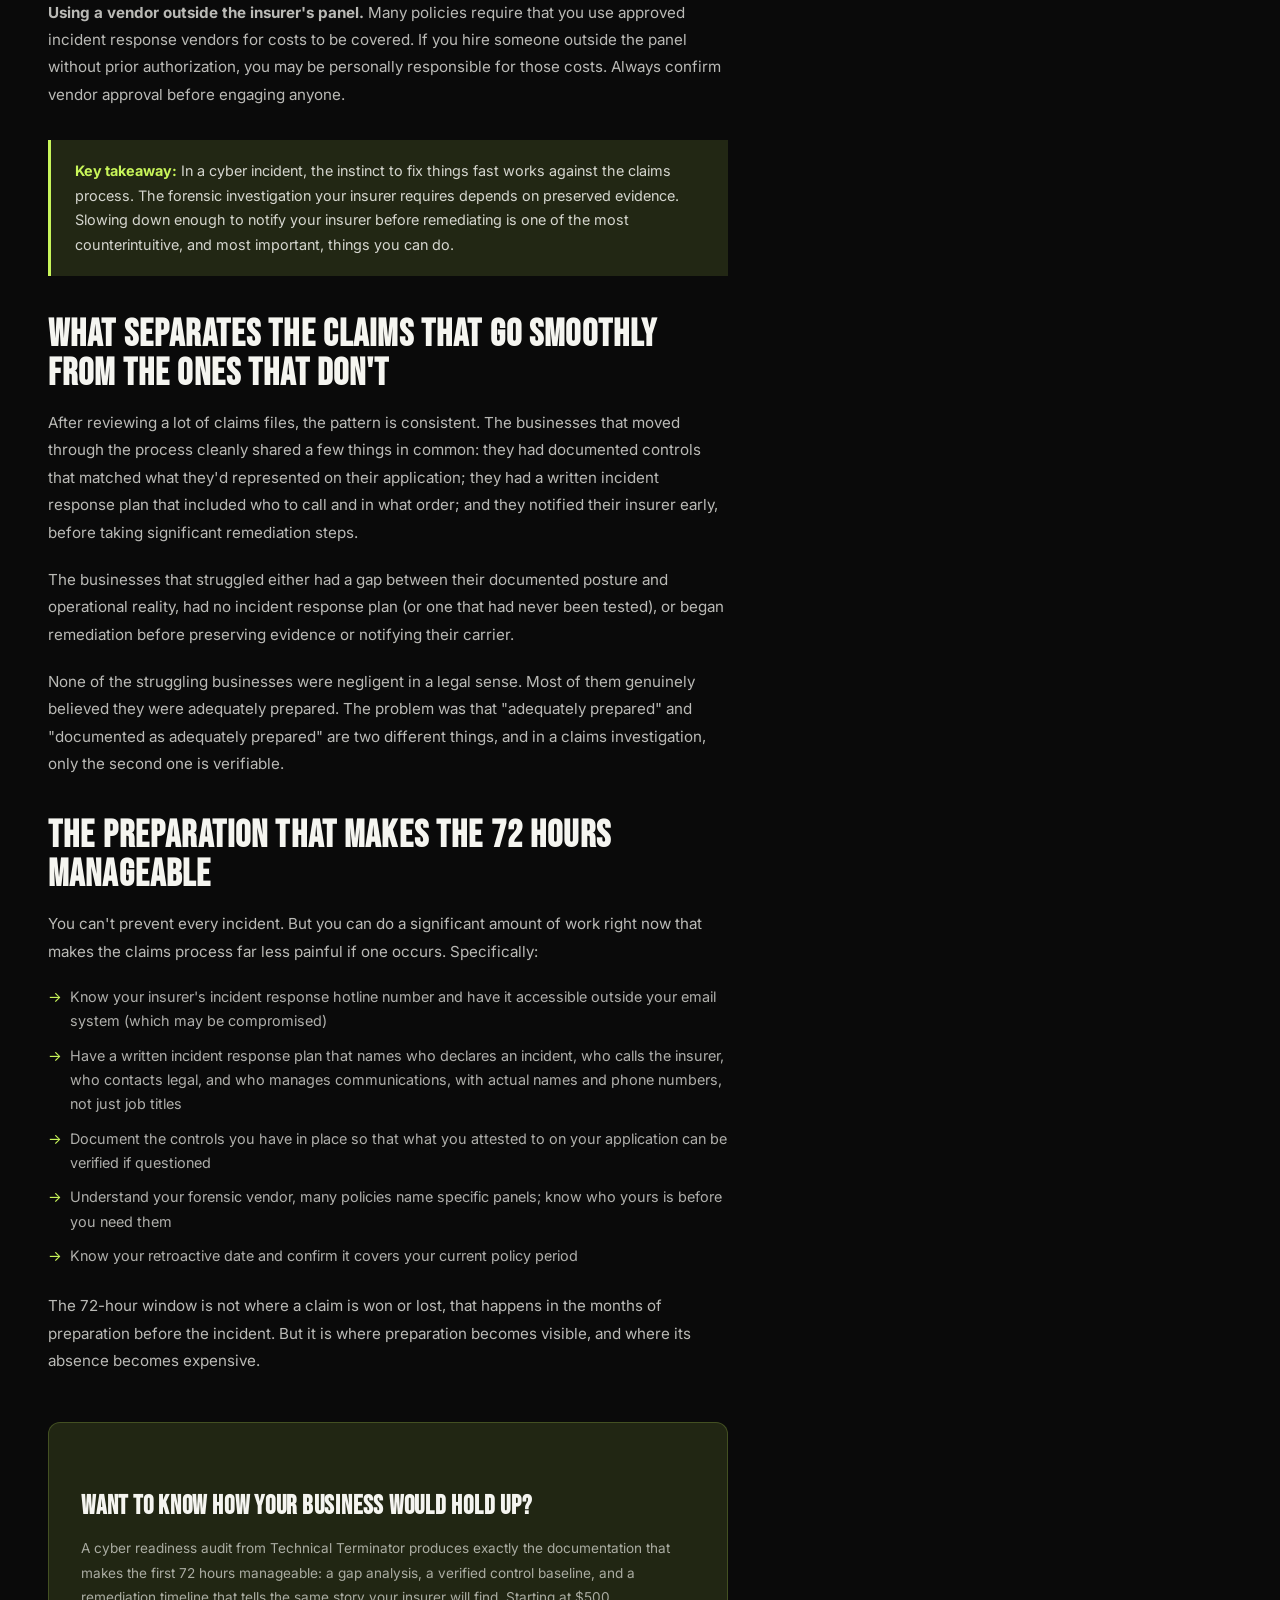
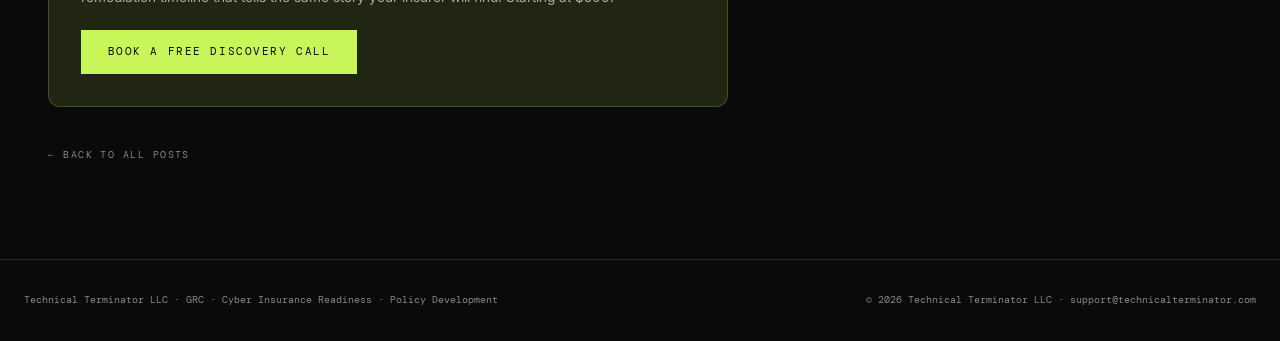
<file: blog/posts/first-72-hours-cyber-claim.html>
<!DOCTYPE html>
<html lang="en">
<head>
<meta charset="UTF-8" />
<meta name="viewport" content="width=device-width, initial-scale=1.0, viewport-fit=cover" />

<title>What Happens in the First 72 Hours After You File a Cyber Claim — Technical Terminator</title>
<meta name="description" content="A former claims investigator explains exactly what insurers do in the first 72 hours after a cyber claim — and what can quietly sink your payout." />
<link rel="canonical" href="https://technicalterminator.com/blog/posts/first-72-hours-cyber-claim.html" />

<meta property="og:title" content="What Happens in the First 72 Hours After You File a Cyber Claim" />
<meta property="og:description" content="A former claims investigator explains exactly what insurers do in the first 72 hours after a cyber claim — and what can quietly sink your payout." />
<meta property="og:type" content="article" />
<meta property="og:url" content="https://technicalterminator.com/blog/posts/first-72-hours-cyber-claim.html" />
<meta name="twitter:card" content="summary" />

<link rel="icon" type="image/svg+xml" href="../../favicon.svg" />
<link rel="stylesheet" href="../../css/style.css" />

<script type="application/ld+json">
{
  "@context": "https://schema.org",
  "@type": "BlogPosting",
  "headline": "What Happens in the First 72 Hours After You File a Cyber Claim",
  "description": "A former claims investigator explains exactly what insurers do in the first 72 hours after a cyber claim and what can quietly sink your payout.",
  "datePublished": "2026-07-14",
  "author": {
    "@type": "Person",
    "name": "Sydney Dawson",
    "jobTitle": "Founder, Technical Terminator LLC"
  },
  "publisher": {
    "@type": "Organization",
    "name": "Technical Terminator LLC",
    "url": "https://technicalterminator.com"
  },
  "url": "https://technicalterminator.com/blog/posts/first-72-hours-cyber-claim.html",
  "keywords": ["cyber insurance claim", "cyber claim process", "cyber insurance investigation", "ransomware claim", "small business cyber insurance", "GRC", "Dallas Fort Worth"]
}
</script>
</head>
<body>

<nav>
  <a href="../../" class="nav-logo-wrap">
    <svg class="nav-icon" viewBox="0 0 80 80" fill="none" xmlns="http://www.w3.org/2000/svg" aria-hidden="true">
      <rect width="80" height="80" rx="12" fill="#c8f55a"/>
      <rect x="24" y="26" width="42" height="5.5" stroke="#0a0a0a" stroke-width="1.2" fill="none" opacity="0.4"/>
      <rect x="41.5" y="31.5" width="7" height="32" stroke="#0a0a0a" stroke-width="1.2" fill="none" opacity="0.4"/>
      <rect x="14" y="17" width="42" height="6.5" fill="#0a0a0a"/>
      <rect x="31.5" y="23.5" width="7" height="34" fill="#0a0a0a"/>
    </svg>
    <div class="nav-logo">Technical Terminator</div>
  </a>
  <ul class="nav-links">
    <li><a href="../../#services">Services</a></li>
    <li><a href="../../#pricing">Pricing</a></li>
    <li><a href="../../#faq">FAQ</a></li>
    <li><a href="../../#resources">Resources</a></li>
    <li><a href="/blog/" class="active">Blog</a></li>
    <li><a href="mailto:support@technicalterminator.com">Contact</a></li>
  </ul>
</nav>

<div class="post-hero">
  <a href="/blog/" class="back-link">← Back to Blog</a>
  <div class="post-meta">
    <span class="post-date">June 2026</span>
    <span class="post-tag">Adjuster Secrets</span>
  </div>
  <h1>What Happens in the First 72 Hours<br><em>After You File a Cyber Claim</em></h1>
</div>

<div class="post-body">

  <p>Most business owners who file a cyber claim have no idea what's happening on the other side of that phone call. They know they've had an incident. They know they have a policy. And they assume that once they report it, the insurer goes to work on their behalf.</p>

  <p>That assumption is mostly true, but incomplete in ways that matter. I spent years on the carrier side investigating cyber claims, and what I saw in those first 72 hours is not what most policyholders picture. Understanding this window (what happens, in what order, and why it matters) is one of the most practically useful things a business owner can know before they ever need to use their policy.</p>

  <h2>The Clock Starts Before You Hang Up</h2>

  <p>The moment you report a cyber incident, documentation begins. The intake call itself is logged. What you describe (when you noticed it, what systems are affected, what you've done so far) becomes part of the claims record. This isn't adversarial; it's procedural. But it means the framing of that first conversation carries real weight.</p>

  <p>If you've already begun recovery efforts before reporting (which is common, panic sets in, someone starts wiping and reinstalling), that information matters. It can affect the forensic investigation, the evidence available, and ultimately the scope of covered losses. The best practice is to notify your insurer as early as possible, even before you fully understand the scope of what happened.</p>

  <div class="post-callout">
    <strong>Adjuster's perspective:</strong> The businesses that fared best in claims were the ones that called their insurer early and asked "what should we do?" rather than calling after they'd already done it. Early notification preserves options. Late notification closes them.
  </div>

  <h2>What the Insurer Is Doing While You're in Crisis Mode</h2>

  <p>While your team is scrambling, the insurer has its own parallel process running. Here's what typically happens in roughly the order it happens:</p>

  <h3>1. A forensic investigator is assigned</h3>
  <p>Most cyber policies include access to a panel of pre-approved forensic vendors. Within hours of your report, one of those vendors is assigned to your claim. Their job is to determine the scope of the breach, how the attacker got in, what data was accessed or exfiltrated, and when the intrusion actually began. That last point matters more than most people expect, attackers are frequently inside a network for weeks or months before the incident becomes visible. If the breach predates your policy's retroactive date, coverage may be limited or excluded.</p>

  <h3>2. Your policy language is reviewed against the incident</h3>
  <p>A coverage analyst is simultaneously reviewing your policy to determine whether this specific incident falls within the covered triggers. Cyber policies are not blanket "something bad happened to our computers" coverage. They have defined triggers (data breach, ransomware, business interruption, social engineering) and the incident has to map to one of them. The analyst is also reviewing your sublimits, retention amounts, and any endorsements or exclusions that may apply.</p>

  <h3>3. Your application representations are pulled</h3>
  <p>This is the part most policyholders don't anticipate. The insurer pulls the application you submitted when you bought or renewed the policy and compares what you attested to against what the forensic investigator finds. Did you say MFA was enforced on all remote access? They'll verify it. Did you indicate you had endpoint detection in place? They'll check. A gap between what you said and what was actually deployed is one of the most common reasons claims get reduced or denied, not fraud, just optimistic paperwork that didn't reflect operational reality.</p>

  <h3>4. Ransomware response is evaluated separately</h3>
  <p>If ransomware is involved, there's an additional track running in parallel. The insurer (often through a specialized negotiation vendor) is assessing the threat actor, the ransom demand, and whether negotiation or payment is even warranted. If you have verified, restorable backups, that changes the calculus significantly. If your backups were also encrypted or destroyed (extremely common), the path forward looks very different. This assessment moves fast because ransomware attackers operate on their own timeline.</p>

  <h3>5. Legal and notification obligations are identified</h3>
  <p>Depending on what data was accessed, your insurer's legal panel will begin assessing your notification obligations. Every state has breach notification laws with specific timelines. If you handle health information, HIPAA applies. If you process payment cards, PCI DSS has its own requirements. The clock on some of these notifications starts running from the moment the breach is discovered, not from when you file the claim. Missing a notification deadline is a separate liability problem on top of the incident itself.</p>

  <h2>What Can Go Wrong in This Window</h2>

  <p>The 72-hour period is where I saw the most consequential mistakes made, not by bad actors, but by well-meaning businesses doing the wrong thing under pressure.</p>

  <p><strong>Overwriting evidence during recovery.</strong> When a server is wiped and rebuilt, the forensic evidence of how the attacker got in and what they accessed goes with it. Insurers need that evidence to validate the claim. IT teams that move straight to remediation without forensic preservation create a gap that's very hard to close later.</p>

  <p><strong>Communicating externally before notifying legal.</strong> Sending an email to customers, posting on social media, or even discussing the incident with vendors before your insurer's legal panel is involved can create additional liability or conflict with their guidance on what to disclose and when.</p>

  <p><strong>Using a vendor outside the insurer's panel.</strong> Many policies require that you use approved incident response vendors for costs to be covered. If you hire someone outside the panel without prior authorization, you may be personally responsible for those costs. Always confirm vendor approval before engaging anyone.</p>

  <div class="post-callout">
    <strong>Key takeaway:</strong> In a cyber incident, the instinct to fix things fast works against the claims process. The forensic investigation your insurer requires depends on preserved evidence. Slowing down enough to notify your insurer before remediating is one of the most counterintuitive, and most important, things you can do.
  </div>

  <h2>What Separates the Claims That Go Smoothly From the Ones That Don't</h2>

  <p>After reviewing a lot of claims files, the pattern is consistent. The businesses that moved through the process cleanly shared a few things in common: they had documented controls that matched what they'd represented on their application; they had a written incident response plan that included who to call and in what order; and they notified their insurer early, before taking significant remediation steps.</p>

  <p>The businesses that struggled either had a gap between their documented posture and operational reality, had no incident response plan (or one that had never been tested), or began remediation before preserving evidence or notifying their carrier.</p>

  <p>None of the struggling businesses were negligent in a legal sense. Most of them genuinely believed they were adequately prepared. The problem was that "adequately prepared" and "documented as adequately prepared" are two different things, and in a claims investigation, only the second one is verifiable.</p>

  <h2>The Preparation That Makes the 72 Hours Manageable</h2>

  <p>You can't prevent every incident. But you can do a significant amount of work right now that makes the claims process far less painful if one occurs. Specifically:</p>

  <ul>
    <li>Know your insurer's incident response hotline number and have it accessible outside your email system (which may be compromised)</li>
    <li>Have a written incident response plan that names who declares an incident, who calls the insurer, who contacts legal, and who manages communications, with actual names and phone numbers, not just job titles</li>
    <li>Document the controls you have in place so that what you attested to on your application can be verified if questioned</li>
    <li>Understand your forensic vendor, many policies name specific panels; know who yours is before you need them</li>
    <li>Know your retroactive date and confirm it covers your current policy period</li>
  </ul>

  <p>The 72-hour window is not where a claim is won or lost, that happens in the months of preparation before the incident. But it is where preparation becomes visible, and where its absence becomes expensive.</p>

  <div class="post-cta">
    <h3>Want to Know How Your Business Would Hold Up?</h3>
    <p>A cyber readiness audit from Technical Terminator produces exactly the documentation that makes the first 72 hours manageable: a gap analysis, a verified control baseline, and a remediation timeline that tells the same story your insurer will find. Starting at $500.</p>
    <a href="mailto:support@technicalterminator.com?subject=Cyber%20Readiness%20Audit%20Inquiry" class="btn">Book a Free Discovery Call</a>
  </div>

  <a href="/blog/" class="back-link" style="margin-top:2.5rem;">← Back to all posts</a>

</div>

<footer>
  <span>Technical Terminator LLC · GRC · Cyber Insurance Readiness · Policy Development</span>
  <span>© 2026 Technical Terminator LLC · <a href="mailto:support@technicalterminator.com">support@technicalterminator.com</a></span>
</footer>

</body>
</html>
</file>
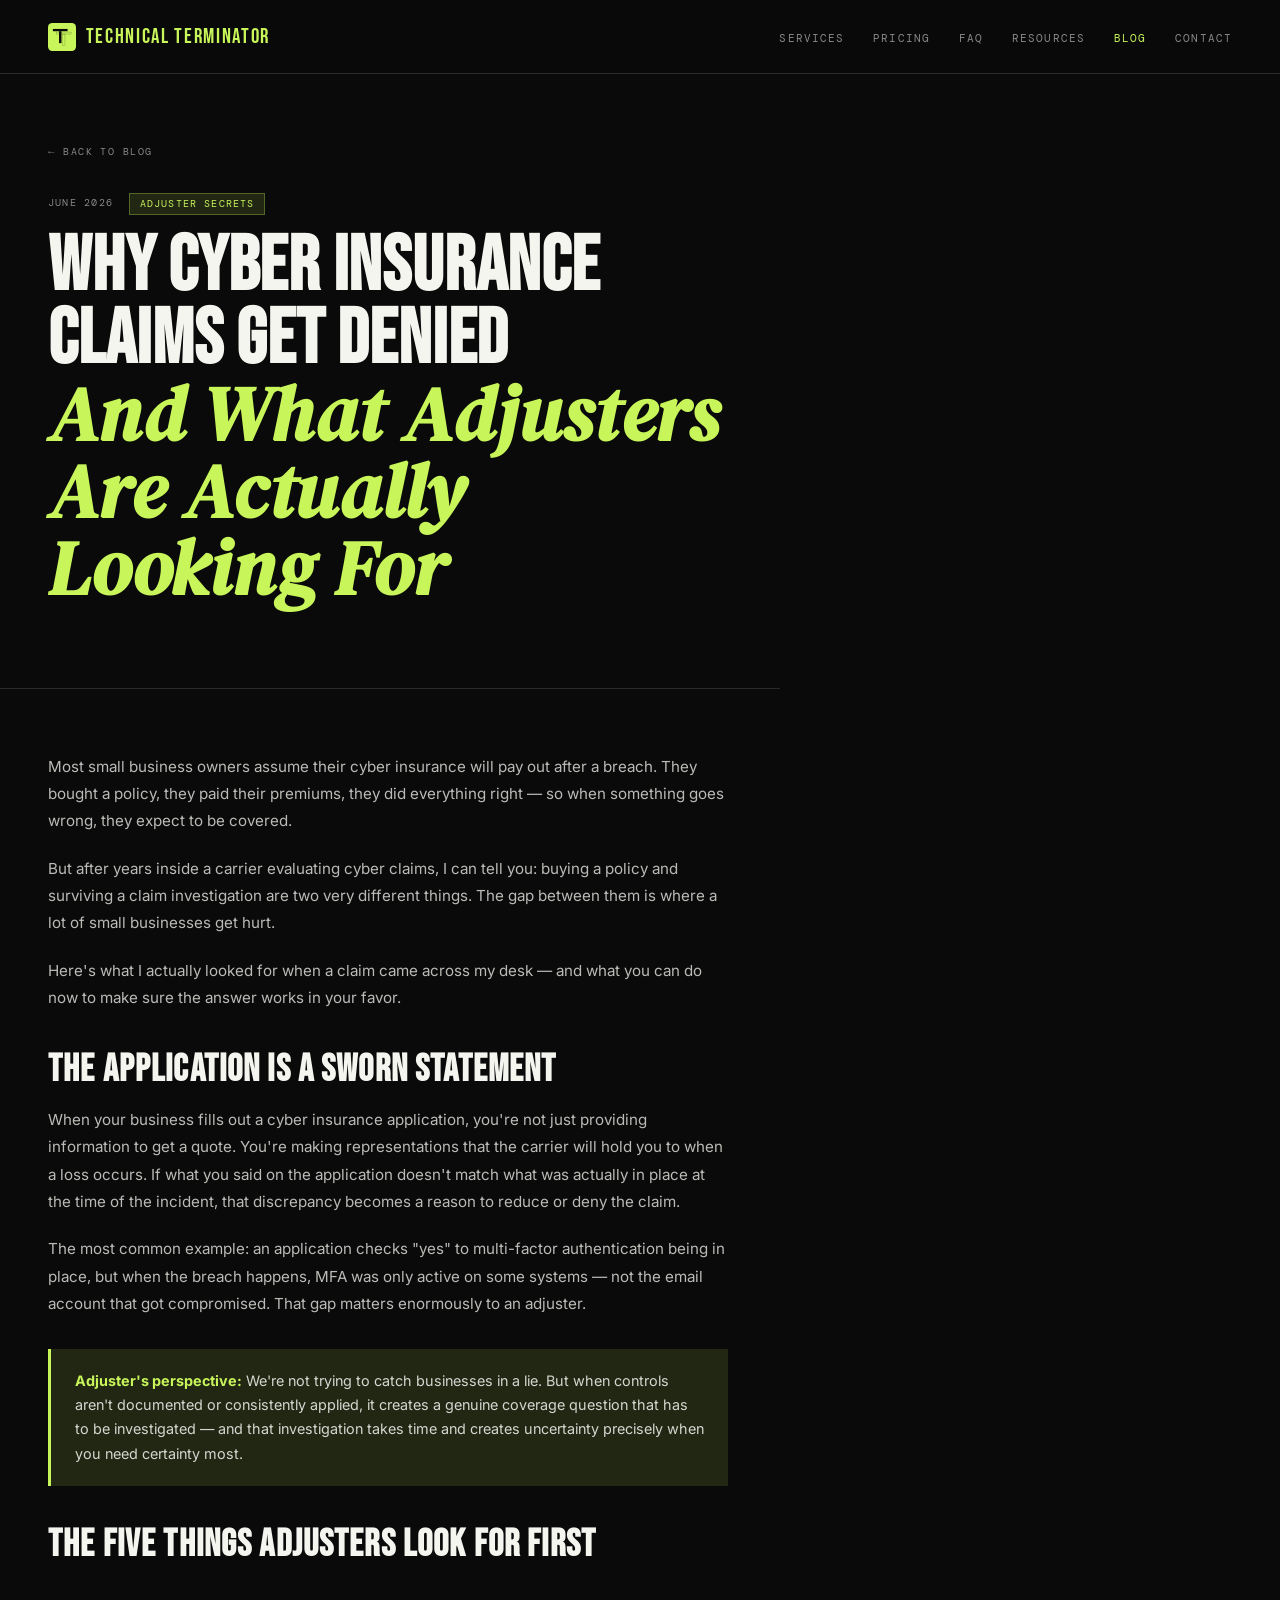
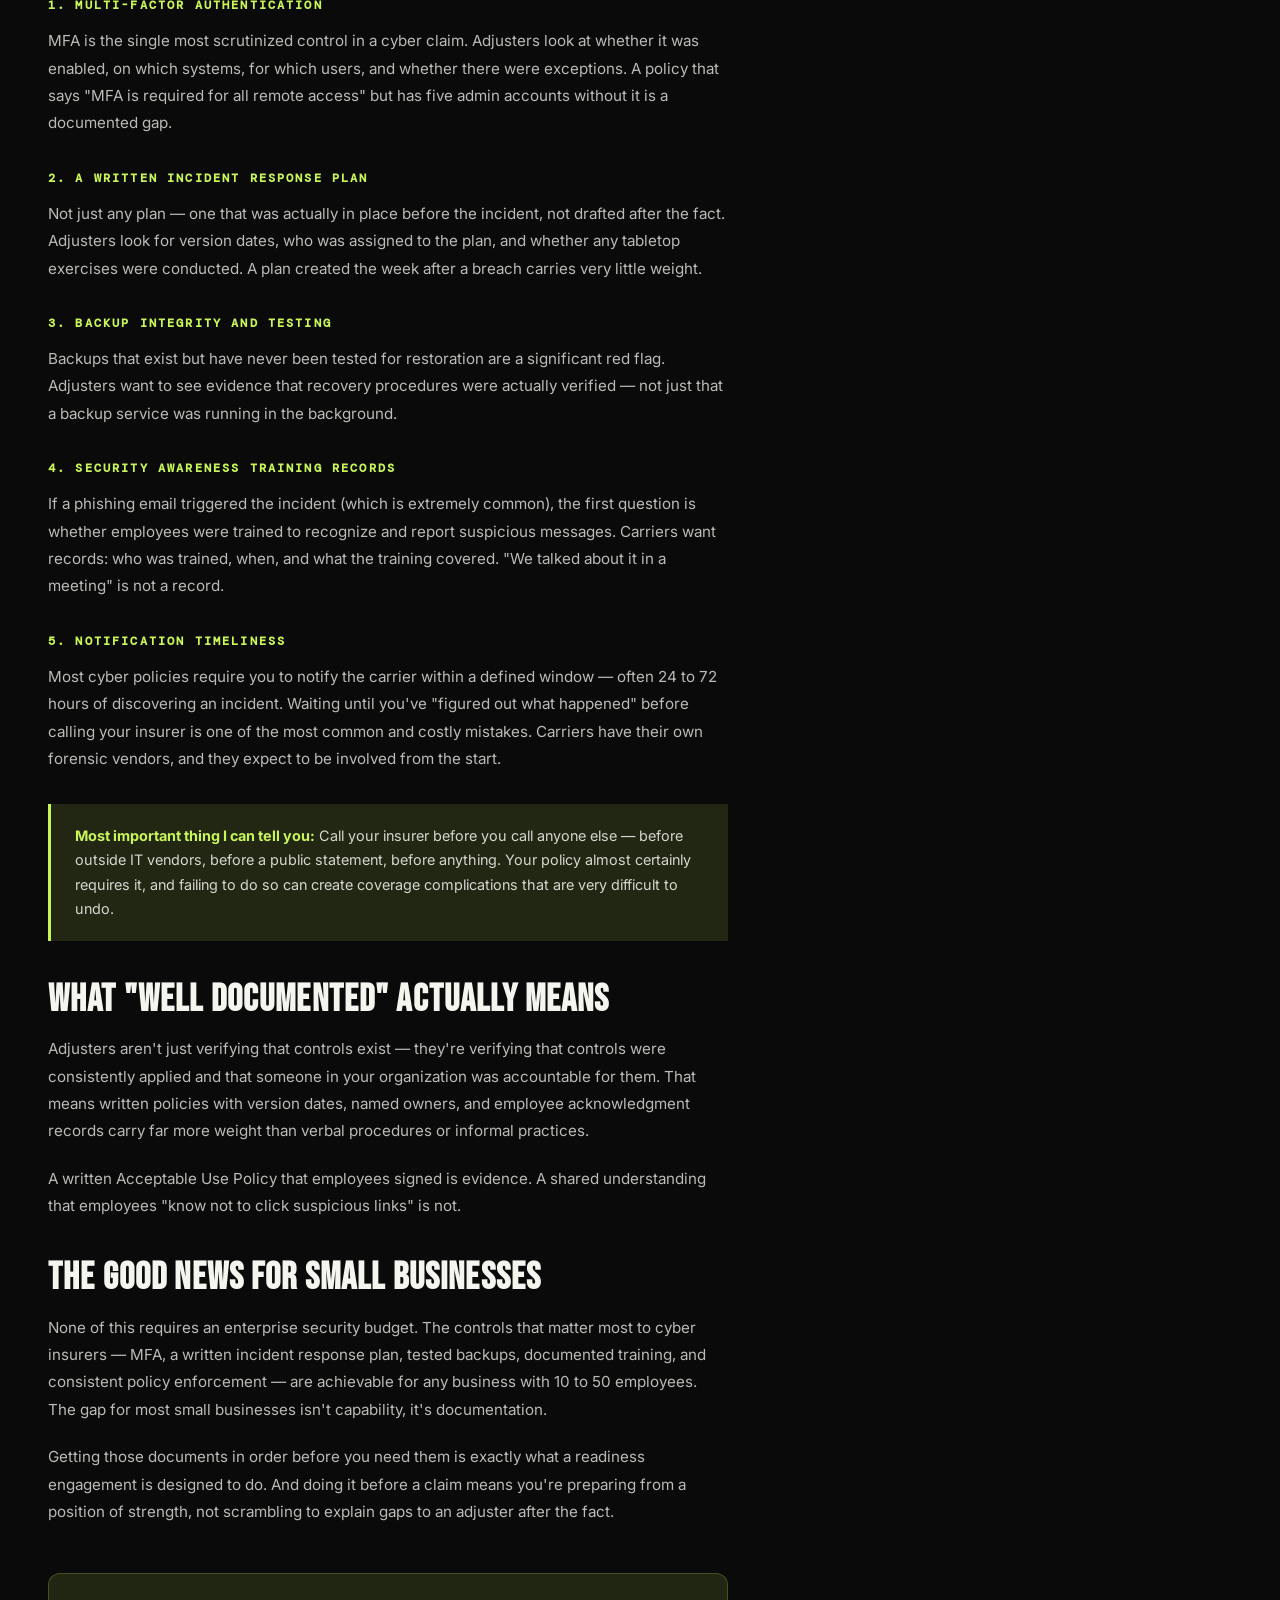
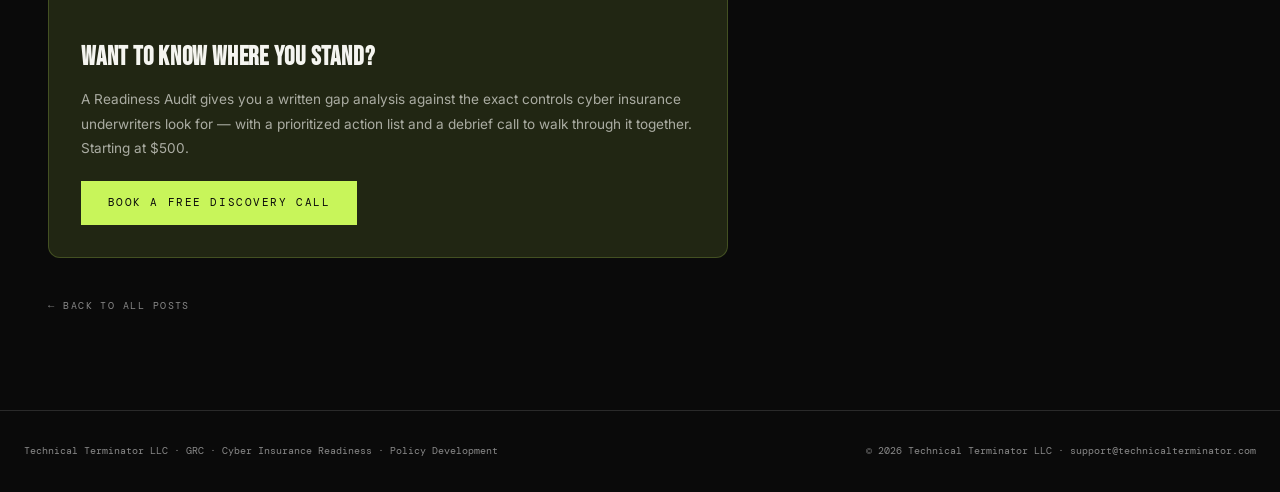
<file: blog/posts/why-cyber-insurance-claims-get-denied.html>
<!DOCTYPE html>
<html lang="en">
<head>
<meta charset="UTF-8" />
<meta name="viewport" content="width=device-width, initial-scale=1.0, viewport-fit=cover" />
<title>Why Cyber Insurance Claims Get Denied — Technical Terminator</title>
<meta name="description" content="A former insurance claims investigator explains the real reasons cyber insurance claims are reduced or denied — and what small businesses can do before it happens to them." />
<link rel="canonical" href="https://technicalterminator.com/blog/posts/why-cyber-insurance-claims-get-denied.html" />

<meta property="og:title" content="Why Cyber Insurance Claims Get Denied (And What Adjusters Are Actually Looking For)" />
<meta property="og:description" content="A former insurance claims investigator explains the real reasons cyber insurance claims are reduced or denied — and what DFW small businesses can do before it happens to them." />
<meta property="og:type" content="article" />
<meta property="og:url" content="https://technicalterminator.com/blog/posts/why-cyber-insurance-claims-get-denied.html" />
<meta name="twitter:card" content="summary" />

<link rel="icon" type="image/svg+xml" href="../../favicon.svg" />
<link rel="stylesheet" href="../../css/style.css" />

<script type="application/ld+json">
{
  "@context": "https://schema.org",
  "@type": "BlogPosting",
  "headline": "Why Cyber Insurance Claims Get Denied (And What Adjusters Are Actually Looking For)",
  "description": "A former insurance claims investigator explains the real reasons cyber insurance claims are reduced or denied, and what small businesses can do to protect themselves.",
  "datePublished": "2026-06-14",
  "author": {
    "@type": "Person",
    "name": "Sydney Dawson",
    "jobTitle": "Founder, Technical Terminator LLC"
  },
  "publisher": {
    "@type": "Organization",
    "name": "Technical Terminator LLC",
    "url": "https://technicalterminator.com"
  },
  "url": "https://technicalterminator.com/blog/posts/why-cyber-insurance-claims-get-denied.html",
  "keywords": ["cyber insurance", "claim denial", "GRC", "small business", "Dallas Fort Worth", "cyber readiness"]
}
</script>
</head>
<body>

<nav>
  <a href="../../" class="nav-logo-wrap">
    <svg class="nav-icon" viewBox="0 0 80 80" fill="none" xmlns="http://www.w3.org/2000/svg" aria-hidden="true">
      <rect width="80" height="80" rx="12" fill="#c8f55a"/>
      <rect x="24" y="26" width="42" height="5.5" stroke="#0a0a0a" stroke-width="1.2" fill="none" opacity="0.4"/>
      <rect x="41.5" y="31.5" width="7" height="32" stroke="#0a0a0a" stroke-width="1.2" fill="none" opacity="0.4"/>
      <rect x="14" y="17" width="42" height="6.5" fill="#0a0a0a"/>
      <rect x="31.5" y="23.5" width="7" height="34" fill="#0a0a0a"/>
    </svg>
    <div class="nav-logo">Technical Terminator</div>
  </a>
  <ul class="nav-links">
    <li><a href="../../#services">Services</a></li>
    <li><a href="../../#pricing">Pricing</a></li>
    <li><a href="../../#faq">FAQ</a></li>
    <li><a href="../../#resources">Resources</a></li>
    <li><a href="/blog/" class="active">Blog</a></li>
    <li><a href="mailto:support@technicalterminator.com">Contact</a></li>
  </ul>
</nav>

<div class="post-hero">
  <a href="/blog/" class="back-link">← Back to Blog</a>
  <div class="post-meta">
    <span class="post-date">June 2026</span>
    <span class="post-tag">Adjuster Secrets</span>
  </div>
  <h1>Why Cyber Insurance Claims Get Denied<br><em>And What Adjusters Are Actually Looking For</em></h1>
</div>

<div class="post-body">

  <p>Most small business owners assume their cyber insurance will pay out after a breach. They bought a policy, they paid their premiums, they did everything right — so when something goes wrong, they expect to be covered.</p>

  <p>But after years inside a carrier evaluating cyber claims, I can tell you: buying a policy and surviving a claim investigation are two very different things. The gap between them is where a lot of small businesses get hurt.</p>

  <p>Here's what I actually looked for when a claim came across my desk — and what you can do now to make sure the answer works in your favor.</p>

  <h2>The Application Is a Sworn Statement</h2>

  <p>When your business fills out a cyber insurance application, you're not just providing information to get a quote. You're making representations that the carrier will hold you to when a loss occurs. If what you said on the application doesn't match what was actually in place at the time of the incident, that discrepancy becomes a reason to reduce or deny the claim.</p>

  <p>The most common example: an application checks "yes" to multi-factor authentication being in place, but when the breach happens, MFA was only active on some systems — not the email account that got compromised. That gap matters enormously to an adjuster.</p>

  <div class="post-callout">
    <strong>Adjuster's perspective:</strong> We're not trying to catch businesses in a lie. But when controls aren't documented or consistently applied, it creates a genuine coverage question that has to be investigated — and that investigation takes time and creates uncertainty precisely when you need certainty most.
  </div>

  <h2>The Five Things Adjusters Look for First</h2>

  <h3>1. Multi-Factor Authentication</h3>
  <p>MFA is the single most scrutinized control in a cyber claim. Adjusters look at whether it was enabled, on which systems, for which users, and whether there were exceptions. A policy that says "MFA is required for all remote access" but has five admin accounts without it is a documented gap.</p>

  <h3>2. A Written Incident Response Plan</h3>
  <p>Not just any plan — one that was actually in place before the incident, not drafted after the fact. Adjusters look for version dates, who was assigned to the plan, and whether any tabletop exercises were conducted. A plan created the week after a breach carries very little weight.</p>

  <h3>3. Backup Integrity and Testing</h3>
  <p>Backups that exist but have never been tested for restoration are a significant red flag. Adjusters want to see evidence that recovery procedures were actually verified — not just that a backup service was running in the background.</p>

  <h3>4. Security Awareness Training Records</h3>
  <p>If a phishing email triggered the incident (which is extremely common), the first question is whether employees were trained to recognize and report suspicious messages. Carriers want records: who was trained, when, and what the training covered. "We talked about it in a meeting" is not a record.</p>

  <h3>5. Notification Timeliness</h3>
  <p>Most cyber policies require you to notify the carrier within a defined window — often 24 to 72 hours of discovering an incident. Waiting until you've "figured out what happened" before calling your insurer is one of the most common and costly mistakes. Carriers have their own forensic vendors, and they expect to be involved from the start.</p>

  <div class="post-callout">
    <strong>Most important thing I can tell you:</strong> Call your insurer before you call anyone else — before outside IT vendors, before a public statement, before anything. Your policy almost certainly requires it, and failing to do so can create coverage complications that are very difficult to undo.
  </div>

  <h2>What "Well Documented" Actually Means</h2>

  <p>Adjusters aren't just verifying that controls exist — they're verifying that controls were consistently applied and that someone in your organization was accountable for them. That means written policies with version dates, named owners, and employee acknowledgment records carry far more weight than verbal procedures or informal practices.</p>

  <p>A written Acceptable Use Policy that employees signed is evidence. A shared understanding that employees "know not to click suspicious links" is not.</p>

  <h2>The Good News for Small Businesses</h2>

  <p>None of this requires an enterprise security budget. The controls that matter most to cyber insurers — MFA, a written incident response plan, tested backups, documented training, and consistent policy enforcement — are achievable for any business with 10 to 50 employees. The gap for most small businesses isn't capability, it's documentation.</p>

  <p>Getting those documents in order before you need them is exactly what a readiness engagement is designed to do. And doing it before a claim means you're preparing from a position of strength, not scrambling to explain gaps to an adjuster after the fact.</p>

  <div class="post-cta">
    <h3>Want to Know Where You Stand?</h3>
    <p>A Readiness Audit gives you a written gap analysis against the exact controls cyber insurance underwriters look for — with a prioritized action list and a debrief call to walk through it together. Starting at $500.</p>
    <a href="mailto:support@technicalterminator.com?subject=Readiness Audit Inquiry" class="btn">Book a Free Discovery Call</a>
  </div>

  <a href="/blog/" class="back-link" style="margin-top:2.5rem;">← Back to all posts</a>

</div>

<footer>
  <span>Technical Terminator LLC · GRC · Cyber Insurance Readiness · Policy Development</span>
  <span>© 2026 Technical Terminator LLC · <a href="mailto:support@technicalterminator.com">support@technicalterminator.com</a></span>
</footer>

</body>
</html>
</file>
<file: css/style.css>
/* ============================================================
   Technical Terminator LLC — Shared Stylesheet
   technicalterminator.com
   ============================================================ */

@import url('https://fonts.googleapis.com/css2?family=Bebas+Neue&family=DM+Serif+Display:ital@0;1&family=DM+Mono:wght@400;500&family=Inter:wght@300;400;500;600;700&display=swap');

/* ===== RESET & ROOT ===== */
* {
  margin: 0;
  padding: 0;
  box-sizing: border-box;
}

:root {
  --black: #0a0a0a;
  --off-black: #111111;
  --card: #161616;
  --border: #2a2a2a;
  --accent: #c8f55a;
  --accent-dim: rgba(200,245,90,0.12);
  --accent-mid: rgba(200,245,90,0.25);
  --white: #f5f5f0;
  --muted: #888;
  --serif: 'DM Serif Display', serif;
  --display: 'Bebas Neue', sans-serif;
  --mono: 'DM Mono', monospace;
  --body: 'Inter', sans-serif;
}

body {
  background: var(--black);
  color: var(--white);
  font-family: var(--body);
  font-size: 16px;
  line-height: 1.6;
  -webkit-font-smoothing: antialiased;
}

/* ===== NAV ===== */
nav {
  position: fixed;
  top: 0;
  left: 0;
  right: 0;
  z-index: 100;
  display: flex;
  align-items: center;
  justify-content: space-between;
  padding: 1rem 1.5rem;
  background: rgba(10, 10, 10, 0.94);
  backdrop-filter: blur(12px);
  border-bottom: 1px solid var(--border);
}

.nav-logo-wrap {
  display: flex;
  align-items: center;
  gap: 0.6rem;
  text-decoration: none;
}

.nav-icon {
  width: 28px;
  height: 28px;
  flex-shrink: 0;
}

.nav-logo {
  font-family: var(--display);
  font-size: 1.3rem;
  letter-spacing: 0.08em;
  color: var(--accent);
}

.nav-links {
  display: flex;
  gap: 1rem;
  list-style: none;
  flex-wrap: wrap;
  justify-content: flex-end;
}

.nav-links a {
  font-family: var(--mono);
  font-size: 0.7rem;
  letter-spacing: 0.1em;
  text-transform: uppercase;
  color: var(--muted);
  text-decoration: none;
  transition: color 0.2s;
  white-space: nowrap;
}

.nav-links a:hover,
.nav-links a.active {
  color: var(--accent);
}

/* ===== BUTTONS ===== */
.btn {
  display: inline-block;
  padding: 0.75rem 1.6rem;
  font-family: var(--mono);
  font-size: 0.7rem;
  letter-spacing: 0.14em;
  text-transform: uppercase;
  text-decoration: none;
  border: 1px solid var(--accent);
  color: var(--black);
  background: var(--accent);
  transition: all 0.2s;
  cursor: pointer;
  text-align: center;
}

.btn:hover {
  background: transparent;
  color: var(--accent);
}

.btn-ghost {
  background: transparent;
  color: var(--white);
  border-color: var(--border);
}

.btn-ghost:hover {
  border-color: var(--white);
  color: var(--white);
}

/* ===== SECTIONS ===== */
section {
  padding: 4rem 1.5rem;
}

.section-label {
  font-family: var(--mono);
  font-size: 0.7rem;
  letter-spacing: 0.2em;
  text-transform: uppercase;
  color: var(--accent);
  margin-bottom: 1rem;
}

h2 {
  font-family: var(--display);
  font-size: clamp(2.2rem, 5vw, 4.5rem);
  line-height: 1;
  letter-spacing: 0.02em;
  margin-bottom: 1.5rem;
}

h2 em {
  font-family: var(--serif);
  font-style: italic;
}

/* ===== EDGE STRIP ===== */
.edge {
  background: var(--accent);
  color: var(--black);
  padding: 1.5rem 1.5rem;
}

.edge-inner {
  display: flex;
  align-items: center;
  justify-content: center;
  flex-wrap: wrap;
  gap: 1rem;
}

.edge-items {
  display: flex;
  gap: 1.2rem;
  flex-wrap: wrap;
  justify-content: center;
}

.edge-item {
  display: flex;
  align-items: center;
  gap: 0.5rem;
  font-family: var(--mono);
  font-size: 0.7rem;
  font-weight: 500;
  letter-spacing: 0.08em;
  text-transform: uppercase;
  color: var(--black);
}

.edge-item::before {
  content: '✓';
  font-weight: 700;
}

/* ===== GRIDS ===== */
.why-grid,
.tier-grid,
.who-grid,
.process-steps,
.addon-grid {
  display: grid;
  grid-template-columns: 1fr;
  gap: 1px;
  background: var(--border);
  margin-top: 2rem;
}

.why-card,
.tier-card,
.who-card,
.step,
.addon {
  background: var(--off-black);
  padding: 2rem 1.5rem;
  transition: background 0.2s;
}

.tier-card {
  background: var(--card);
}

.tier-card.featured {
  background: var(--accent-dim);
  border: 1px solid rgba(200, 245, 90, 0.3);
}

/* ===== WHY CARDS ===== */
.why-num {
  font-family: var(--display);
  font-size: 3rem;
  color: var(--border);
  line-height: 1;
  margin-bottom: 1rem;
}

/* ===== TIER CARDS ===== */
.tier-tag {
  font-family: var(--mono);
  font-size: 0.6rem;
  letter-spacing: 0.15em;
  text-transform: uppercase;
  color: var(--accent);
}

.tier-card h3 {
  font-family: var(--display);
  font-size: 1.8rem;
  letter-spacing: 0.04em;
  margin: 0.25rem 0 0.5rem;
}

.tier-price {
  font-family: var(--display);
  font-size: 2.8rem;
  color: var(--accent);
  line-height: 1;
}

.tier-period {
  font-family: var(--mono);
  font-size: 0.7rem;
  color: var(--muted);
}

.tier-desc {
  font-size: 0.8rem;
  color: var(--muted);
  margin: 1rem 0 1.2rem;
  border-top: 1px solid var(--border);
  padding-top: 1rem;
}

.tier-list {
  list-style: none;
  display: flex;
  flex-direction: column;
  gap: 0.6rem;
  margin-bottom: 2rem;
}

.tier-list li {
  font-size: 0.8rem;
  color: rgba(245, 245, 240, 0.7);
  padding-left: 1.2rem;
  position: relative;
}

.tier-list li::before {
  content: '→';
  position: absolute;
  left: 0;
  color: var(--accent);
}

/* ===== ADD-ONS ===== */
.addon {
  display: flex;
  justify-content: space-between;
  align-items: center;
  flex-wrap: wrap;
  gap: 0.8rem;
}

.addon-name {
  font-size: 0.9rem;
  font-weight: 500;
}

.addon-sub {
  font-size: 0.7rem;
  color: var(--muted);
  margin-top: 0.2rem;
}

.addon-price {
  font-family: var(--mono);
  font-size: 0.8rem;
  color: var(--accent);
  white-space: nowrap;
}

/* ===== PROCESS ===== */
.step-num {
  font-family: var(--display);
  font-size: 3rem;
  color: var(--border);
  line-height: 1;
}

/* ===== WHO ICONS ===== */
.who-icon-svg {
  width: 2.2rem;
  height: 2.2rem;
  margin-bottom: 1rem;
  stroke: var(--accent);
  stroke-width: 1.5;
  fill: none;
  stroke-linecap: round;
  stroke-linejoin: round;
}

/* ===== TABLES ===== */
.doc-table-wrapper {
  width: 100%;
  overflow-x: auto;
  -webkit-overflow-scrolling: touch;
  margin: 1rem 0;
  border-radius: 8px;
}

.doc-table {
  width: 100%;
  border-collapse: collapse;
  font-size: 0.8rem;
  min-width: 560px;
}

.doc-table th,
.doc-table td {
  padding: 0.7rem 0.9rem;
  border: 1px solid var(--border);
  text-align: left;
  vertical-align: top;
  color: rgba(245, 245, 240, 0.75);
}

.doc-table th {
  background: var(--off-black);
  font-family: var(--mono);
  font-size: 0.65rem;
  letter-spacing: 0.1em;
  text-transform: uppercase;
  color: var(--muted);
}

.doc-table tr:hover td {
  background: rgba(255, 255, 255, 0.02);
}

.risk-critical { color: #ff5f5f; font-weight: 600; }
.risk-high     { color: #ffaa3c; font-weight: 600; }
.risk-medium   { color: #ffd166; font-weight: 500; }
.risk-low      { color: var(--accent); font-weight: 500; }

/* ===== RESOURCES / TABS ===== */
.resources {
  background: var(--black);
}

.resources-intro {
  max-width: 640px;
  margin-bottom: 2rem;
}

.doc-tabs {
  display: flex;
  gap: 0.25rem;
  border-bottom: 1px solid var(--border);
  margin-bottom: 2rem;
  overflow-x: auto;
  flex-wrap: nowrap;
  scrollbar-width: thin;
}

.doc-tab {
  font-family: var(--mono);
  font-size: 0.7rem;
  letter-spacing: 0.12em;
  text-transform: uppercase;
  padding: 0.7rem 1.2rem;
  color: var(--muted);
  cursor: pointer;
  background: transparent;
  border: none;
  border-bottom: 2px solid transparent;
  white-space: nowrap;
  transition: all 0.2s;
}

.doc-tab:hover  { color: var(--white); }
.doc-tab.active { color: var(--accent); border-bottom-color: var(--accent); }

.doc-panel        { display: none; }
.doc-panel.active { display: block; }

.doc-card {
  background: var(--card);
  border: 1px solid var(--border);
  border-radius: 12px;
  overflow: hidden;
  width: 100%;
}

.doc-header {
  display: flex;
  flex-wrap: wrap;
  justify-content: space-between;
  align-items: flex-start;
  gap: 1rem;
  padding: 1.5rem;
  border-bottom: 1px solid var(--border);
}

.doc-meta {
  display: flex;
  flex-direction: column;
  gap: 0.4rem;
}

.doc-badge {
  font-family: var(--mono);
  font-size: 0.6rem;
  letter-spacing: 0.15em;
  text-transform: uppercase;
  padding: 0.2rem 0.7rem;
  background: var(--accent-dim);
  color: var(--accent);
  border: 1px solid rgba(200, 245, 90, 0.3);
  display: inline-block;
  width: fit-content;
}

.doc-title {
  font-family: var(--display);
  font-size: 1.4rem;
  letter-spacing: 0.04em;
  line-height: 1.2;
}

.doc-client {
  font-size: 0.75rem;
  color: var(--muted);
  font-family: var(--mono);
}

.doc-version {
  font-family: var(--mono);
  font-size: 0.7rem;
  color: var(--muted);
  text-align: right;
}

.doc-body         { padding: 1.5rem; }
.doc-section      { margin-bottom: 2rem; }

.doc-section-title {
  font-family: var(--mono);
  font-size: 0.68rem;
  letter-spacing: 0.18em;
  text-transform: uppercase;
  color: var(--accent);
  padding-bottom: 0.5rem;
  border-bottom: 1px solid var(--border);
  margin-bottom: 1rem;
}

.doc-highlight {
  background: var(--accent-dim);
  border-left: 3px solid var(--accent);
  padding: 1rem;
  font-size: 0.85rem;
  margin: 1rem 0;
}

.doc-ol, .doc-ul {
  list-style: none;
  padding-left: 0;
}

.doc-ol li,
.doc-ul li {
  font-size: 0.85rem;
  margin-bottom: 0.75rem;
  padding-left: 1.4rem;
  position: relative;
  line-height: 1.65;
  color: rgba(245, 245, 240, 0.75);
}

.doc-ul li::before {
  content: '→';
  position: absolute;
  left: 0;
  color: var(--accent);
}

.doc-ol li .step-n {
  font-family: var(--mono);
  font-weight: 500;
  color: var(--accent);
  position: absolute;
  left: 0;
  top: 0;
}

/* ===== RESOURCE CTA ===== */
.resource-cta {
  margin-top: 2.5rem;
  padding: 2rem 1.5rem;
  background: var(--accent-dim);
  border: 1px solid rgba(200, 245, 90, 0.2);
  display: flex;
  flex-wrap: wrap;
  align-items: center;
  justify-content: space-between;
  gap: 1.5rem;
  border-radius: 12px;
}

/* ===== CTA SECTION ===== */
.cta-section {
  text-align: center;
}

/* ===== FOOTER ===== */
footer {
  padding: 2rem 1.5rem;
  border-top: 1px solid var(--border);
  display: flex;
  flex-direction: column;
  align-items: center;
  text-align: center;
  gap: 1rem;
  font-family: var(--mono);
  font-size: 0.65rem;
  color: var(--muted);
}

footer a {
  color: var(--muted);
  text-decoration: none;
  transition: color 0.2s;
}

footer a:hover {
  color: var(--accent);
}

/* ============================================================
   BLOG — Index & Post Pages
   ============================================================ */

/* Blog page hero */
.blog-hero {
  padding: 8rem 1.5rem 3rem;
  border-bottom: 1px solid var(--border);
}

.blog-hero p {
  max-width: 560px;
  color: rgba(245, 245, 240, 0.6);
  font-size: 0.95rem;
  margin-top: 1rem;
}

/* Post card grid */
.post-grid {
  display: grid;
  grid-template-columns: 1fr;
  gap: 1px;
  background: var(--border);
  margin-top: 2rem;
}

.post-card {
  background: var(--off-black);
  padding: 2rem 1.5rem;
  text-decoration: none;
  display: block;
  transition: background 0.2s;
  border-left: 3px solid transparent;
}

.post-card:hover {
  background: var(--card);
  border-left-color: var(--accent);
}

.post-meta {
  display: flex;
  align-items: center;
  gap: 1rem;
  margin-bottom: 0.75rem;
  flex-wrap: wrap;
}

.post-date {
  font-family: var(--mono);
  font-size: 0.65rem;
  letter-spacing: 0.12em;
  color: var(--muted);
  text-transform: uppercase;
}

.post-tag {
  font-family: var(--mono);
  font-size: 0.6rem;
  letter-spacing: 0.12em;
  text-transform: uppercase;
  padding: 0.15rem 0.6rem;
  border: 1px solid rgba(200, 245, 90, 0.3);
  color: var(--accent);
  background: var(--accent-dim);
}

.post-card h3 {
  font-family: var(--display);
  font-size: 1.6rem;
  letter-spacing: 0.03em;
  line-height: 1.1;
  color: var(--white);
  margin-bottom: 0.75rem;
}

.post-excerpt {
  font-size: 0.85rem;
  color: rgba(245, 245, 240, 0.6);
  line-height: 1.65;
  max-width: 680px;
}

.post-read-more {
  font-family: var(--mono);
  font-size: 0.65rem;
  letter-spacing: 0.12em;
  text-transform: uppercase;
  color: var(--accent);
  margin-top: 1rem;
  display: inline-block;
}

/* ===== BLOG POST (individual page) ===== */
.post-hero {
  padding: 8rem 1.5rem 3rem;
  border-bottom: 1px solid var(--border);
  max-width: 780px;
}

.post-hero h1 {
  font-family: var(--display);
  font-size: clamp(2.4rem, 6vw, 5rem);
  line-height: 0.95;
  letter-spacing: 0.01em;
  margin: 1rem 0;
}

.post-hero h1 em {
  font-family: var(--serif);
  font-style: italic;
  color: var(--accent);
}

.post-body {
  padding: 3rem 1.5rem;
  max-width: 780px;
}

.post-body h2 {
  font-family: var(--display);
  font-size: clamp(1.6rem, 3vw, 2.4rem);
  letter-spacing: 0.03em;
  margin: 2.5rem 0 1rem;
  color: var(--white);
}

.post-body h3 {
  font-family: var(--mono);
  font-size: 0.75rem;
  letter-spacing: 0.18em;
  text-transform: uppercase;
  color: var(--accent);
  margin: 2rem 0 0.75rem;
}

.post-body p {
  font-size: 0.95rem;
  color: rgba(245, 245, 240, 0.75);
  line-height: 1.8;
  margin-bottom: 1.25rem;
  max-width: 680px;
}

.post-body ul,
.post-body ol {
  padding-left: 0;
  list-style: none;
  margin-bottom: 1.5rem;
}

.post-body ul li,
.post-body ol li {
  font-size: 0.9rem;
  color: rgba(245, 245, 240, 0.7);
  padding-left: 1.4rem;
  position: relative;
  margin-bottom: 0.6rem;
  line-height: 1.7;
  max-width: 680px;
}

.post-body ul li::before {
  content: '→';
  position: absolute;
  left: 0;
  color: var(--accent);
}

.post-body ol {
  counter-reset: post-counter;
}

.post-body ol li::before {
  counter-increment: post-counter;
  content: counter(post-counter) '.';
  position: absolute;
  left: 0;
  color: var(--accent);
  font-family: var(--mono);
  font-size: 0.8rem;
}

.post-callout {
  background: var(--accent-dim);
  border-left: 3px solid var(--accent);
  padding: 1.2rem 1.5rem;
  margin: 2rem 0;
  font-size: 0.9rem;
  color: rgba(245, 245, 240, 0.85);
  line-height: 1.7;
  max-width: 680px;
}

.post-callout strong {
  color: var(--accent);
}

/* Post footer / CTA */
.post-cta {
  margin-top: 3rem;
  padding: 2rem;
  background: var(--accent-dim);
  border: 1px solid rgba(200, 245, 90, 0.2);
  border-radius: 12px;
  max-width: 680px;
}

.post-cta h3 {
  font-family: var(--display);
  font-size: 1.6rem;
  letter-spacing: 0.03em;
  margin-bottom: 0.5rem;
  color: var(--white);
}

.post-cta p {
  font-size: 0.85rem;
  color: rgba(245, 245, 240, 0.65);
  margin-bottom: 1.25rem;
}

.back-link {
  font-family: var(--mono);
  font-size: 0.65rem;
  letter-spacing: 0.14em;
  text-transform: uppercase;
  color: var(--muted);
  text-decoration: none;
  display: inline-flex;
  align-items: center;
  gap: 0.4rem;
  transition: color 0.2s;
  margin-bottom: 2rem;
  display: block;
}

.back-link:hover {
  color: var(--accent);
}

/* ============================================================
   MEDIA QUERIES
   ============================================================ */
@media (min-width: 640px) {
  nav { padding: 1.25rem 2rem; }
  .nav-links { gap: 1.8rem; }

  section { padding: 5rem 2rem; }
  .blog-hero,
  .post-hero { padding: 8rem 2rem 3rem; }
  .post-body  { padding: 3rem 2rem; }

  .why-grid,
  .who-grid,
  .process-steps { grid-template-columns: repeat(2, 1fr); }
  .tier-grid      { grid-template-columns: repeat(2, 1fr); }
  .addon-grid     { grid-template-columns: repeat(2, 1fr); }
  .post-grid      { grid-template-columns: repeat(2, 1fr); }

  .doc-header { padding: 2rem; }
  .doc-body   { padding: 2rem; }

  footer {
    flex-direction: row;
    justify-content: space-between;
    text-align: left;
  }
}

@media (min-width: 1024px) {
  nav     { padding: 1.25rem 3rem; }
  section { padding: 6rem 3rem; }
  .blog-hero,
  .post-hero { padding: 9rem 3rem 4rem; }
  .post-body  { padding: 4rem 3rem; }

  .tier-grid     { grid-template-columns: repeat(3, 1fr); }
  .why-grid      { grid-template-columns: repeat(2, 1fr); }
  .who-grid      { grid-template-columns: repeat(3, 1fr); }
  .process-steps { grid-template-columns: repeat(4, 1fr); }
  .post-grid     { grid-template-columns: repeat(3, 1fr); }

  .doc-title { font-size: 1.8rem; }
}

@media (max-width: 480px) {
  .tier-price { font-size: 2.2rem; }
  .btn {
    padding: 0.6rem 1.2rem;
    font-size: 0.65rem;
  }
}
</file>
